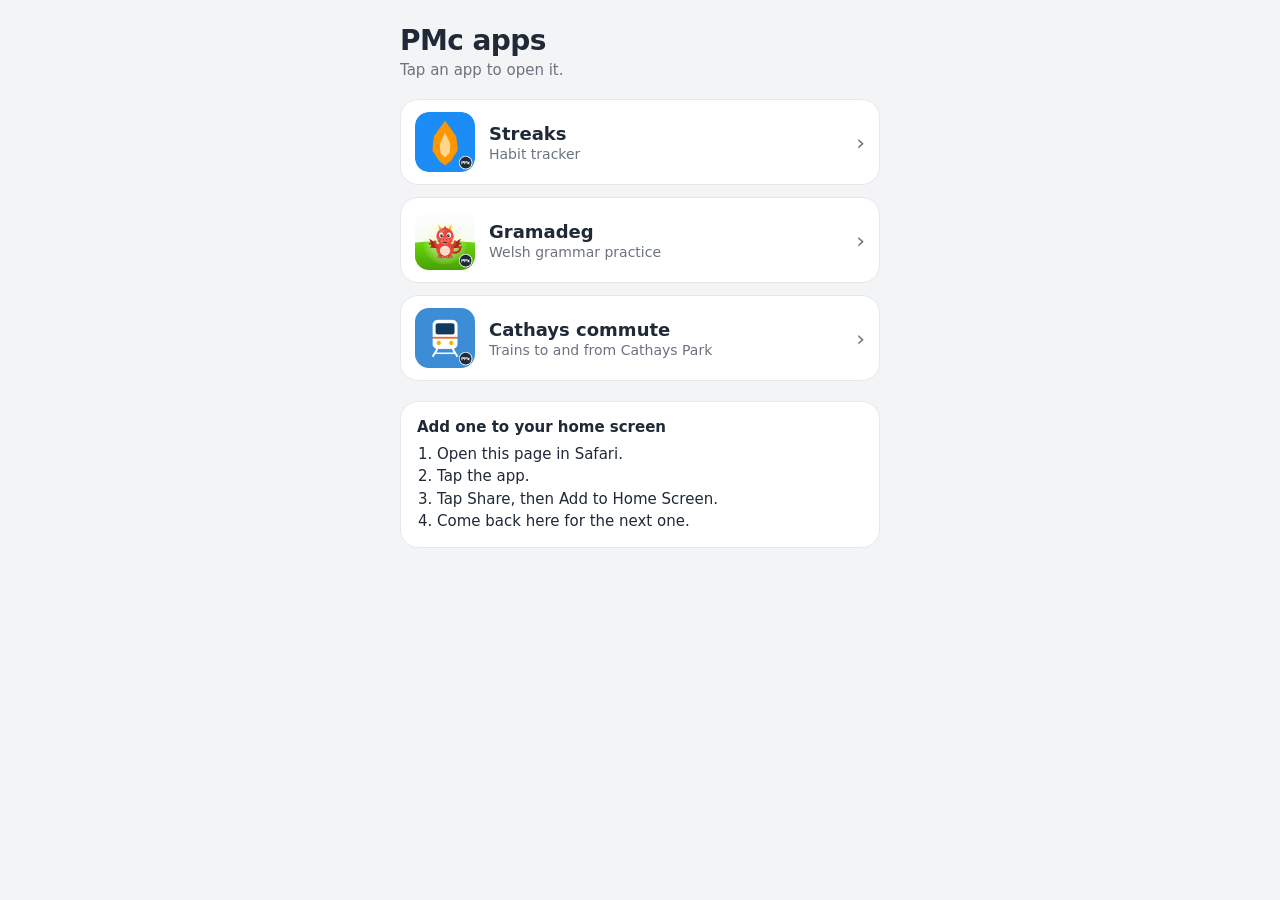
<file: index.html>
<!DOCTYPE html>
<html lang="en">
<head>
<meta charset="utf-8">
<meta name="viewport" content="width=device-width, initial-scale=1, viewport-fit=cover">
<meta name="robots" content="noindex, nofollow, noarchive">
<meta name="theme-color" content="#F3F4F6">
<title>PMc apps</title>
<link rel="icon" type="image/png" href="cathays-commute/icons/favicon.png">
<style>
  :root{--bg:#F3F4F6;--card:#FFFFFF;--ink:#1F2937;--muted:#6B7280;--line:#E5E7EB}
  @media (prefers-color-scheme: dark){:root{--bg:#111827;--card:#1F2937;--ink:#F9FAFB;--muted:#9CA3AF;--line:#374151}}
  *{box-sizing:border-box}
  body{margin:0;background:var(--bg);color:var(--ink);
    font-family:ui-rounded,"SF Pro Rounded",system-ui,-apple-system,"Segoe UI",sans-serif;
    padding:max(24px,env(safe-area-inset-top)) 16px calc(32px + env(safe-area-inset-bottom))}
  .wrap{max-width:480px;margin:0 auto}
  h1{font-size:28px;margin:0 0 4px;letter-spacing:-.02em}
  .sub{color:var(--muted);margin:0 0 20px;font-size:15px}
  a.app{display:flex;align-items:center;gap:14px;background:var(--card);border:1px solid var(--line);
    border-radius:18px;padding:12px 14px;margin-bottom:12px;text-decoration:none;color:inherit}
  a.app img{width:60px;height:60px;border-radius:14px;flex:none}
  .name{font-weight:700;font-size:18px}
  .desc{color:var(--muted);font-size:14px;margin-top:2px}
  .go{margin-left:auto;color:var(--muted);font-size:22px}
  .how{background:var(--card);border:1px solid var(--line);border-radius:18px;padding:14px 16px;font-size:15px;line-height:1.5;margin-top:20px}
  .how b{display:block;margin-bottom:4px}
  .how ol{margin:0;padding-left:20px}
</style>
</head>
<body>
<div class="wrap">
  <h1>PMc apps</h1>
  <p class="sub">Tap an app to open it.</p>

  <a class="app" href="streaks-app/">
    <img src="streaks-app/icons/icon-192.png" alt="">
    <div><div class="name">Streaks</div><div class="desc">Habit tracker</div></div>
    <span class="go">›</span>
  </a>
  <a class="app" href="gramadeg/">
    <img src="gramadeg/icons/icon-192.png" alt="">
    <div><div class="name">Gramadeg</div><div class="desc">Welsh grammar practice</div></div>
    <span class="go">›</span>
  </a>
  <a class="app" href="cathays-commute/">
    <img src="cathays-commute/icons/icon-192.png" alt="">
    <div><div class="name">Cathays commute</div><div class="desc">Trains to and from Cathays Park</div></div>
    <span class="go">›</span>
  </a>

  <div class="how">
    <b>Add one to your home screen</b>
    <ol>
      <li>Open this page in Safari.</li>
      <li>Tap the app.</li>
      <li>Tap Share, then Add to Home Screen.</li>
      <li>Come back here for the next one.</li>
    </ol>
  </div>
</div>
</body>
</html>
</file>
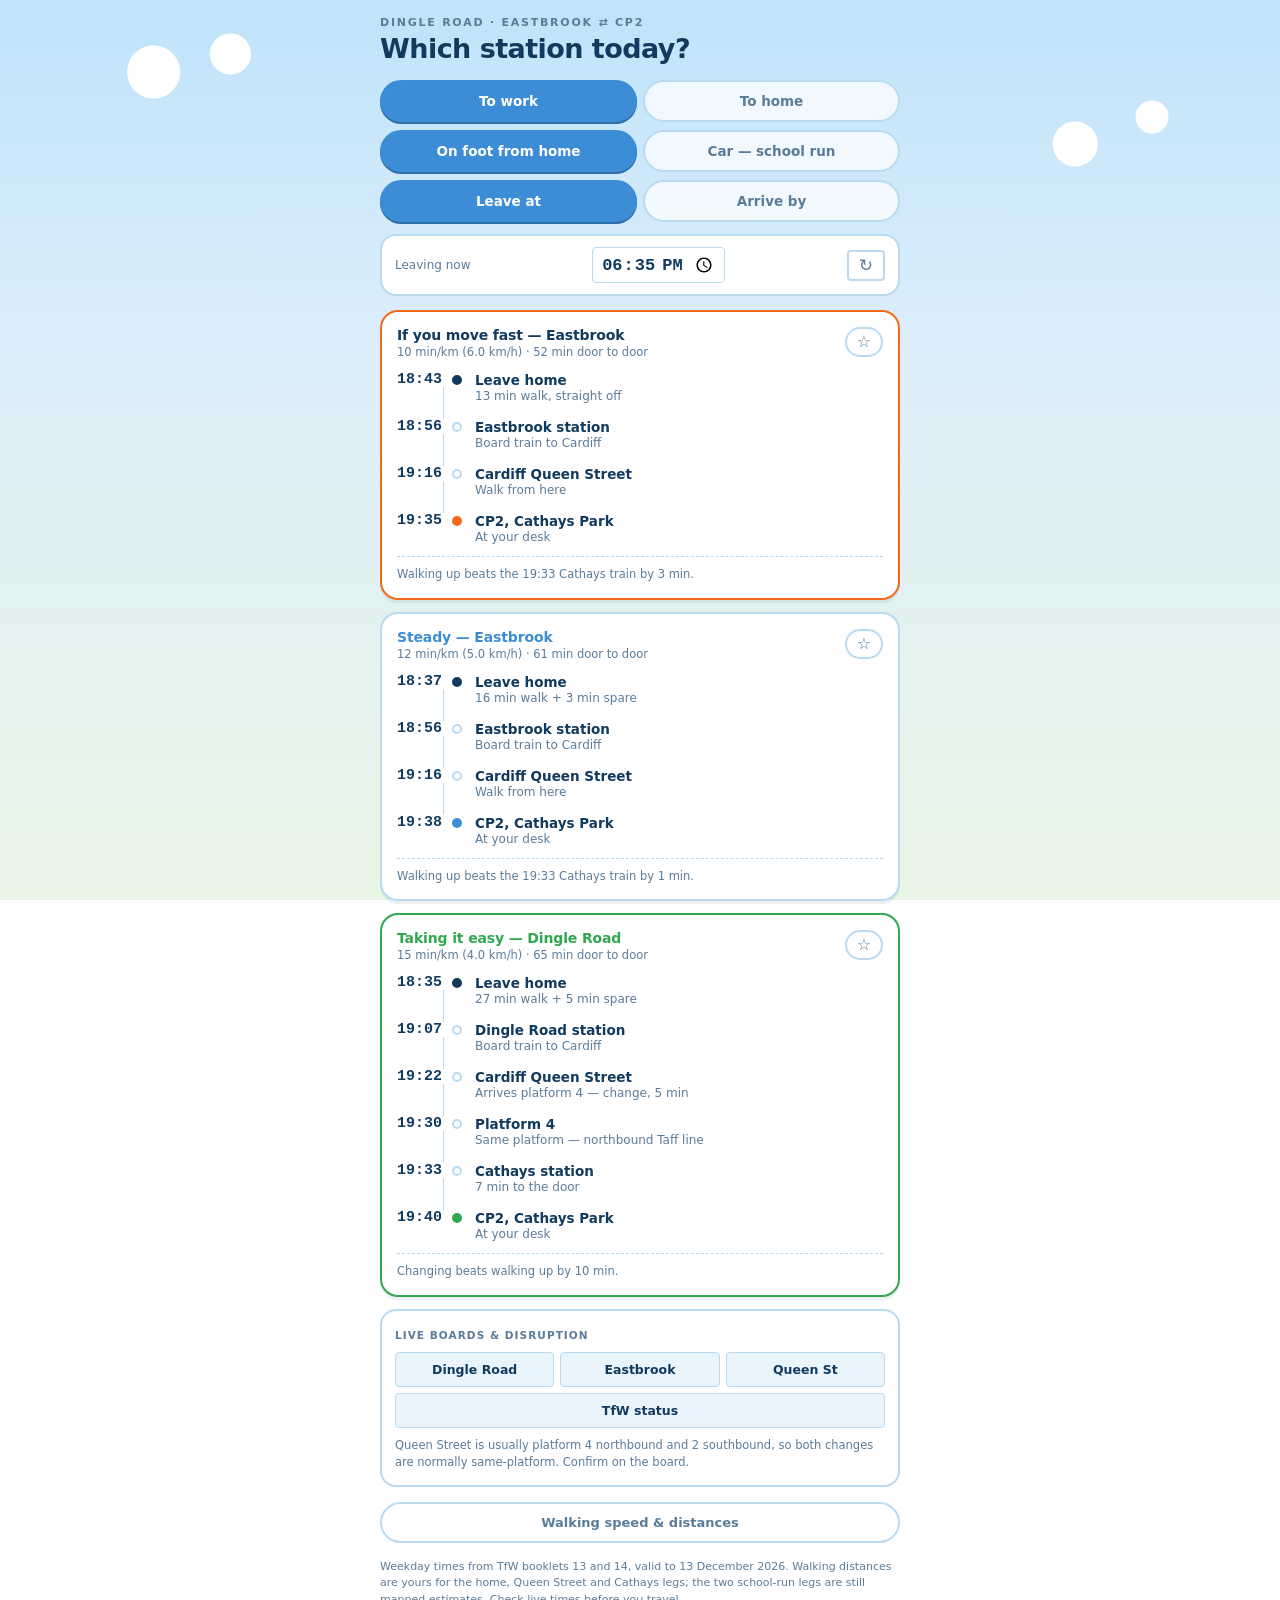
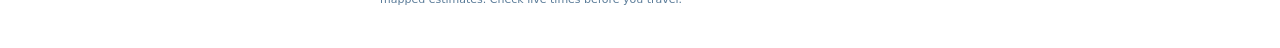
<file: cathays-commute/index.html>
<!DOCTYPE html>
<html lang="en">
<head>
<meta charset="utf-8">
<meta name="viewport" content="width=device-width, initial-scale=1, viewport-fit=cover">
<meta name="apple-mobile-web-app-capable" content="yes">
<meta name="apple-mobile-web-app-status-bar-style" content="default">
<meta name="apple-mobile-web-app-title" content="Cathays">
<meta name="theme-color" content="#BFE3FA">
<meta name="robots" content="noindex, nofollow, noarchive">
<title>Cathays Park commute</title>
<link rel="manifest" href="manifest.json">
<link rel="apple-touch-icon" href="icons/apple-touch-icon.png">
<link rel="icon" type="image/png" href="icons/favicon.png">
<style>
  :root{--stone:#DCEEFB;--ink:#123A5E;--slate:#5B7C99;--hair:#B9DAF0;--card:#FFFFFF;
        --signal:#F2691B;--pin:#F5B301;--go:#2FA84F;--calm:#3C8DD6}
  *{box-sizing:border-box}
  html,body{margin:0;padding:0}
  body{color:var(--ink);
    font-family:ui-rounded,"SF Pro Rounded",ui-sans-serif,system-ui,-apple-system,"Segoe UI",sans-serif;
    padding:max(16px,env(safe-area-inset-top)) 14px calc(40px + env(safe-area-inset-bottom));
    -webkit-text-size-adjust:100%;
    background:
      radial-gradient(circle at 12% 8%, #FFFFFF 0 26px, transparent 27px),
      radial-gradient(circle at 18% 6%, #FFFFFF 0 20px, transparent 21px),
      radial-gradient(circle at 84% 16%, #FFFFFF 0 22px, transparent 23px),
      radial-gradient(circle at 90% 13%, #FFFFFF 0 16px, transparent 17px),
      linear-gradient(#BFE3FA 0%, #DCEEFB 38%, #EAF6E6 100%);
    background-attachment:fixed;background-repeat:no-repeat}
  .wrap{max-width:520px;margin:0 auto}
  .eyebrow{font-size:11px;letter-spacing:.16em;text-transform:uppercase;color:var(--slate);font-weight:700}
  h1{margin:5px 0 16px;font-size:27px;line-height:1.12;font-weight:800;letter-spacing:-.02em}
  .row{display:flex;gap:6px;margin-bottom:8px}
  button{font:inherit}
  .tab{flex:1;padding:11px 4px;font-size:13.5px;font-weight:700;cursor:pointer;
    border:2px solid var(--hair);background:rgba(255,255,255,.75);color:var(--slate);border-radius:999px}
  .tab[aria-selected="true"]{background:var(--calm);color:#fff;border-color:var(--calm);
    box-shadow:0 2px 0 #2E6FA8}
  .panel{background:var(--card);border:2px solid var(--hair);border-radius:16px;padding:11px 13px;
    margin:12px 0 14px;display:flex;align-items:center;justify-content:space-between;gap:10px}
  .mono{font-family:ui-monospace,SFMono-Regular,Menlo,monospace;font-variant-numeric:tabular-nums}
  input[type=time],input[type=number]{font:inherit;border:1px solid var(--hair);border-radius:4px;
    background:var(--card);color:var(--ink);padding:5px 8px}
  input[type=time]{font-family:ui-monospace,Menlo,monospace;font-size:17px;font-weight:700}
  input[type=number]{width:64px;text-align:right;font-variant-numeric:tabular-nums}
  #refresh{border:2px solid var(--hair);border-radius:999px;background:transparent;color:var(--slate);
    border-radius:4px;padding:4px 10px;font-size:17px;line-height:1.1;cursor:pointer}
  #refresh:active{background:var(--ink);color:var(--card)}

  .card{background:var(--card);border:2px solid var(--hair);border-radius:18px;padding:15px;
    margin-bottom:12px;box-shadow:0 3px 0 rgba(18,58,94,.07)}
  .card.t0{border-color:var(--signal)}
  .card
  .card.t1{border-color:var(--calm)}
  .card.t1 h2{color:var(--calm)}
  .card.t2{border-color:var(--go)}
  .card.t2 h2{color:var(--go)}
  .card.t0 .dot.end{background:var(--signal);border-color:var(--signal)}
  .card.t1 .dot.end{background:var(--calm);border-color:var(--calm)}
  .card.t2 .dot.end{background:var(--go);border-color:var(--go)}
  .card.pinned{border:3px solid var(--pin);background:#FFFCF0}
  .head{display:flex;align-items:flex-start;justify-content:space-between;gap:10px}
  .card h2{margin:0;font-size:14px;font-weight:700;letter-spacing:-.01em}
  .paceline{font-size:11.5px;color:var(--slate);margin-top:2px}
  
  .pinned h2{color:var(--pin)}
  .star{flex:0 0 auto;border:2px solid var(--hair);background:#fff;color:var(--slate);
    border-radius:999px;padding:5px 10px;font-size:16px;line-height:1;cursor:pointer}
  .star.on{background:var(--pin);border-color:var(--pin);color:var(--card)}
  .meta{font-size:12px;color:var(--slate)}
  ol.spine{list-style:none;margin:13px 0 0;padding:0}
  ol.spine li{display:flex;gap:13px;position:relative;padding-bottom:16px}
  ol.spine li:last-child{padding-bottom:0}
  ol.spine li:not(:last-child)::before{content:"";position:absolute;left:46px;top:15px;bottom:0;width:1px;background:var(--hair)}
  .t{width:42px;text-align:right;font-size:15px;font-weight:600;line-height:15px}
  .dot{width:10px;height:10px;border-radius:99px;margin-top:3px;flex:0 0 auto;
    background:var(--card);border:2px solid var(--hair);z-index:1}
  .dot.start{background:var(--ink);border-color:var(--ink)}
  .dot.end{background:var(--signal);border-color:var(--signal)}
  .pinned .dot.end{background:var(--pin);border-color:var(--pin)}
  .place{font-size:13.5px;font-weight:600;line-height:16px;display:block}
  .note{font-size:12px;color:var(--slate);margin-top:1px;display:block}
  .verdict{margin-top:12px;padding-top:9px;border-top:1px dashed var(--hair);font-size:11.5px;color:var(--slate);line-height:1.45}
  .pinbar{background:#FFF6D6;border:2px solid var(--pin);border-radius:16px;padding:10px 13px;
    margin-bottom:11px;display:flex;align-items:center;justify-content:space-between;gap:10px}
  .pinbar span{font-size:12px;color:var(--pin);font-weight:600}
  .pinbar button{border:1px solid var(--pin);background:transparent;color:var(--pin);
    border-radius:4px;padding:5px 10px;font-size:12px;font-weight:600;cursor:pointer}

  .settings-btn{margin-top:4px;width:100%;padding:11px;font-size:13px;font-weight:700;color:var(--slate);
    background:rgba(255,255,255,.8);border:2px solid var(--hair);border-radius:999px;cursor:pointer}
  #settings{background:var(--card);border:2px solid var(--hair);
    border-radius:16px;padding:8px 13px 12px;margin-top:8px}
  #settings label{display:flex;align-items:center;justify-content:space-between;gap:10px;padding:6px 0;font-size:13px}
  #settings label span:first-child{flex:1}
  #settings input.isDefault{color:#5F6E6B}
  #settings input.changed{color:var(--ink);font-weight:700;border-color:var(--ink)}
  #settings input::placeholder{color:#5F6E6B}
  .sechead{font-size:10.5px;letter-spacing:.12em;text-transform:uppercase;font-weight:700;
    color:var(--slate);margin:12px 0 2px;padding-top:8px;border-top:1px dashed var(--hair)}
  .sechead:first-child{border-top:none;padding-top:0;margin-top:2px}
  .unit{width:46px;font-size:11.5px;color:var(--slate);text-align:right}
  .setfoot{display:flex;gap:6px;margin-top:12px}
  .setfoot button{flex:1;padding:7px 4px;font-size:12px;font-weight:600;cursor:pointer;
    border:1px solid var(--hair);background:transparent;color:var(--slate);border-radius:4px}
  #setstatus{margin-top:9px;font-size:11.5px;line-height:1.5;color:var(--slate)}
  #setstatus .warn{color:var(--signal);font-weight:600}

  .links{background:var(--card);border:2px solid var(--hair);border-radius:16px;padding:13px;margin-bottom:11px}
  .links .lbl{font-size:10.5px;letter-spacing:.1em;text-transform:uppercase;font-weight:700;color:var(--slate)}
  .links .grid{display:flex;flex-wrap:wrap;gap:6px;margin-top:9px}
  .links a{flex:1 1 30%;text-align:center;padding:9px 6px;font-size:12.5px;font-weight:600;
    text-decoration:none;color:var(--ink);border:1px solid var(--hair);border-radius:4px;background:#EAF4FC}
  .links p{margin:9px 0 0;font-size:11.5px;line-height:1.5;color:var(--slate)}
  footer{font-size:11px;line-height:1.5;color:var(--slate);margin-top:16px}
  .hidden{display:none}
</style>
</head>
<body>
<div class="wrap">
  <div class="eyebrow" id="eyebrow">Dingle Road · Eastbrook ⇄ CP2</div>
  <h1>Which station today?</h1>

  <div class="row" role="tablist">
    <button class="tab" id="dirIn" role="tab" aria-selected="true">To work</button>
    <button class="tab" id="dirOut" role="tab" aria-selected="false">To home</button>
  </div>
  <div class="row" role="tablist">
    <button class="tab" id="origHome" role="tab" aria-selected="true">On foot from home</button>
    <button class="tab" id="origCar" role="tab" aria-selected="false">Car — school run</button>
  </div>
  <div class="row" role="tablist">
    <button class="tab" id="modeNow" role="tab" aria-selected="true">Leave at</button>
    <button class="tab" id="modeArrive" role="tab" aria-selected="false">Arrive by</button>
  </div>

  <div class="panel">
    <span class="meta" id="panelLabel">Leaving now</span>
    <input type="time" id="departAt">
    <input type="time" id="arriveBy" value="09:00" class="hidden">
    <button id="refresh" title="Reset to now">&#8635;</button>
  </div>

  <div id="pinbar"></div>
  <div id="results"></div>

  <button class="settings-btn" id="toggleSettings">Walking speed &amp; distances</button>
  <div id="settings" class="hidden"></div>

  <footer id="foot"></footer>
</div>

<script>
/* ==================================================================
   TIMETABLE DATA — weekdays, Saturday-only columns removed.
   Penarth / Dingle Road / Eastbrook: TfW Booklet 14, valid 14 Sep – 13 Dec 2026.
   Cathays: TfW Booklet 13 (V2), valid 17 May – 13 Dec 2026.
   Times are anchored on Cardiff Central, as the booklets publish it.
   Queen Street is derived: +5 min after Central northbound,
   -6 min before Central southbound (conservative end of the 5–6 min
   spread, so a connection is never shown tighter than it is).
================================================================== */
const NB_PEN=[["0605","0617"],["0635","0647"],["0650","0703"],["0705","0717"],["0720","0733"],["0735","0747"],["0750","0803"],["0805","0817"],["0820","0833"],["0835","0847"],["0850","0903"],["0905","0917"],["0920","0933"],["0935","0948"],["0950","1003"],["1005","1017"],["1020","1033"],["1035","1047"],["1050","1103"],["1105","1117"],["1120","1133"],["1135","1147"],["1150","1203"],["1205","1217"],["1220","1233"],["1235","1247"],["1250","1303"],["1305","1317"],["1320","1333"],["1335","1347"],["1350","1403"],["1405","1417"],["1420","1433"],["1435","1447"],["1450","1503"],["1505","1517"],["1520","1533"],["1535","1547"],["1550","1603"],["1605","1617"],["1620","1633"],["1635","1647"],["1650","1703"],["1705","1717"],["1720","1733"],["1735","1747"],["1750","1803"],["1805","1817"],["1820","1833"],["1835","1847"],["1850","1904"],["1905","1917"],["1935","1947"],["2005","2018"],["2035","2047"],["2105","2117"],["2135","2147"],["2205","2218"],["2235","2249"],["2304","2317"],["2336","2349"]];
const NB_EBK=[["0543","0558"],["0607","0621"],["0626","0641"],["0637","0651"],["0707","0721"],["0726","0741"],["0737","0751"],["0756","0811"],["0807","0821"],["0826","0841"],["0837","0851"],["0856","0911"],["0907","0921"],["0926","0941"],["0937","0952"],["0956","1011"],["1007","1021"],["1026","1041"],["1037","1059"],["1056","1111"],["1107","1121"],["1126","1141"],["1137","1151"],["1156","1211"],["1207","1221"],["1226","1241"],["1237","1251"],["1256","1311"],["1307","1321"],["1326","1341"],["1337","1351"],["1356","1411"],["1407","1421"],["1426","1441"],["1437","1451"],["1456","1511"],["1507","1521"],["1526","1541"],["1537","1551"],["1556","1611"],["1607","1621"],["1626","1641"],["1637","1651"],["1656","1711"],["1707","1721"],["1726","1741"],["1737","1751"],["1756","1811"],["1807","1821"],["1826","1841"],["1837","1851"],["1856","1911"],["1907","1923"],["1937","1953"],["2007","2023"],["2026","2041"],["2056","2111"],["2126","2141"],["2156","2212"],["2224","2236"],["2307","2322"],["2326","2342"]];
const SB_PEN=[["0550","0558","0602"],["0620","0628","0632"],["0632","0643","0647"],["0650","0658","0702"],["0705","0713","0717"],["0720","0728","0732"],["0735","0743","0747"],["0750","0758","0802"],["0805","0813","0817"],["0820","0828","0832"],["0835","0843","0847"],["0850","0858","0902"],["0905","0913","0917"],["0920","0928","0932"],["0935","0943","0947"],["0950","0958","1002"],["1005","1013","1017"],["1020","1028","1032"],["1035","1043","1047"],["1050","1058","1103"],["1105","1113","1117"],["1120","1128","1133"],["1135","1143","1148"],["1150","1158","1203"],["1205","1213","1218"],["1220","1228","1233"],["1235","1243","1248"],["1250","1258","1303"],["1305","1313","1318"],["1320","1328","1333"],["1335","1343","1348"],["1350","1358","1403"],["1405","1413","1418"],["1420","1428","1433"],["1435","1443","1448"],["1450","1458","1503"],["1505","1513","1518"],["1520","1528","1533"],["1535","1543","1548"],["1550","1558","1603"],["1605","1613","1618"],["1620","1628","1633"],["1635","1643","1648"],["1650","1658","1703"],["1705","1713","1718"],["1720","1728","1733"],["1735","1743","1748"],["1750","1758","1803"],["1805","1813","1818"],["1820","1828","1833"],["1835","1843","1847"],["1850","1858","1902"],["1905","1913","1917"],["1935","1943","1948"],["2005","2013","2017"],["2035","2043","2047"],["2105","2113","2117"],["2135","2143","2147"],["2205","2213","2218"],["2248","2257","2301"],["2305","2313","2318"]];
const SB_EBK=[["0515","0526"],["0529","0540"],["0539","0549"],["0610","0621"],["0629","0640"],["0637","0648"],["0659","0710"],["0709","0720"],["0729","0740"],["0739","0749"],["0759","0810"],["0809","0820"],["0829","0840"],["0839","0849"],["0859","0910"],["0909","0920"],["0929","0940"],["0938","0949"],["0959","1010"],["1009","1020"],["1029","1040"],["1039","1049"],["1059","1110"],["1109","1120"],["1129","1140"],["1139","1149"],["1159","1210"],["1229","1240"],["1239","1249"],["1259","1310"],["1309","1320"],["1329","1340"],["1339","1349"],["1359","1410"],["1409","1420"],["1429","1440"],["1439","1449"],["1459","1510"],["1509","1520"],["1529","1540"],["1539","1549"],["1559","1610"],["1609","1620"],["1629","1640"],["1639","1649"],["1659","1710"],["1709","1720"],["1729","1740"],["1739","1749"],["1759","1810"],["1809","1820"],["1829","1840"],["1839","1849"],["1909","1920"],["1939","1949"],["1959","2010"],["2039","2049"],["2058","2109"],["2139","2149"],["2212","2223"],["2240","2250"],["2330","2341"]];
const CATH_NB=["0536","0603","0607","0615","0633","0637","0645","0703","0707","0715","0733","0737","0745","0803","0807","0815","0833","0837","0845","0903","0907","0915","0933","0937","0945","1003","1007","1015","1033","1037","1045","1103","1107","1115","1133","1137","1145","1203","1207","1215","1233","1237","1245","1303","1307","1315","1333","1337","1345","1403","1407","1415","1433","1437","1445","1503","1507","1515","1533","1537","1545","1603","1607","1615","1633","1637","1645","1703","1707","1715","1733","1737","1745","1803","1807","1815","1833","1837","1845","1903","1907","1915","1933","1937","1945","2003","2007","2015","2033","2039","2045","2106","2115","2137","2145","2206","2215","2232","2236","2245","2307","2315","2335","2349","2352"];
const CATH_SB=["0539","0608","0626","0645","0702","0708","0715","0732","0738","0745","0802","0808","0815","0832","0838","0845","0902","0908","0915","0932","0938","0945","1002","1008","1015","1032","1038","1045","1102","1108","1115","1132","1138","1145","1202","1208","1215","1232","1238","1245","1302","1308","1315","1332","1337","1345","1402","1408","1415","1432","1438","1445","1502","1508","1515","1532","1538","1545","1602","1608","1615","1632","1638","1645","1702","1708","1715","1732","1738","1745","1802","1808","1815","1832","1838","1845","1902","1908","1915","1932","1938","1945","2002","2008","2015","2032","2038","2045","2059","2108","2115","2132","2138","2145","2208","2215","2232","2245"];

const QS_AFTER_CDF=5, QS_BEFORE_CDF=6, CYS_NB_LEAD=3, CYS_SB_RUN=5;
const QS_PLAT_NB="4", QS_PLAT_SB="2";

/* ---- Walking legs, in km. Straight-line distance between mapped
   points × 1.25 for real street routing. Adjustable below. ---- */
const DIST={
  dHomeDingle:1.8, dHomeEastbrook:1.3,   // measured
  dCarDingle:0.45, dCarPenarth:0.62,     // still mapped estimates
  dQueenSt:1.7,    dCathays:0.3          // measured
};
/* Three walking paces in min/km, set directly rather than derived. */
const DEFAULTS={paceFast:10, paceSteady:12, paceEasy:15,
                doorTime:2, buffer:3, change:4, ...DIST};

const TIERS=[
  {id:"fast",  name:"If you move fast", pk:"paceFast",   buffer:0, chgK:0.5,
   blurb:"no hanging about"},
  {id:"steady",name:"Steady",           pk:"paceSteady", buffer:1, chgK:1,
   blurb:"normal pace"},
  {id:"easy",  name:"Taking it easy",   pk:"paceEasy",   buffer:1.6, chgK:1.25,
   blurb:"unhurried, with slack"}
];
const paceOf=T=>cfg[T.pk];

const toMin=t=>+t.slice(0,2)*60 + +t.slice(2);
const fmt=m=>{const x=((m%1440)+1440)%1440;
  return String(Math.floor(x/60)).padStart(2,"0")+":"+String(x%60).padStart(2,"0")};
const CNB=CATH_NB.map(toMin), CSB=CATH_SB.map(toMin);

/* ---------- settings ---------- */
const KEY="cathaysCfg10", PINKEY="cathaysPin1";
let storageOK=true, cfg={...DEFAULTS};
const FIELDS=[
  ["§Walking pace"],
  ["paceFast","Moving fast","min/km"],
  ["paceSteady","Steady","min/km"],
  ["paceEasy","Taking it easy","min/km"],
  ["§Distances"],
  ["dHomeEastbrook","Home to Eastbrook","km"],
  ["dHomeDingle","Home to Dingle Road","km"],
  ["dCarDingle","Car (school) to Dingle Road","km"],
  ["dCarPenarth","Car (school) to Penarth","km"],
  ["dQueenSt","Queen Street to CP2","km"],
  ["dCathays","Cathays station to CP2","km"],
  ["§Fixed times"],
  ["doorTime","Getting into CP2","min"],
  ["buffer","Spare time at the station","min"],
  ["change","Change at Queen Street","min"]
];
const KEYS=FIELDS.filter(f=>f.length>1).map(f=>f[0]);
const isDist=k=>k.startsWith("d")&&k!=="doorTime";

(function load(){
  try{
    const q=new URLSearchParams(location.hash.replace(/^#/,""));
    const w=q.get("w");
    if(w){ const v=w.split("."); let ok=false;
      KEYS.forEach((k,i)=>{ const n=parseFloat(v[i]);
        if(!isNaN(n)&&n>=0&&n<=200){cfg[k]=n;ok=true;} });
      if(ok) return; }
  }catch(e){}
  try{ const s=localStorage.getItem(KEY); if(s) cfg={...cfg,...JSON.parse(s)}; }
  catch(e){ storageOK=false; }
})();
function save(){ try{ localStorage.setItem(KEY,JSON.stringify(cfg)); storageOK=true; }
                 catch(e){ storageOK=false; } }
const encode=()=>"w="+KEYS.map(k=>cfg[k]).join(".");

/* ---------- pin ---------- */
const PIN_MINS=30;
let pin=null;
try{ const s=localStorage.getItem(PINKEY); if(s) pin=JSON.parse(s); }catch(e){}
function pinAlive(){
  if(!pin) return false;
  const age=(Date.now()-pin.at)/60000;
  if(age>PIN_MINS){ pin=null; try{localStorage.removeItem(PINKEY)}catch(e){} return false; }
  return true;
}
function setPin(p){ pin=p; try{ p?localStorage.setItem(PINKEY,JSON.stringify(p))
                                 :localStorage.removeItem(PINKEY); }catch(e){} }

/* ---------- state ---------- */
let mode="now", direction="in", origin="home", departTouched=false;
const nowMin=()=>{const d=new Date();return d.getHours()*60+d.getMinutes()};
const departField=()=>document.getElementById("departAt");
const departValue=()=>{const v=departField().value; return v?toMin(v.replace(":","")):nowMin()};

const stations=()=> origin==="car" ? ["Dingle Road","Penarth"] : ["Dingle Road","Eastbrook"];
function distFor(st){
  if(origin==="car") return st==="Penarth"?cfg.dCarPenarth:cfg.dCarDingle;
  return st==="Eastbrook"?cfg.dHomeEastbrook:cfg.dHomeDingle;
}
/* minutes to walk a distance at a tier's pace */
const wk=(km,T)=>Math.max(1,Math.round(km*paceOf(T)));
const buf=T=>Math.round(cfg.buffer*T.buffer);
const chg=T=>Math.max(1,Math.round(cfg.change*T.chgK));

/* ---------- outbound ---------- */
function buildOut(st,T){
  const walk=wk(distFor(st),T), src=st==="Eastbrook"?NB_EBK:NB_PEN;
  const qsWalk=wk(cfg.dQueenSt,T)+cfg.doorTime, cyWalk=wk(cfg.dCathays,T)+cfg.doorTime;
  return src.map(rec=>{
    const cdf=toMin(rec[1]);
    const dep=st==="Dingle Road"?toMin(rec[0])+2:toMin(rec[0]);
    const qs=cdf+QS_AFTER_CDF;
    const leave=dep-walk-buf(T);
    const walkArr=qs+qsWalk;
    const c=CNB.find(x=>x-CYS_NB_LEAD>=qs+chg(T));
    const trainArr=c!=null?c+cyWalk:null;
    const useTrain=trainArr!=null&&trainArr<walkArr;
    const arrive=useTrain?trainArr:walkArr;
    return {leave,dep,qs,walkArr,trainArr,cathays:c??null,
            qsDep:c!=null?c-CYS_NB_LEAD:null,arrive,
            route:useTrain?"change":"walk",door:arrive-leave,walk,qsWalk,cyWalk};
  });
}
/* ---------- return ---------- */
function buildBack(st,T){
  const walk=wk(distFor(st),T), src=st==="Eastbrook"?SB_EBK:SB_PEN;
  const qsWalk=wk(cfg.dQueenSt,T), cyWalk=wk(cfg.dCathays,T);
  return src.map(rec=>{
    const qsDep=toMin(rec[0])-QS_BEFORE_CDF;
    const arrSt=st==="Eastbrook"?toMin(rec[1]):st==="Dingle Road"?toMin(rec[1]):toMin(rec[2]);
    const byWalk=qsDep-qsWalk-buf(T);
    const hop=CSB.filter(c=>c+CYS_SB_RUN+chg(T)<=qsDep).pop();
    const byHop=hop!=null?hop-cyWalk-buf(T):-Infinity;
    const useHop=byHop>byWalk;
    const leave=useHop?byHop:byWalk;
    const arrive=arrSt+walk;
    return {leave,dep:qsDep,arrSt,arrive,door:arrive-leave,walk,qsWalk,cyWalk,
            useHop,hop,gain:byHop-byWalk};
  });
}
function pick(list){
  if(mode==="now"){ const from=departValue();
    return list.filter(o=>o.leave>=from).sort((a,b)=>a.arrive-b.arrive)[0]||null; }
  const tgt=toMin(document.getElementById("arriveBy").value.replace(":",""));
  return list.filter(o=>o.arrive<=tgt).sort((a,b)=>b.leave-a.leave)[0]||null;
}

/* ---------- rendering ---------- */
const START=()=>origin==="car"?"Leave the car":"Leave home";
const END=()=>origin==="car"?"Back at the car":"Home";
const ENDN=()=>origin==="car"?"Where you parked":"Front door";
const spine=rows=>"<ol class=spine>"+rows.map(r=>
  `<li><span class="t mono">${fmt(r[0])}</span><span class="dot ${r[3]||""}"></span>
   <span style="flex:1;min-width:0"><span class=place>${r[1]}</span><span class=note>${r[2]}</span></span></li>`
).join("")+"</ol>";

function rowsOut(st,o,T){
  const r=[[o.leave,START(),o.walk+" min walk"+(buf(T)?" + "+buf(T)+" min spare":", straight off"),"start"],
           [o.dep,st+" station","Board train to Cardiff",""],
           [o.qs,"Cardiff Queen Street",o.route==="change"
             ?"Arrives platform "+QS_PLAT_NB+" — change, "+chg(T)+" min":"Walk from here",""]];
  if(o.route==="change"){
    r.push([o.qsDep,"Platform "+QS_PLAT_NB,"Same platform — northbound Taff line",""]);
    r.push([o.cathays,"Cathays station",o.cyWalk+" min to the door",""]);
  }
  r.push([o.arrive,"CP2, Cathays Park","At your desk","end"]);
  return r;
}
function rowsBack(st,o,T){
  return o.useHop?[
    [o.leave,"Leave CP2",o.cyWalk+" min walk"+(buf(T)?" + "+buf(T)+" min spare":", straight off"),"start"],
    [o.hop,"Cathays station","One stop down",""],
    [o.hop+CYS_SB_RUN,"Cardiff Queen Street","Platform "+QS_PLAT_SB+" — change, "+(o.dep-o.hop-CYS_SB_RUN)+" min",""],
    [o.dep,"Platform "+QS_PLAT_SB,"Same platform — southbound",""],
    [o.arrSt,st+" station",o.walk+" min walk",""],
    [o.arrive,END(),ENDN(),"end"]
  ]:[
    [o.leave,"Leave CP2",o.qsWalk+" min walk"+(buf(T)?" + "+buf(T)+" min spare":", straight off"),"start"],
    [o.dep,"Cardiff Queen Street","Platform "+QS_PLAT_SB,""],
    [o.arrSt,st+" station",o.walk+" min walk",""],
    [o.arrive,END(),ENDN(),"end"]
  ];
}

function card(T,idx,st,o,pinned){
  const pace=paceOf(T), kmh=(60/pace).toFixed(1);
  if(!o) return `<div class="card"><div class=head><div>
    <h2>${T.name}</h2><div class=paceline>${pace} min/km · ${T.blurb}</div></div></div>
    <div class=meta style="margin-top:9px">Nothing catchable at this pace.</div></div>`;
  const rows=direction==="in"?rowsOut(st,o,T):rowsBack(st,o,T);
  const id=[direction,origin,T.id,st,o.dep].join("|");
  return `<div class="card ${pinned?"pinned":"t"+idx}">
    <div class=head>
      <div><h2>${T.name} — ${direction==="in"?st:"home via "+st}</h2>
      <div class=paceline>${pace} min/km (${kmh} km/h) · ${o.door} min door to door</div></div>
      <button class="star ${pinned?"on":""}" data-pin="${id}"
        title="${pinned?"Unpin":"Pin this for 30 min"}">${pinned?"★":"☆"}</button>
    </div>
    ${spine(rows)}
    <div class=verdict>${verdict(o,T)}</div></div>`;
}
function verdict(o,T){
  if(direction==="in")
    return o.route==="change"?`Changing beats walking up by ${o.walkArr-o.trainArr} min.`
      :o.trainArr==null?"No onward Cathays train — walking up from Queen Street."
      :`Walking up beats the ${fmt(o.cathays)} Cathays train by ${o.trainArr-o.walkArr} min.`;
  return o.useHop?`Riding down from Cathays buys ${o.gain} min at your desk.`
    :"Walking to Queen Street beats the Cathays hop.";
}

const CRS={"Dingle Road":"DGL","Penarth":"PEN","Eastbrook":"EBK"};
const rtt=c=>"https://www.realtimetrains.co.uk/search/simple/gb-nr:"+c;
function liveLinks(sts){
  const b=direction==="in"?sts.map(s=>[s,CRS[s]]).concat([["Queen St","CDQ"]])
                          :[["Queen St","CDQ"],["Cathays","CYS"]].concat(sts.map(s=>[s,CRS[s]]));
  return `<div class=links><span class=lbl>Live boards &amp; disruption</span>
   <div class=grid>${b.map(([n,c])=>`<a href="${rtt(c)}" target="_blank" rel="noopener">${n}</a>`).join("")}
   <a href="https://tfw.wales/service-status" target="_blank" rel="noopener">TfW status</a></div>
   <p>Queen Street is usually platform ${QS_PLAT_NB} northbound and ${QS_PLAT_SB} southbound,
   so both changes are normally same-platform. Confirm on the board.</p></div>`;
}

function render(){
  if(mode==="now"&&!departTouched&&!pinAlive()) departField().value=fmt(nowMin());
  document.getElementById("panelLabel").textContent =
      mode==="now"?(departTouched?"Leaving after":"Leaving now")
    : direction==="in"?"At my desk by":origin==="car"?"At the car by":"Home by";
  document.getElementById("eyebrow").textContent =
    (origin==="car"?"Dingle Road · Penarth":"Dingle Road · Eastbrook")+" ⇄ CP2";

  const sts=stations(), build=direction==="in"?buildOut:buildBack;
  let html="", bar="";

  if(pinAlive()){
    const [pd,po,pt,pst,pdep]=pin.id.split("|");
    const left=Math.max(0,PIN_MINS-Math.round((Date.now()-pin.at)/60000));
    bar=`<div class=pinbar><span>Locked on your ${fmt(+pdep)} — ${left} min left</span>
         <button id=unpin>Unpin</button></div>`;
    const T=TIERS.find(t=>t.id===pt)||TIERS[1];
    const o=build(pst,T).find(x=>x.dep===+pdep);
    if(o) html+=card(T,0,pst,o,true);
  }

  TIERS.forEach((T,i)=>{
    const opts=sts.map(s=>{const o=pick(build(s,T));return o?{s,o}:null}).filter(Boolean);
    opts.sort((a,b)=>(a.o.arrive-b.o.arrive)||(a.o.door-b.o.door));
    const best=opts[0];
    html+=card(T,i,best?best.s:sts[0],best?best.o:null,false);
  });

  document.getElementById("pinbar").innerHTML=bar;
  document.getElementById("results").innerHTML=html+liveLinks(sts);
  document.querySelectorAll("[data-pin]").forEach(b=>b.onclick=()=>{
    const id=b.getAttribute("data-pin");
    if(pinAlive()&&pin.id===id) setPin(null); else setPin({id,at:Date.now()});
    render();
  });
  const up=document.getElementById("unpin");
  if(up) up.onclick=()=>{setPin(null);render()};

  document.getElementById("foot").innerHTML=
   "Weekday times from TfW booklets 13 and 14, valid to 13 December 2026. "+
   "Walking distances are yours for the home, Queen Street and Cathays legs; the two "+
   "school-run legs are still mapped estimates. Check live times before you travel.";
  paint();
}

/* ---------- settings UI ---------- */
document.getElementById("settings").innerHTML = FIELDS.map(f=>{
  if(f.length===1) return `<div class=sechead>${f[0].slice(1)}</div>`;
  const [k,l,u]=f;
  return `<label><span>${l}</span>
    <input type=number inputmode=decimal step="${isDist(k)?"0.1":"1"}"
      min=0 id="f_${k}" value="${cfg[k]}"><span class=unit>${u}</span></label>`;
}).join("")
 + `<div class=setfoot><button id=copyLink>Copy link with my settings</button>
      <button id=resetAll>Reset all</button></div><div id=setstatus></div>`;

function paint(){
  const changed=KEYS.filter(k=>cfg[k]!==DEFAULTS[k]).length;
  const el=document.getElementById("setstatus");
  if(el) el.innerHTML = !storageOK
    ? `<span class=warn>This device is blocking storage.</span> Changes work now but won't survive a restart — use "Copy link with my settings".`
    : changed===0
      ? `Grey figures are the defaults. ${cfg.paceFast}/${cfg.paceSteady}/${cfg.paceEasy} min/km is `+
        `${(60/cfg.paceFast).toFixed(1)}/${(60/cfg.paceSteady).toFixed(1)}/${(60/cfg.paceEasy).toFixed(1)} km/h.`
      : `${changed} adjusted, held on this device. Safari can clear that after weeks unused — the link button makes it permanent.`;
  KEYS.forEach(k=>{const i=document.getElementById("f_"+k); if(!i) return;
    const def=cfg[k]===DEFAULTS[k];
    i.classList.toggle("isDefault",def); i.classList.toggle("changed",!def);});
}
KEYS.forEach(k=>document.getElementById("f_"+k).addEventListener("input",ev=>{
  const n=parseFloat(ev.target.value);
  cfg[k]=isNaN(n)?DEFAULTS[k]:Math.max(0,n); save(); render();
}));
document.getElementById("resetAll").onclick=()=>{
  cfg={...DEFAULTS}; KEYS.forEach(k=>document.getElementById("f_"+k).value=cfg[k]);
  try{localStorage.removeItem(KEY)}catch(e){}
  history.replaceState(null,"",location.pathname+location.search); save(); render();
};
document.getElementById("copyLink").onclick=e=>{
  history.replaceState(null,"",location.pathname+location.search+"#"+encode());
  const b=e.target,was=b.textContent;
  b.textContent="In the address bar — re-add to Home Screen";
  setTimeout(()=>b.textContent=was,2600);
};

/* ---------- wiring ---------- */
const sel=(id,on)=>document.getElementById(id).setAttribute("aria-selected",on?"true":"false");
document.getElementById("modeNow").onclick=()=>{mode="now";sel("modeNow",1);sel("modeArrive",0);
  departField().classList.remove("hidden");
  document.getElementById("arriveBy").classList.add("hidden");render()};
document.getElementById("modeArrive").onclick=()=>{mode="arrive";sel("modeNow",0);sel("modeArrive",1);
  departField().classList.add("hidden");
  document.getElementById("arriveBy").classList.remove("hidden");render()};
document.getElementById("arriveBy").addEventListener("input",render);
departField().addEventListener("input",()=>{departTouched=true;render()});
document.getElementById("dirIn").onclick=()=>{direction="in";sel("dirIn",1);sel("dirOut",0);render()};
document.getElementById("dirOut").onclick=()=>{direction="out";sel("dirIn",0);sel("dirOut",1);render()};
document.getElementById("origHome").onclick=()=>{origin="home";sel("origHome",1);sel("origCar",0);render()};
document.getElementById("origCar").onclick=()=>{origin="car";sel("origHome",0);sel("origCar",1);render()};
document.getElementById("toggleSettings").onclick=e=>{
  const h=document.getElementById("settings").classList.toggle("hidden");
  e.target.textContent=h?"Walking speed & distances":"Hide settings"};
document.getElementById("refresh").onclick=()=>{
  const b=document.getElementById("refresh");
  b.style.transition="transform .4s";b.style.transform="rotate(360deg)";
  setTimeout(()=>{b.style.transition="";b.style.transform=""},420);
  departTouched=false; setPin(null); departField().value=fmt(nowMin()); render();};

render();
setInterval(()=>{ if(pinAlive()){render();return;}
                  if(!departTouched||mode!=="now") render(); },20000);
document.addEventListener("visibilitychange",()=>{if(!document.hidden)render()});
if('serviceWorker' in navigator){navigator.serviceWorker.register('sw.js',{updateViaCache:'none'}).catch(()=>{});}
</script>
</body>
</html>
</file>
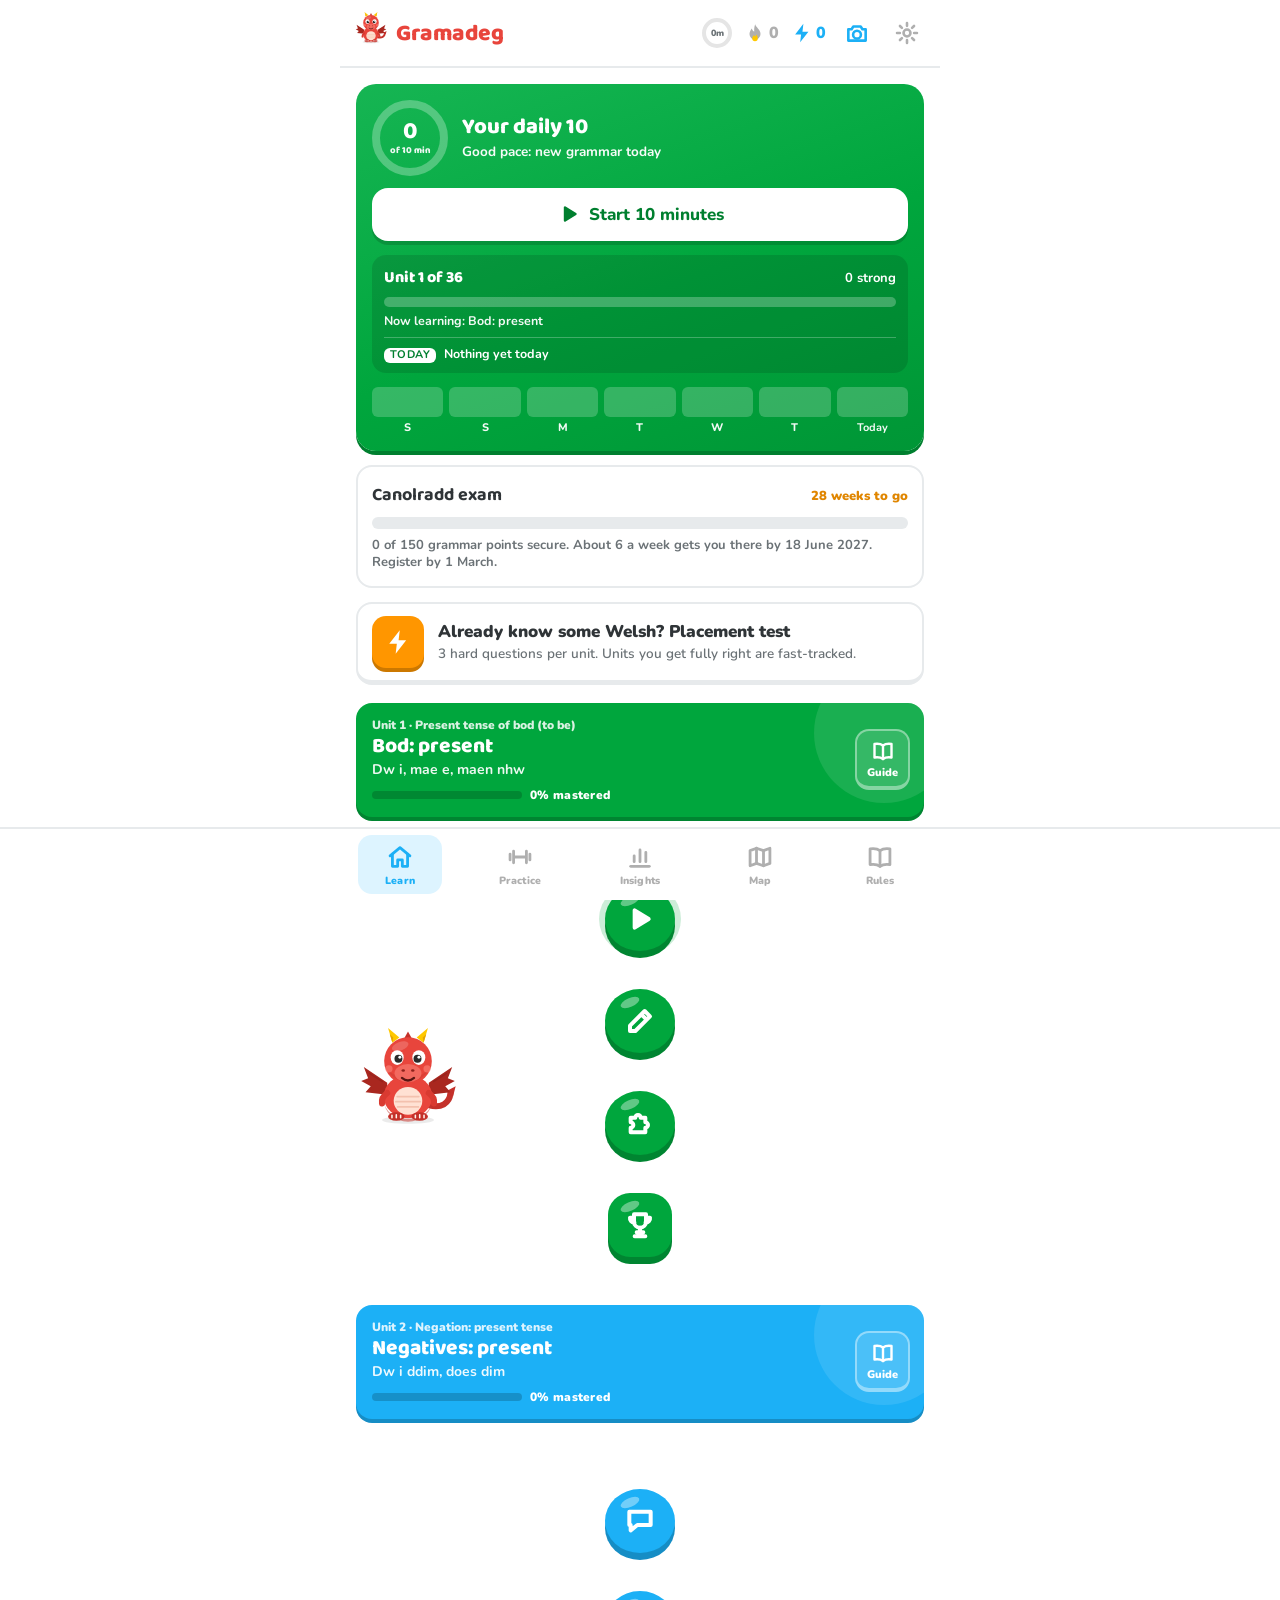
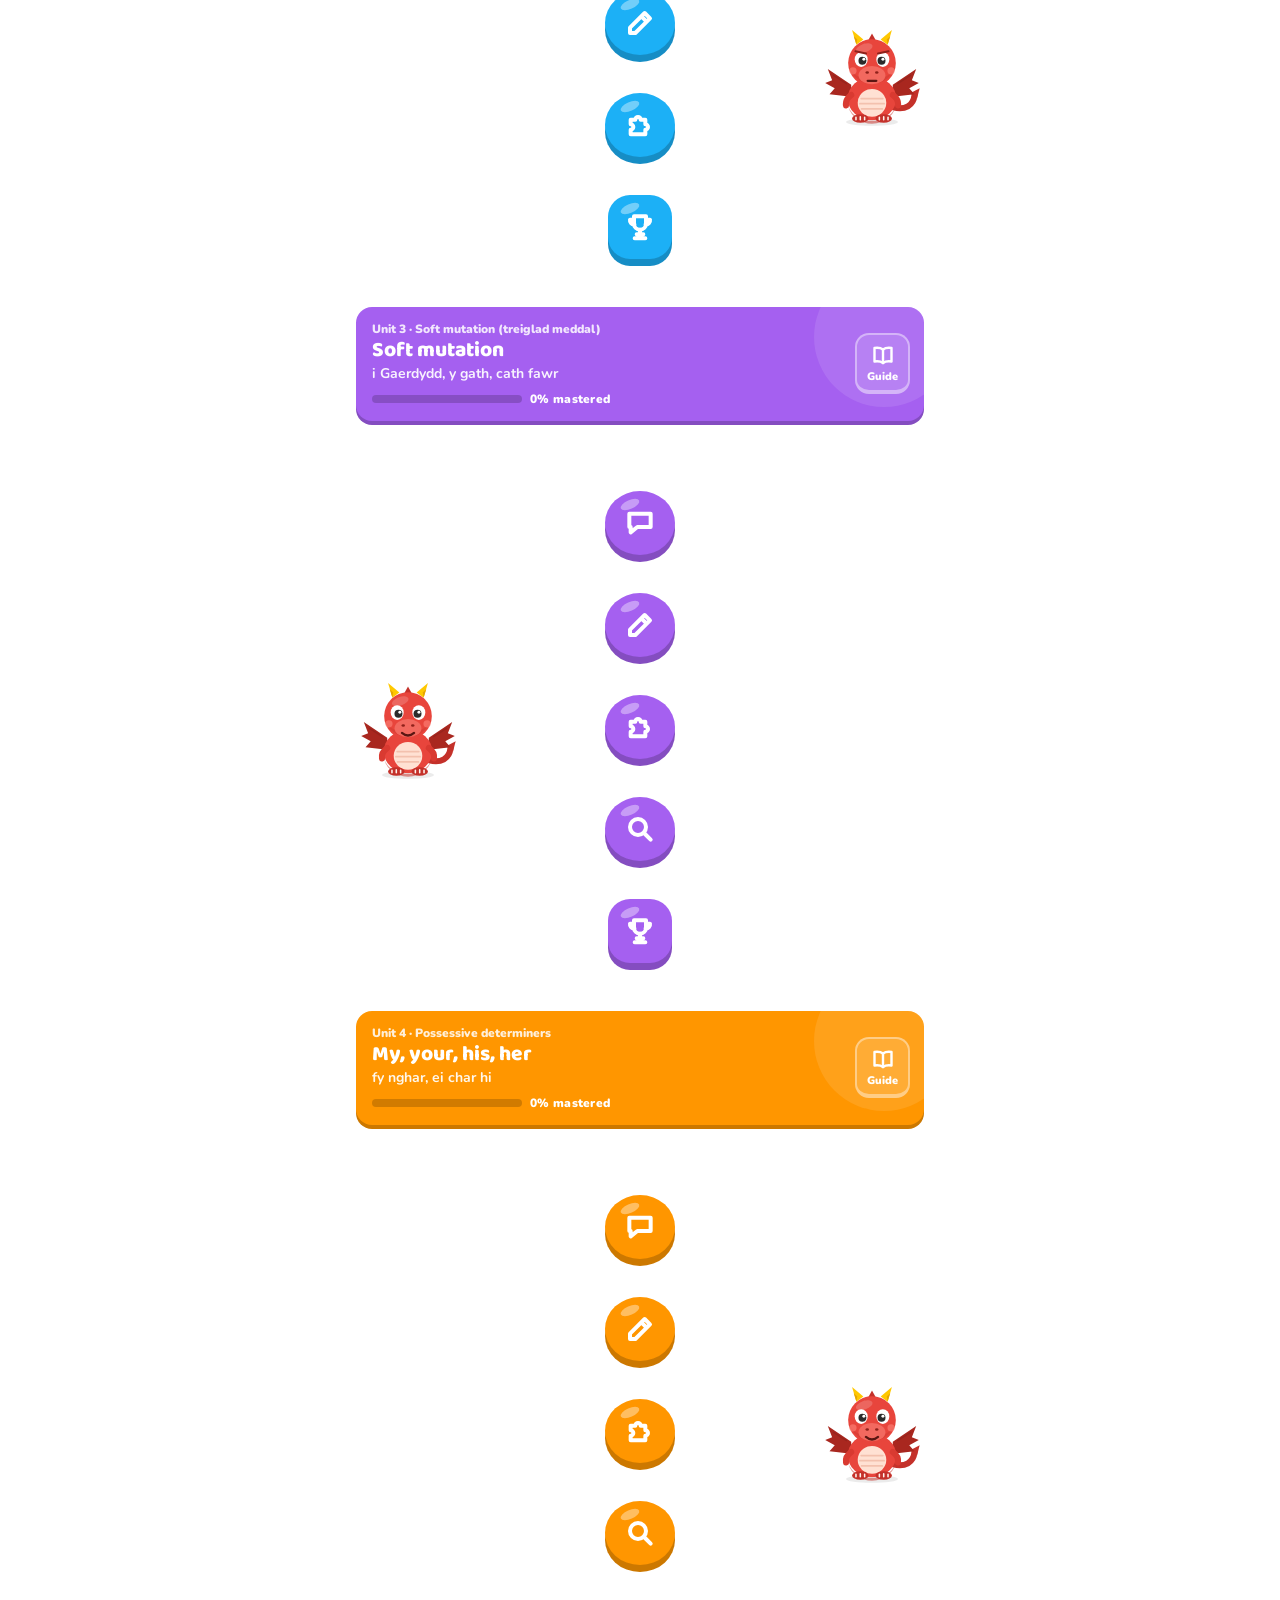
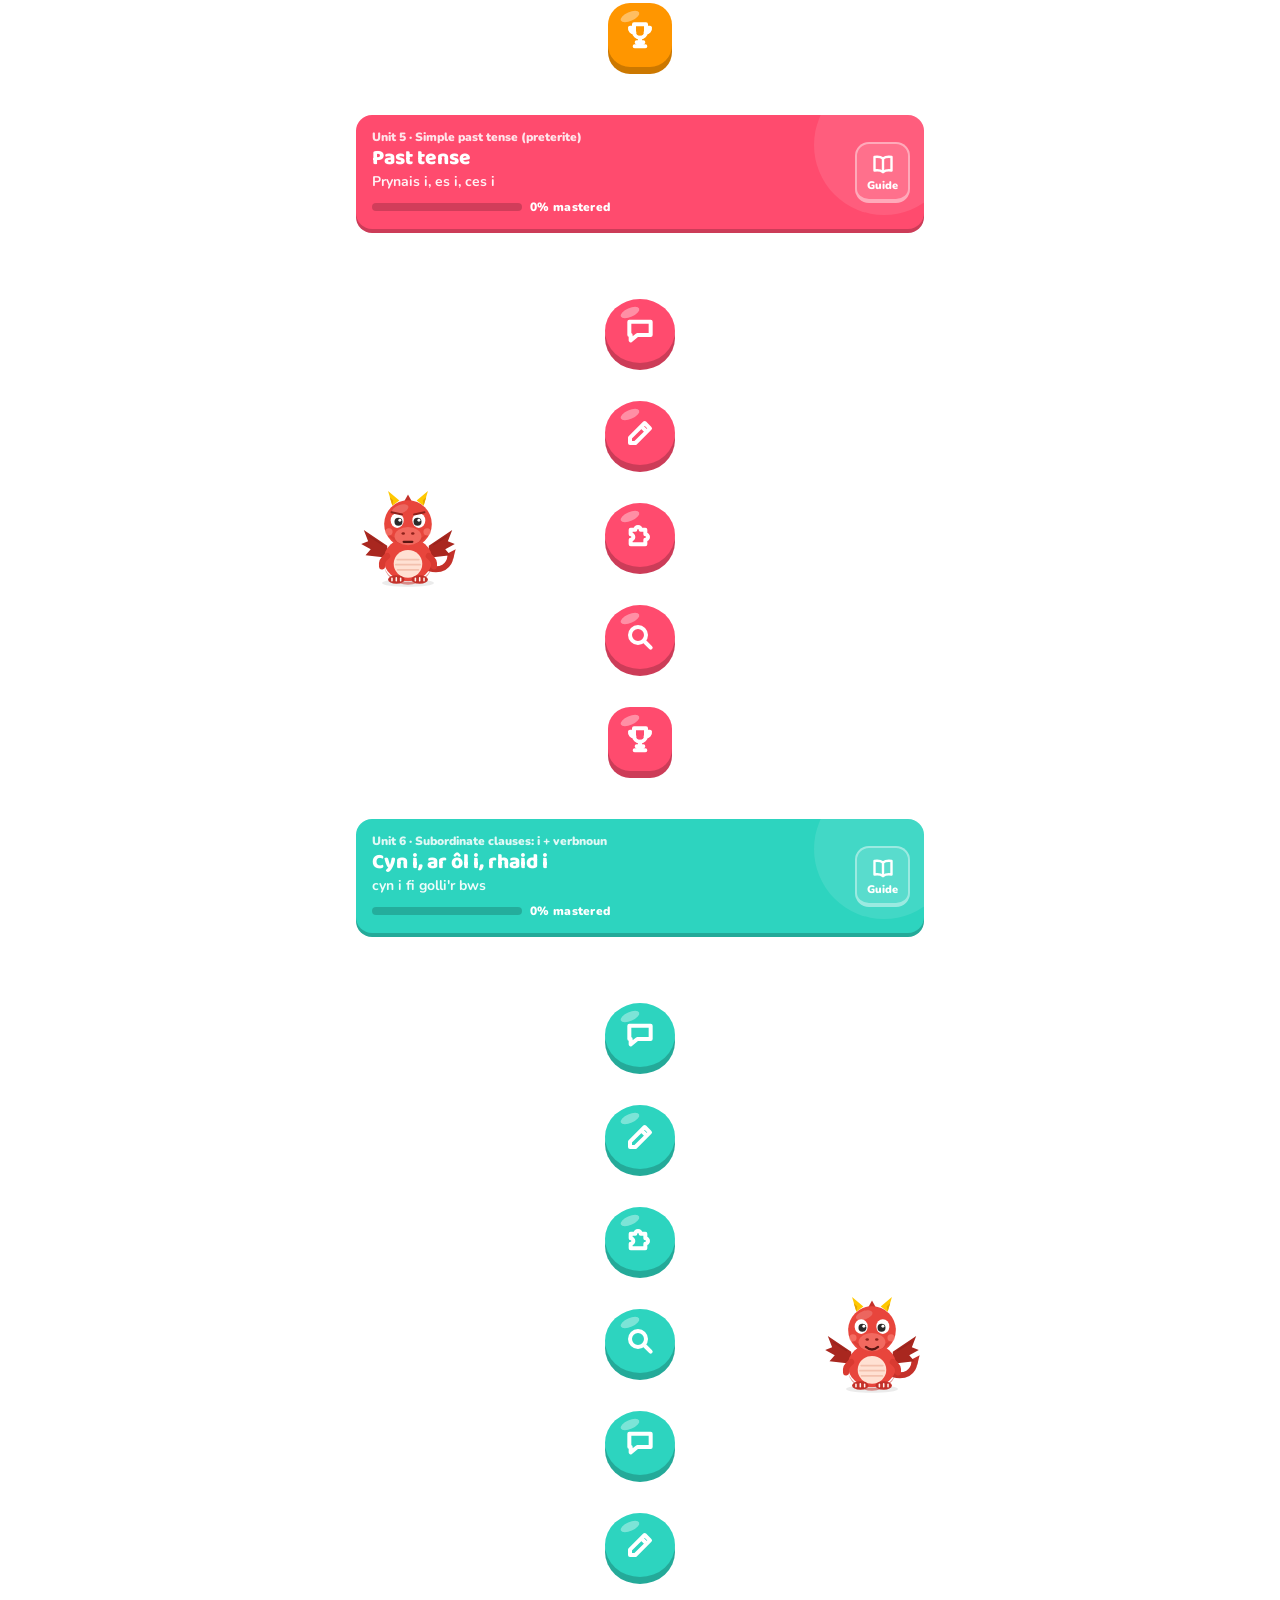
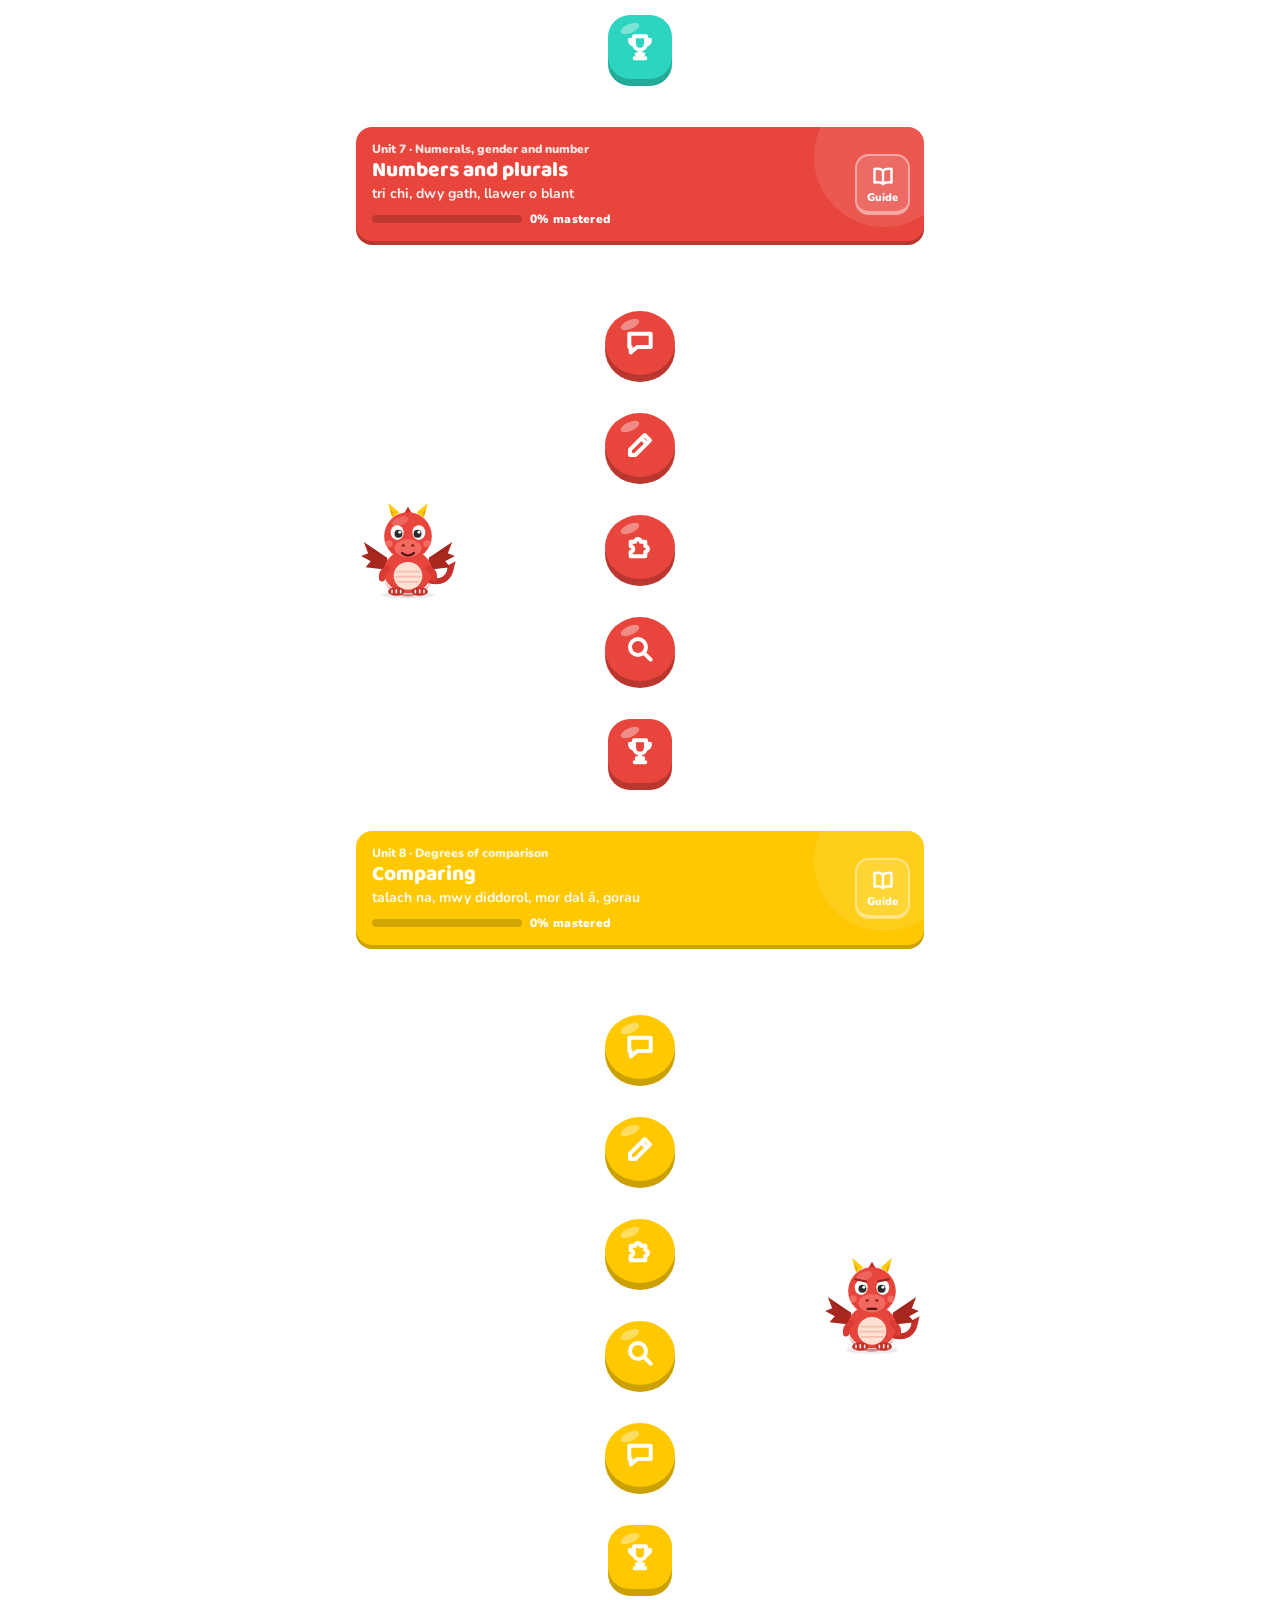
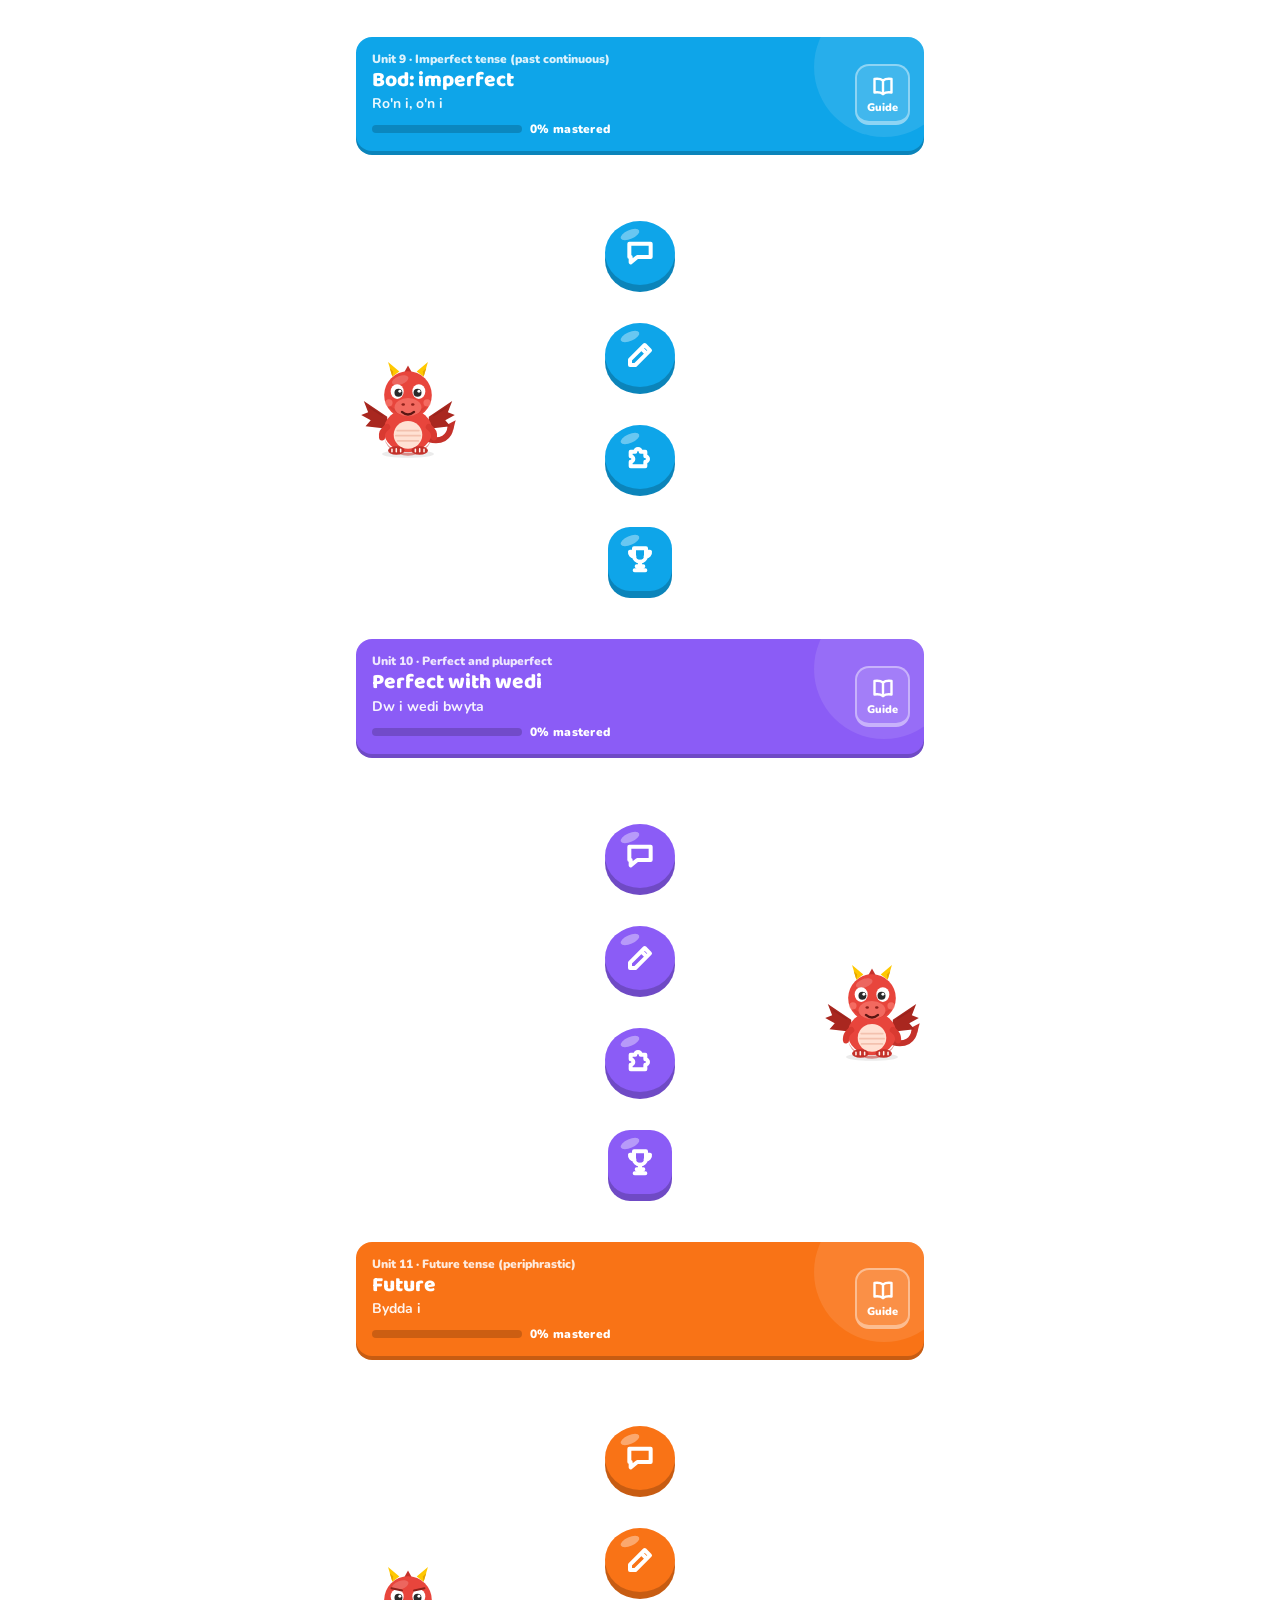
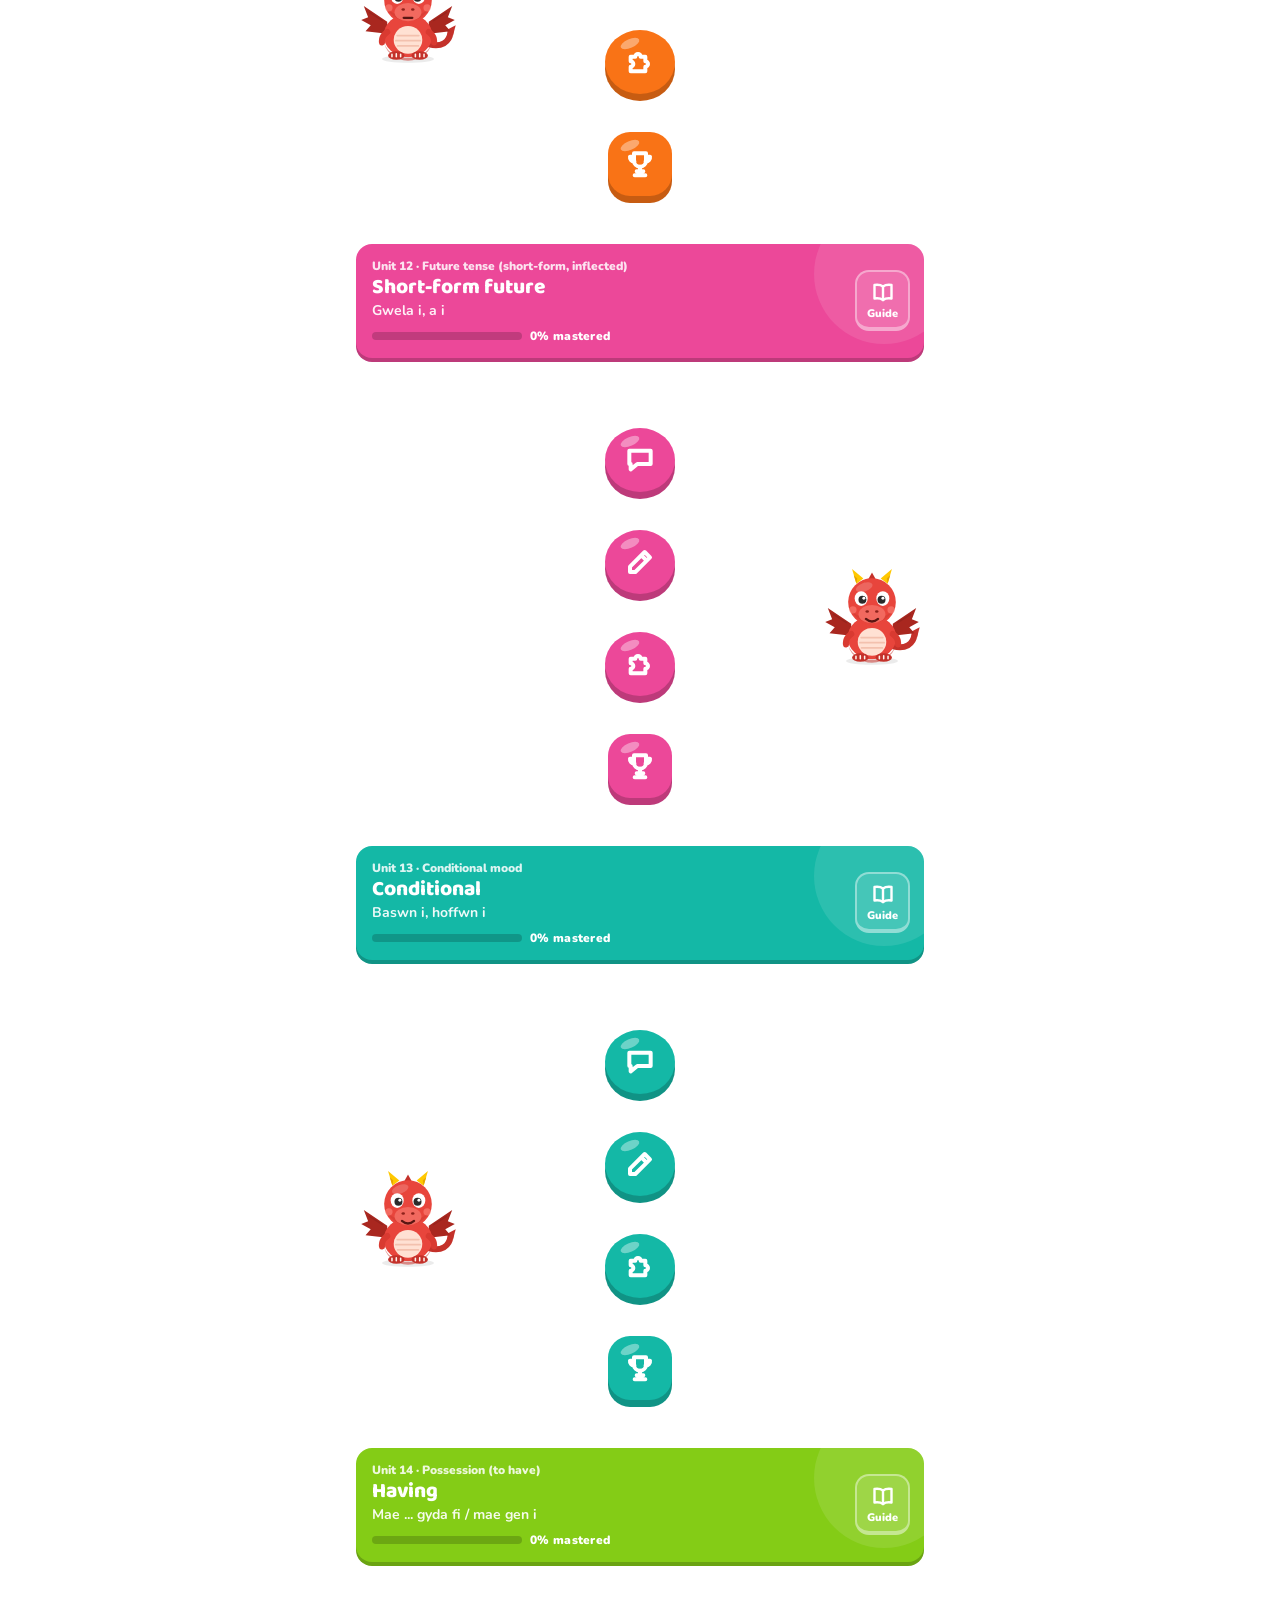
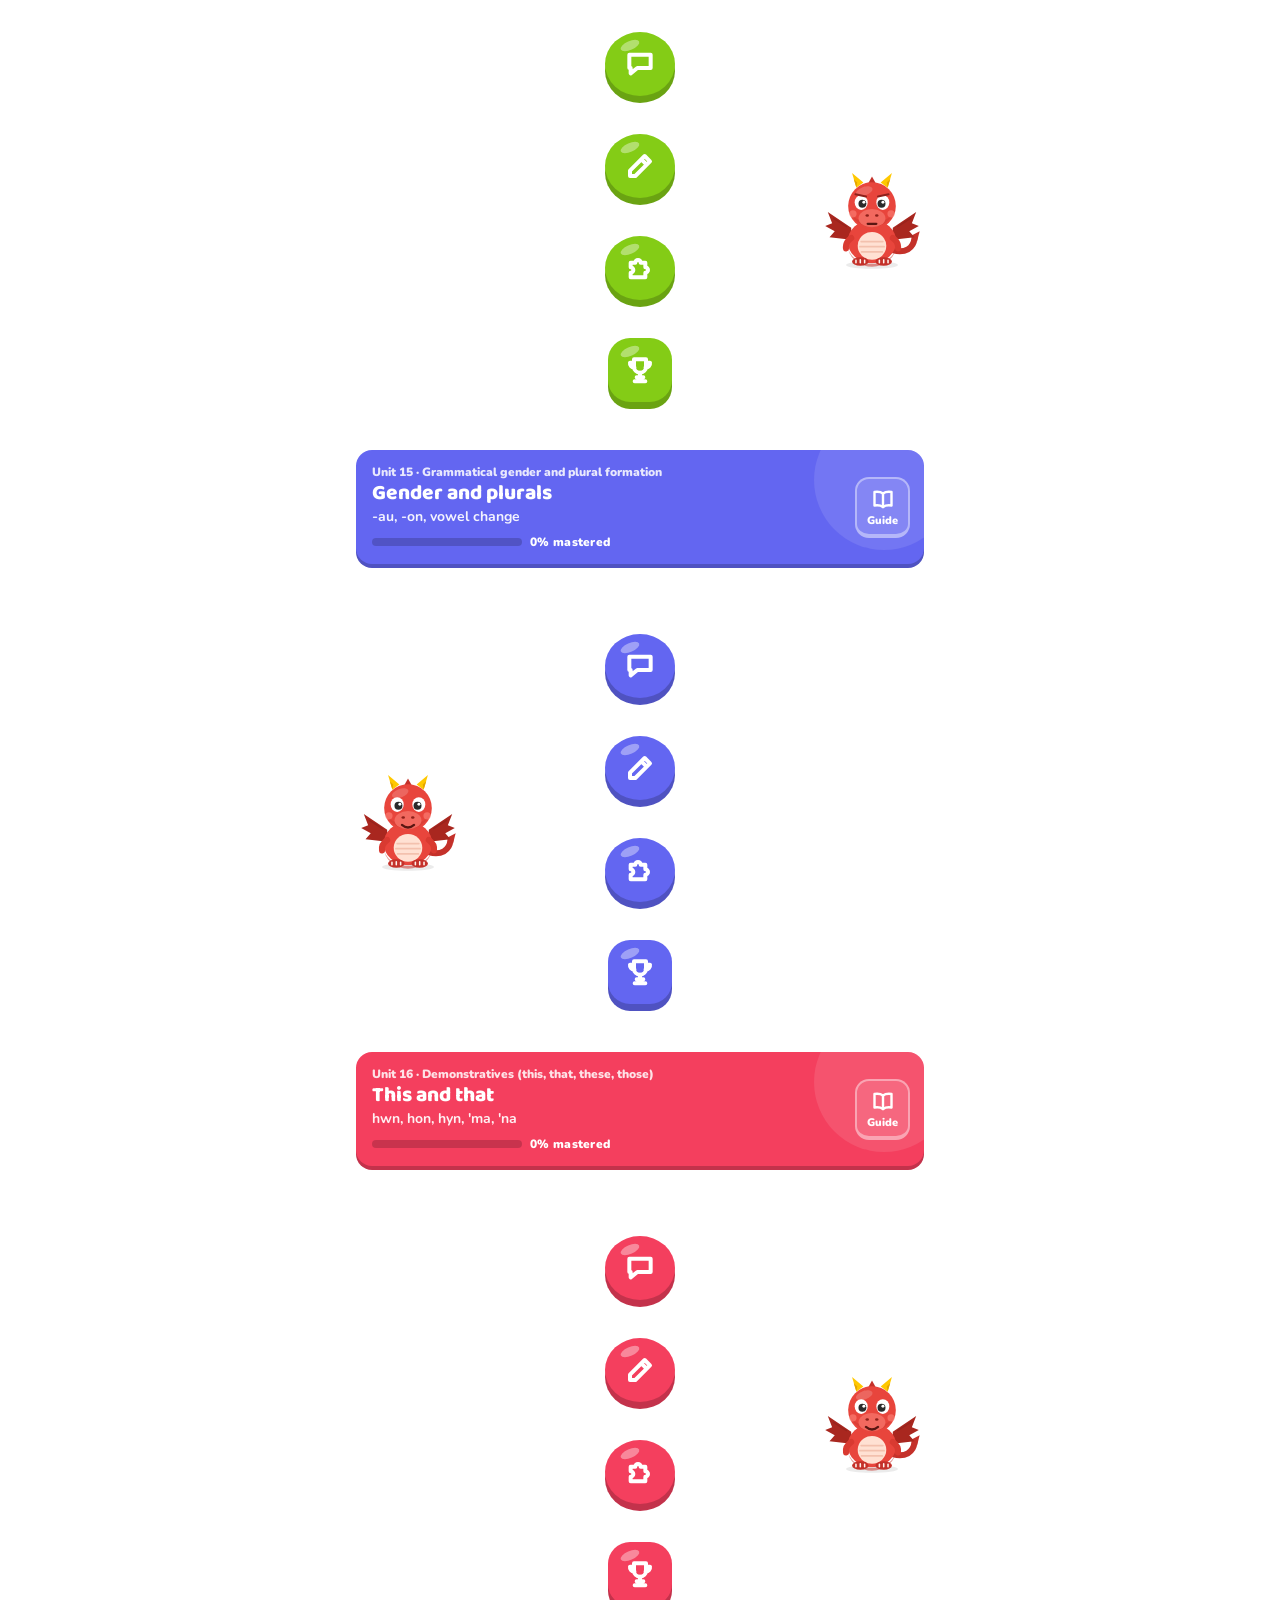
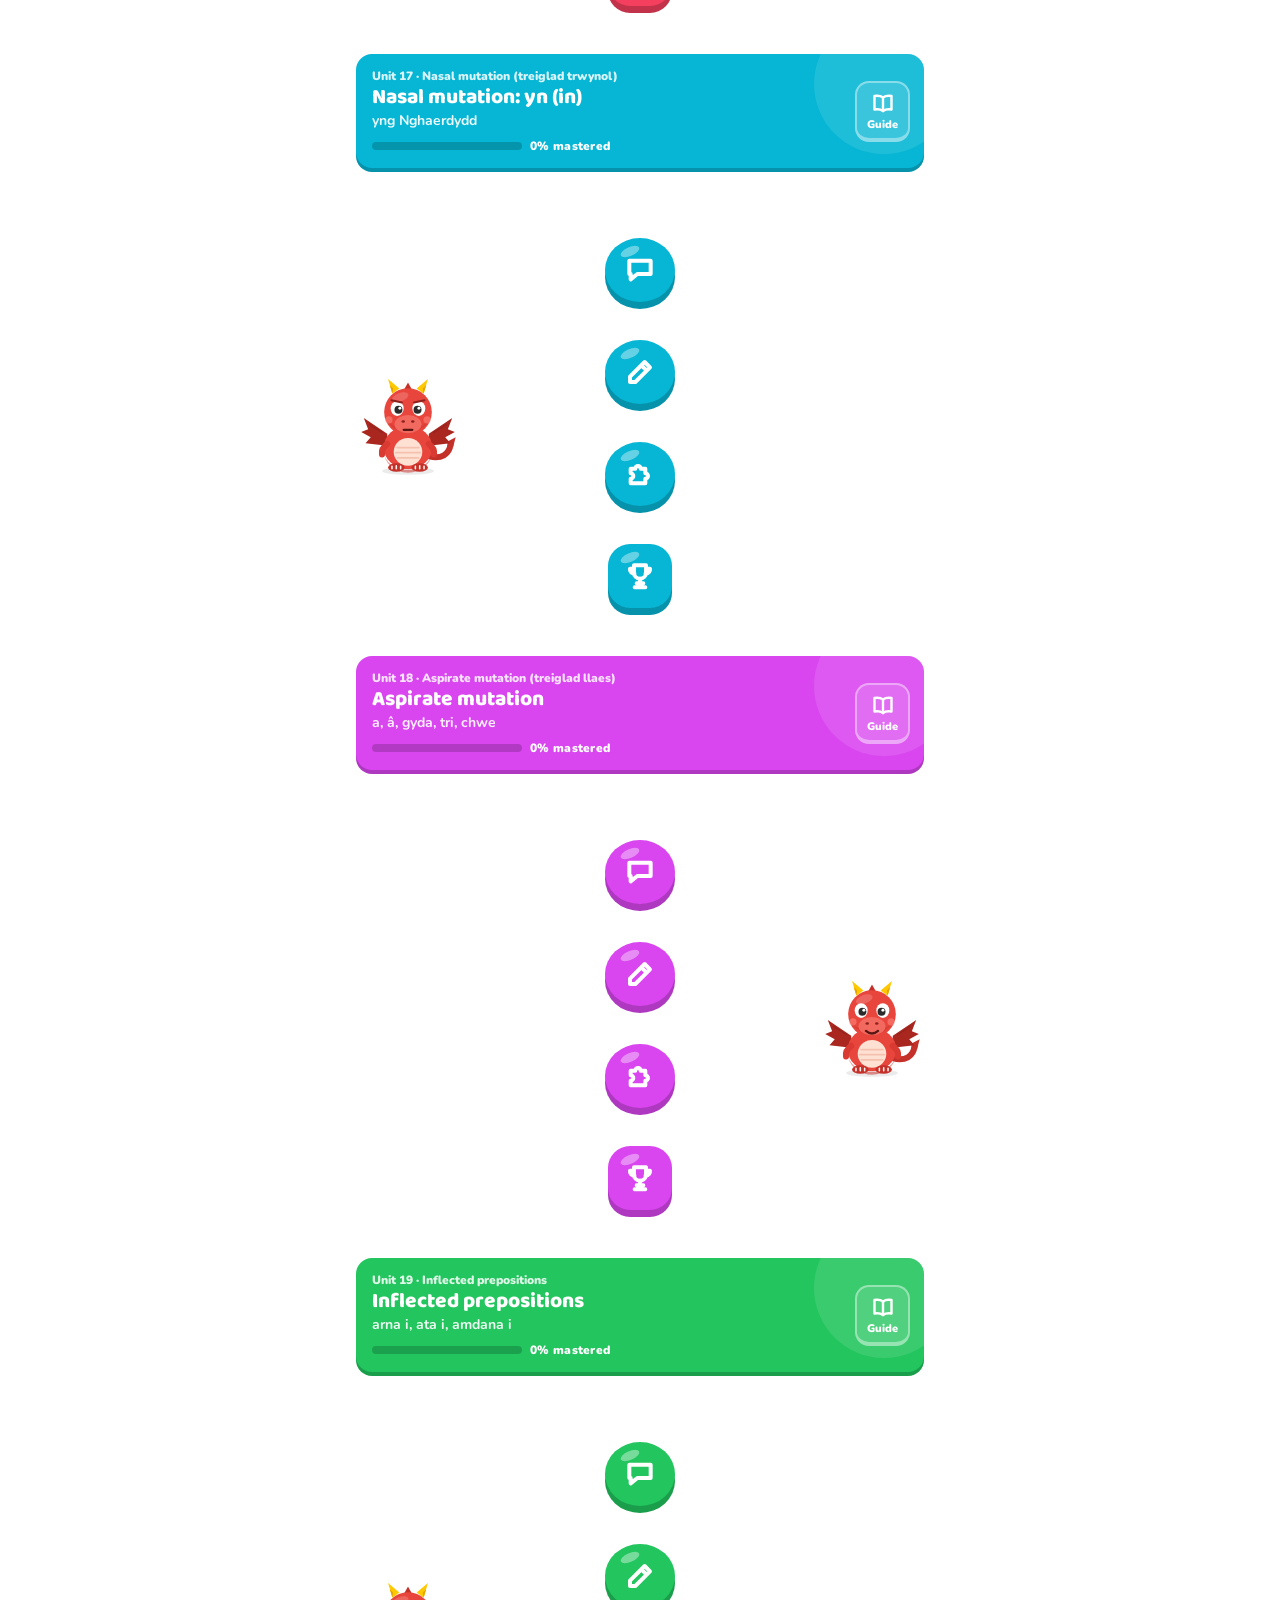
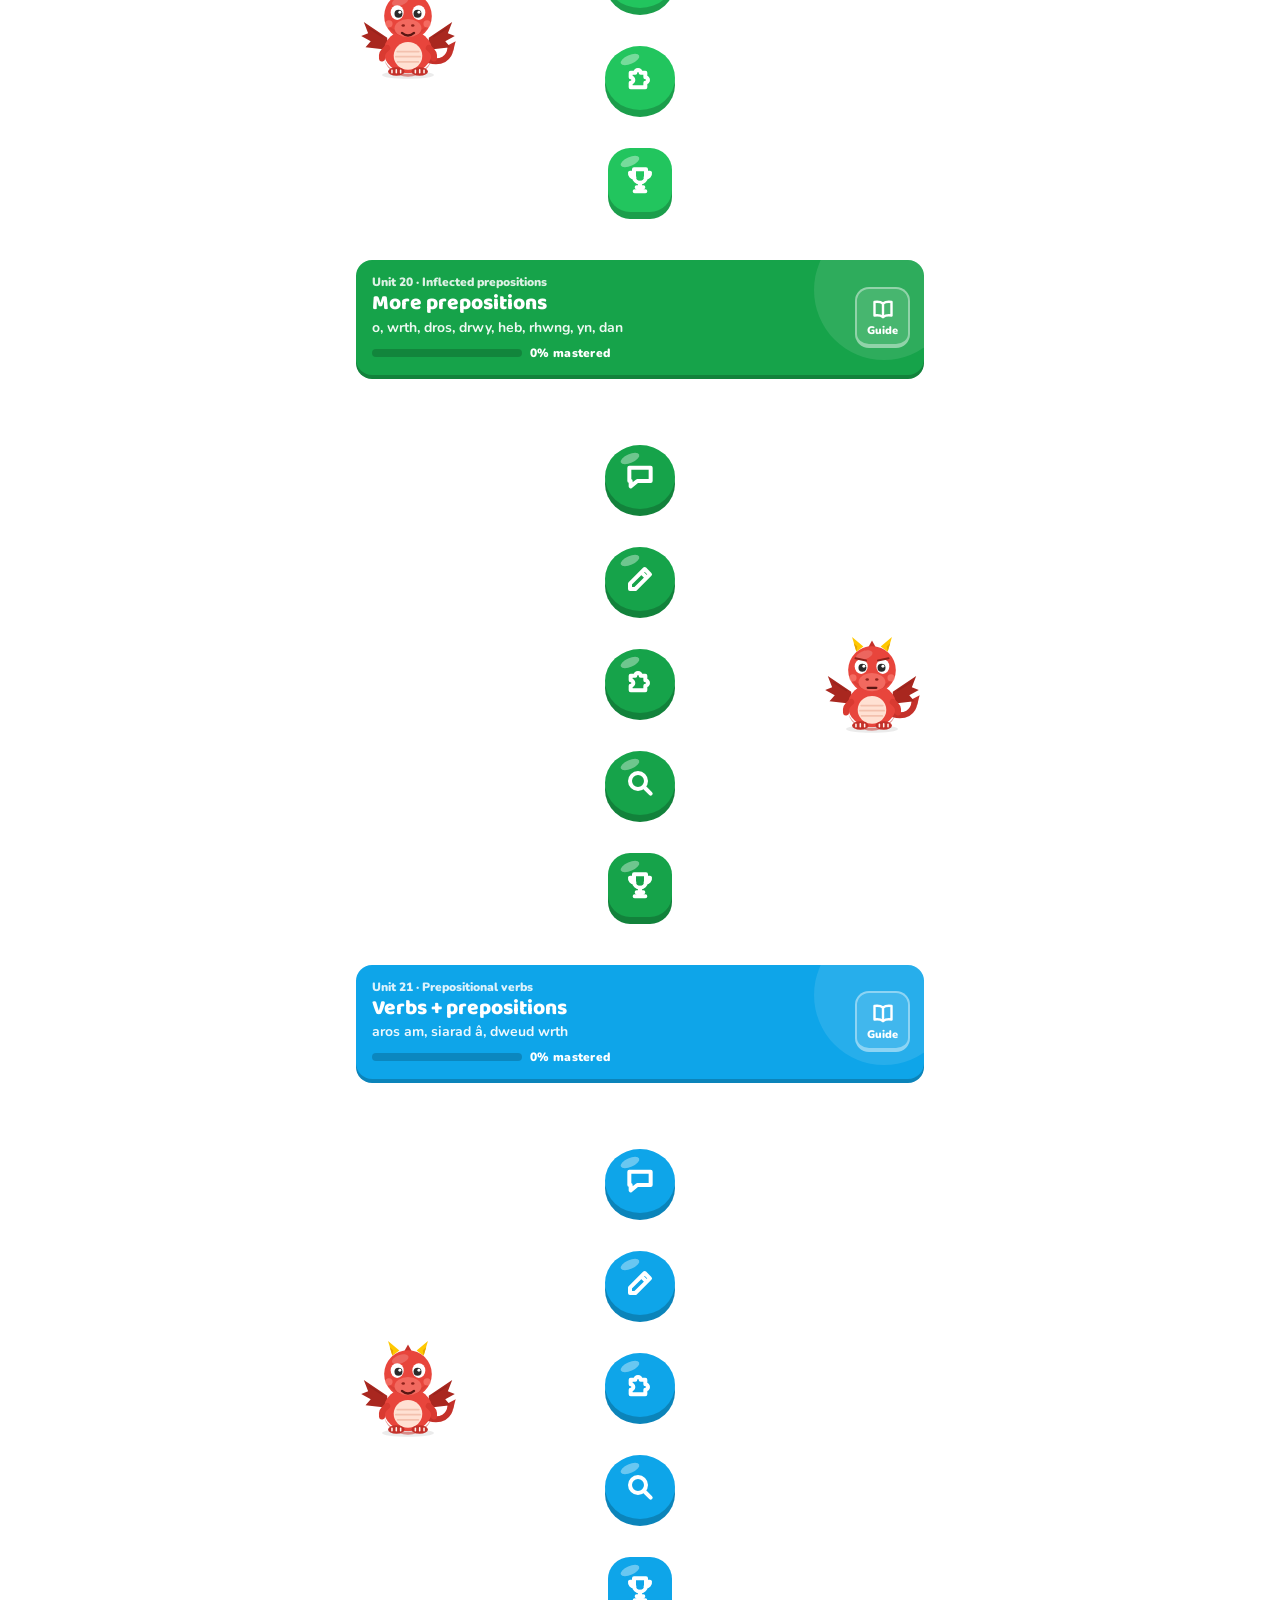
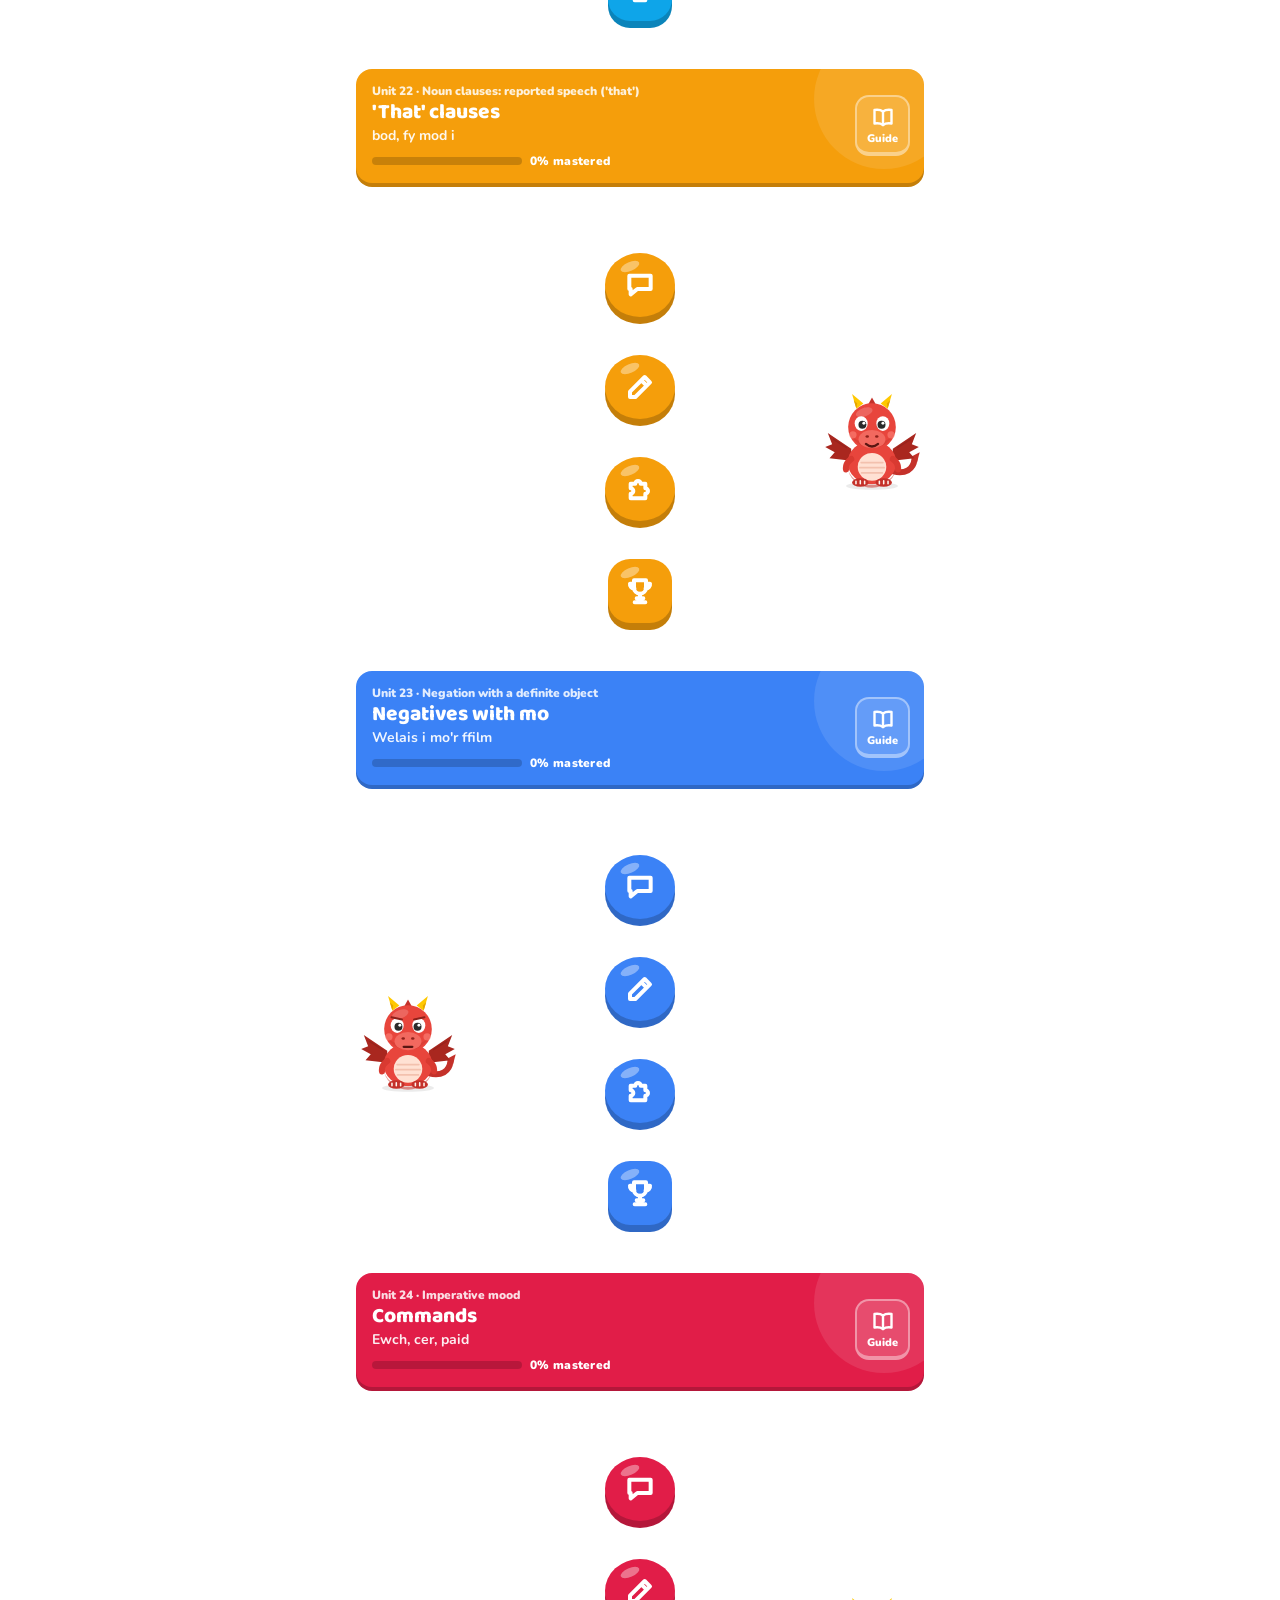
<file: gramadeg/index.html>
<!DOCTYPE html>
<html lang="en">
<head>
<meta charset="UTF-8">
<meta name="viewport" content="width=device-width, initial-scale=1.0, maximum-scale=1, user-scalable=no, viewport-fit=cover">
<meta name="apple-mobile-web-app-capable" content="yes">
<meta name="apple-mobile-web-app-status-bar-style" content="default">
<meta name="apple-mobile-web-app-title" content="Gramadeg">
<meta name="mobile-web-app-capable" content="yes">
<meta name="theme-color" content="#FFFFFF">
<title>Gramadeg</title>
<link rel="manifest" href="manifest.json">
<link rel="apple-touch-icon" href="icons/apple-touch-icon.png">
<link rel="icon" href="icons/favicon.png">
<link rel="stylesheet" href="fonts/fonts.css">
<style>
:root{
  --bg:#FFFFFF; --ink:#3C3C3C; --ink2:#4B4B4B; --dim:#777777; --dimmer:#AFAFAF; --line:#E5E5E5; --soft:#F7F7F7;
  --green:#00A63D; --green-d:#007F2F; --green-bg:#DDF6E4;
  --red:#E5484D; --red-d:#C4323A; --red-bg:#FDE8E8;
  --blue:#1CB0F6; --blue-d:#1899D6; --blue-bg:#DDF4FF; --blue-line:#84D8FF;
  --orange:#FF9600; --orange-d:#E08600; --gold:#FFC800; --gold-d:#E5A500; --purple:#CE82FF;
  --dragon:#E8453C;
  --fd:'Baloo 2',ui-rounded,'SF Pro Rounded','Arial Rounded MT Bold',system-ui,sans-serif;
  --fb:'Nunito',ui-rounded,'SF Pro Rounded',system-ui,-apple-system,sans-serif;
  --r:16px; --nav:72px;
  --safe-b: env(safe-area-inset-bottom);
}
*{box-sizing:border-box;-webkit-tap-highlight-color:transparent}
html,body{margin:0;background:var(--bg);color:var(--ink);font-family:var(--fb);font-weight:700;overflow-x:hidden;-webkit-font-smoothing:antialiased}
body{padding-top:env(safe-area-inset-top)}
button{font-family:inherit;cursor:pointer;-webkit-user-select:none;user-select:none}
svg.i{width:24px;height:24px;stroke:currentColor;fill:none;stroke-width:2.4;stroke-linecap:round;stroke-linejoin:round;flex:none}
.screen{display:none;max-width:600px;margin:0 auto;min-height:100vh;min-height:100dvh}
.screen.on{display:flex;flex-direction:column}
.h-title{font-family:var(--fd);font-weight:800;letter-spacing:-.2px}

/* buttons */
.btn{display:flex;align-items:center;justify-content:center;gap:8px;width:100%;border:0;border-radius:var(--r);padding:14px 16px 15px;font-weight:900;font-size:16px;color:#fff;background:var(--green);box-shadow:0 4px 0 var(--green-d);transition:transform .06s,box-shadow .06s,filter .15s}
.btn:active{transform:translateY(4px);box-shadow:0 0 0 var(--green-d)}
.btn:disabled{background:var(--line);color:var(--dimmer);box-shadow:0 4px 0 #D4D4D4}
.btn.red{background:var(--red);box-shadow:0 4px 0 var(--red-d)}
.btn.red:active{box-shadow:0 0 0 var(--red-d)}
.btn.blue{background:var(--blue);box-shadow:0 4px 0 var(--blue-d)}
.btn.blue:active{box-shadow:0 0 0 var(--blue-d)}
.btn.ghost{background:#fff;color:var(--blue);border:2px solid var(--line);box-shadow:0 4px 0 var(--line)}
.btn.ghost:active{box-shadow:0 0 0 var(--line)}
.btn.sm{width:auto;padding:9px 14px 10px;font-size:13px;border-radius:12px}
.iconbtn{background:none;border:0;padding:6px;color:var(--dimmer);display:grid;place-items:center}
.iconbtn svg.i{width:26px;height:26px}

/* top bar */
.top{position:sticky;top:0;background:rgba(255,255,255,.97);backdrop-filter:blur(8px);-webkit-backdrop-filter:blur(8px);z-index:10;display:flex;align-items:center;justify-content:space-between;padding:10px 14px;border-bottom:2px solid var(--line)}
.brand{display:flex;align-items:center;gap:8px;font-family:var(--fd);font-weight:800;font-size:23px;color:var(--dragon)}
.brand .mini{width:34px;height:34px}
.stats-row{display:flex;gap:12px;align-items:center}
.stat-pill{font-weight:900;font-size:16px;display:flex;align-items:center;gap:3px}
.stat-pill svg{width:22px;height:22px}
.stat-pill.flame{color:var(--orange)} .stat-pill.flame.off{color:var(--dimmer)}
.stat-pill.xp{color:var(--blue)}
.goal{position:relative;width:30px;height:30px}
.goal svg{width:30px;height:30px}
.goal b{position:absolute;inset:0;display:grid;place-items:center;font-size:9px;font-weight:900;color:var(--dim)}

/* tabs */
.tab{display:none;padding:16px 16px calc(var(--nav) + 30px + var(--safe-b))}
.tab.on{display:block}
.nav{position:fixed;bottom:0;left:0;right:0;z-index:15;background:#fff;border-top:2px solid var(--line);padding:6px 8px calc(6px + var(--safe-b));display:flex;justify-content:center}
.nav-in{display:flex;width:100%;max-width:600px;justify-content:space-around}
.nav button{flex:1;background:none;border:2px solid transparent;border-radius:14px;padding:6px 2px 4px;display:flex;flex-direction:column;align-items:center;gap:2px;color:var(--dimmer);font-size:11px;font-weight:900;max-width:96px}
.nav button svg.i{width:28px;height:28px}
.nav button.on{color:var(--blue);background:var(--blue-bg);border-color:var(--blue-line)}

/* learn path */
.unit-banner{position:relative;border-radius:var(--r);color:#fff;padding:14px 14px 14px 16px;margin:4px 0 22px;display:flex;align-items:center;gap:12px;overflow:hidden}
.unit-banner::after{content:'';position:absolute;right:-30px;top:-40px;width:140px;height:140px;border-radius:50%;background:rgba(255,255,255,.1)}
.unit-banner .meta{flex:1;position:relative;z-index:1}
.unit-banner .kicker{font-size:12px;font-weight:900;opacity:.85}
.unit-banner .t{font-family:var(--fd);font-weight:800;font-size:21px;line-height:1.1;margin:2px 0}
.unit-banner .s{font-size:14px;opacity:.92}
.unit-banner .guide{position:relative;z-index:1;display:flex;flex-direction:column;align-items:center;gap:2px;border:2px solid rgba(255,255,255,.4);border-bottom-width:4px;background:rgba(255,255,255,.12);color:#fff;border-radius:14px;padding:8px 10px 6px;font-weight:900;font-size:11px;}
.path{position:relative;display:flex;flex-direction:column;align-items:center;gap:22px;margin:0 0 40px;padding-top:40px;min-height:100px}
.node{position:relative;width:80px;height:80px;display:grid;place-items:center}
.node .ring{position:absolute;inset:-9px;width:98px;height:98px}
.node button{position:relative;z-index:1;width:70px;height:64px;border-radius:50%;border:0;display:grid;place-items:center;color:#fff;transition:transform .06s}
.node button svg.i{width:32px;height:32px;stroke-width:3}
.node button:active{transform:translateY(6px)}
.node.trophy button{border-radius:22px;width:64px}
.node .startbubble{position:absolute;top:-46px;left:50%;transform:translateX(-50%);background:#fff;border:2px solid var(--line);border-radius:12px;padding:6px 12px;font-weight:900;font-size:14px;letter-spacing:.6px;white-space:nowrap;animation:bob 1.4s ease-in-out infinite;z-index:2}
.node .startbubble::after{content:'';position:absolute;bottom:-8px;left:50%;margin-left:-7px;width:12px;height:12px;background:#fff;border-right:2px solid var(--line);border-bottom:2px solid var(--line);transform:rotate(45deg)}
@keyframes bob{0%,100%{transform:translate(-50%,0)}50%{transform:translate(-50%,-5px)}}
.path .deco{position:absolute;top:50%;margin-top:-30px;width:104px;height:104px;pointer-events:none}
.path .deco.l{left:0} .path .deco.r{right:0}
.coming{margin-top:10px;border-top:2px solid var(--line);padding-top:18px}
.coming h3{font-size:13px;color:var(--dim);margin:0 0 8px}
.soon-row{display:flex;align-items:center;gap:12px;padding:10px 2px}
.soon-row .lk{width:46px;height:42px;border-radius:50%;background:var(--line);box-shadow:0 5px 0 #D0D0D0;display:grid;place-items:center;color:var(--dimmer)}
.soon-row b{display:block;color:#9A9A9A;font-size:15px}
.soon-row span{font-size:13px;color:var(--dimmer)}

/* cards */
.card{border:2px solid var(--line);border-radius:var(--r);padding:14px;margin-bottom:14px;background:#fff}
.hero{display:flex;align-items:center;gap:12px;margin-bottom:16px}
.hero svg.m{width:86px;height:86px;flex:none}
.hero .say{position:relative;border:2px solid var(--line);border-radius:16px;padding:12px 14px;font-size:15px;line-height:1.35;color:var(--ink2)}
.hero .say::before{content:'';position:absolute;left:-8px;top:24px;width:12px;height:12px;background:#fff;border-left:2px solid var(--line);border-bottom:2px solid var(--line);transform:rotate(45deg)}
.mode{display:flex;align-items:center;gap:14px;width:100%;text-align:left;border:2px solid var(--line);border-bottom-width:5px;border-radius:var(--r);padding:12px 14px;margin-bottom:12px;background:#fff;color:var(--ink)}
.mode:active{transform:translateY(3px);border-bottom-width:2px;margin-bottom:15px}
.mode .ic{width:52px;height:52px;border-radius:14px;display:grid;place-items:center;color:#fff;flex:none}
.mode .ic svg.i{width:28px;height:28px;stroke-width:2.6}
.mode .tx{flex:1}
.mode b{display:block;font-size:17px;font-weight:900}
.mode span{display:block;font-size:13.5px;color:var(--dim);line-height:1.3;margin-top:2px}
.mode .count{font-family:var(--fd);font-size:22px;font-weight:800;min-width:30px;text-align:right}
.mode.disabled{opacity:.5}
.sec-h{font-size:13px;font-weight:900;color:var(--dim);margin:24px 0 10px}
.weak{display:flex;align-items:center;gap:12px;padding:10px 0;border-bottom:2px solid var(--line)}
.weak:last-child{border-bottom:0}
.weak .dot{width:38px;height:38px;border-radius:50%;display:grid;place-items:center;color:#fff;flex:none}
.weak .dot svg.i{width:20px;height:20px}
.weak .mid{flex:1;min-width:0}
.weak .mid b{display:block;font-size:15px;white-space:nowrap;overflow:hidden;text-overflow:ellipsis}
.bar{height:10px;background:var(--line);border-radius:99px;overflow:hidden;margin-top:5px}
.bar i{display:block;height:100%;border-radius:99px}
.weak .num{font-size:12px;color:var(--dim);margin-top:3px}
.missed{padding:10px 0;border-bottom:2px solid var(--line);font-size:14.5px}
.missed:last-child{border-bottom:0}
.missed .q{color:var(--ink2)}
.missed .a{color:var(--green-d);font-weight:900}
.missed .n{float:right;color:var(--red-d);font-weight:900;font-size:13px}

.nav button{max-width:84px;letter-spacing:.2px;font-size:10.5px}
/* insights */
.vchip{font-size:11px;font-weight:900;padding:4px 8px;border-radius:8px;white-space:nowrap}
.vchip.weak{background:var(--red-bg);color:var(--red-d)} .vchip.shaky{background:#FFF0D5;color:var(--orange-d)}
.vchip.solid{background:var(--green-bg);color:var(--green-d)} .vchip.nodata{background:var(--soft);color:var(--dimmer)}
.sk{display:flex;align-items:center;gap:10px;padding:10px 0;border-bottom:2px solid var(--line)}
.sk:last-child{border-bottom:0}
.sk .mid{flex:1;min-width:0}
.sk .mid b{display:block;font-size:15px;line-height:1.2}
.sk .mid small{display:block;font-size:12.5px;color:var(--dim);margin-top:3px;line-height:1.3}
.sk .right{display:flex;flex-direction:column;align-items:flex-end;gap:6px}
.sumgrid{display:grid;grid-template-columns:1fr 1fr;gap:8px}
.sumgrid div{background:var(--soft);border-radius:12px;padding:10px}
.sumgrid b{display:block;font-family:var(--fd);font-size:22px;line-height:1}
.sumgrid span{font-size:11.5px;color:var(--dim);}
.solidwrap{display:flex;flex-wrap:wrap;gap:6px}
.conf{padding:9px 0;border-bottom:2px solid var(--line);font-size:14px}
.conf:last-child{border-bottom:0}
.conf .x{color:var(--red-d);font-weight:900} .conf .y{color:var(--green-d);font-weight:900}
.conf .n{float:right;color:var(--red-d);font-weight:900;font-size:13px}
.trow{display:flex;justify-content:space-between;padding:7px 0;border-bottom:1px solid var(--line);font-size:14px}
.trow:last-child{border-bottom:0}
.note{font-size:13px;color:var(--dim);line-height:1.4;margin:6px 2px 0}
/* map */
.overall{display:flex;align-items:center;gap:16px}
.overall .big{position:relative;width:96px;height:96px;flex:none}
.overall .big svg{width:96px;height:96px}
.overall .big b{position:absolute;inset:0;display:grid;place-items:center;font-family:var(--fd);font-size:24px;font-weight:800;color:var(--green-d)}
.kv{display:grid;grid-template-columns:1fr 1fr;gap:8px;flex:1}
.kv div{background:var(--soft);border-radius:12px;padding:8px 10px}
.kv b{display:block;font-family:var(--fd);font-size:20px;line-height:1}
.kv span{font-size:11.5px;color:var(--dim);}
.legend{display:flex;flex-wrap:wrap;gap:12px;font-size:12px;color:var(--dim);margin:6px 0 4px}
.legend i{display:inline-block;width:10px;height:10px;border-radius:50%;margin-right:5px;vertical-align:-1px}
.tree{position:relative;margin-top:8px}
.tsec{position:relative;margin-bottom:6px}
.tsec .root{display:flex;align-items:center;gap:10px;padding:8px 0}
.tsec .root .badge{width:40px;height:40px;border-radius:12px;background:var(--ink2);color:#fff;display:grid;place-items:center;font-family:var(--fd);font-weight:800;font-size:18px}
.tsec .root b{display:block;font-size:17px}
.tsec .root span{font-size:13px;color:var(--dim)}
.tsec .kids{position:relative;margin-left:19px;padding-left:22px;border-left:3px solid var(--line)}
.leaf{position:relative;display:flex;align-items:center;gap:10px;padding:7px 0;width:100%;background:none;border:0;text-align:left;color:var(--ink)}
.leaf::before{content:'';position:absolute;left:-22px;top:50%;width:18px;border-top:3px solid var(--line)}
.leaf .lc{position:relative;width:44px;height:44px;flex:none}
.leaf .lc svg.ring{position:absolute;inset:0;width:44px;height:44px}
.leaf .lc .core{position:absolute;inset:6px;border-radius:50%;display:grid;place-items:center;color:#fff}
.leaf .lc .core svg.i{width:18px;height:18px;stroke-width:2.8}
.leaf .lt{flex:1;min-width:0}
.leaf .lt b{display:block;font-size:15px}
.leaf .lt span{font-size:12.5px;color:var(--dim)}
.chip-s{font-size:11px;font-weight:900;padding:4px 8px;border-radius:8px;white-space:nowrap}
.chip-s.new{background:var(--blue-bg);color:var(--blue-d)}
.chip-s.learn{background:#FFF0D5;color:var(--orange-d)}
.chip-s.strong{background:var(--green-bg);color:var(--green-d)}
.chip-s.plan{background:var(--soft);color:var(--dimmer)}
.leaf.planned .lc .core{background:#fff;border:2px dashed #D0D0D0;color:#C8C8C8}
.leaf.planned b{color:#A0A0A0}

/* rules */
.ref{font-size:15px}
.rule, .ref{line-height:1.45}
.rule table,.ref table{border-collapse:separate;border-spacing:0;width:100%;margin:10px 0;font-size:14.5px;border:2px solid var(--line);border-radius:12px;overflow:hidden}
.rule td,.rule th,.ref td,.ref th{padding:7px 9px;text-align:left;vertical-align:top;border-bottom:1px solid var(--line)}
.rule tr:last-child td,.ref tr:last-child td,.ref tr:last-child th{border-bottom:0}
.rule th,.ref th{background:var(--soft);font-weight:900}
.rule ul{padding-left:20px} .rule li{margin-bottom:6px}
.rule i,.ref i{color:var(--blue-d);font-style:normal;font-weight:800}
.ref h3{font-size:16px;margin:14px 0 4px}
.acc{border:2px solid var(--line);border-radius:var(--r);margin-bottom:10px;overflow:hidden}
.acc summary{list-style:none;display:flex;align-items:center;gap:12px;padding:12px 14px;cursor:pointer}
.acc summary::-webkit-details-marker{display:none}
.acc summary .dot{width:36px;height:36px;border-radius:10px;display:grid;place-items:center;color:#fff;flex:none}
.acc summary .dot svg.i{width:20px;height:20px}
.acc summary b{flex:1;font-size:16px}
.acc summary .chev{color:var(--dimmer);transition:transform .2s}
.acc[open] summary .chev{transform:rotate(90deg)}
.acc .body{padding:0 14px 12px}
.toolbar{display:flex;gap:8px;margin-bottom:14px}

/* lesson */
.lbar{display:flex;align-items:center;gap:12px;padding:14px 16px 8px}
.prog{flex:1;height:16px;background:var(--line);border-radius:99px;overflow:hidden;position:relative}
.prog i{display:block;height:100%;width:0;background:var(--green);border-radius:99px;transition:width .4s cubic-bezier(.3,1.4,.6,1);position:relative}
.prog i::after{content:'';position:absolute;left:8px;right:8px;top:4px;height:4px;border-radius:99px;background:rgba(255,255,255,.35)}
@media (max-width:430px){.brand{font-size:19px;gap:5px}.brand .mini{width:28px;height:28px}.stats-row{gap:6px}.stat-pill{font-size:15px}.top{padding-left:10px;padding-right:8px}}
.timer{font-family:var(--fd);font-weight:800;font-size:16px;color:var(--ink2);font-variant-numeric:tabular-nums;white-space:nowrap}
.timer:empty{display:none} .timer.end{color:var(--orange)} .timer.paused{color:var(--red-d);font-size:13px}
.daily{border-radius:20px;background:linear-gradient(160deg,#16B553,#00A63D 55%,#009636);box-shadow:0 4px 0 #007F2F;color:#fff;padding:16px;margin-bottom:14px}
.daily .dtop{display:flex;gap:14px;align-items:center}
.daily .dring{position:relative;width:76px;height:76px;flex:none}
.daily .dring svg.ring{width:76px;height:76px;display:block}
.daily .dring b{position:absolute;inset:0;display:grid;place-items:center;text-align:center;font-family:var(--fd);font-weight:800;font-size:24px;line-height:.95}
.daily .dring b small{display:block;font-size:9.5px;font-weight:800;opacity:.92;margin-top:2px}
.daily .dring b svg.i{width:34px;height:34px;stroke-width:3.2}
.daily h3{margin:0;font-family:var(--fd);font-weight:800;font-size:22px;line-height:1.1}
.daily p{margin:4px 0 0;font-size:13.5px;line-height:1.3;opacity:.96}
.daily .btn{margin-top:12px;background:#fff;color:var(--green-d);box-shadow:0 4px 0 rgba(0,0,0,.15)}
.daily .week{display:flex;gap:6px;margin-top:14px}
.daily .course{margin-top:14px;background:rgba(0,0,0,.12);border-radius:14px;padding:10px 12px}
.daily .course .ch{display:flex;justify-content:space-between;align-items:baseline;font-size:13px}
.daily .course .ch b{font-family:var(--fd);font-weight:800;font-size:16px}
.daily .course .cbar{position:relative;height:10px;border-radius:99px;background:rgba(255,255,255,.25);margin:7px 0 6px;overflow:hidden}
.daily .course .cbar i{position:absolute;left:0;top:0;bottom:0;background:rgba(255,255,255,.6);border-radius:99px}
.daily .course .cbar s{position:absolute;left:0;top:0;bottom:0;background:#FFC800;border-radius:99px}
.daily .course small{display:block;font-size:12.5px;opacity:.95;line-height:1.3}
.daily .week div{flex:1;text-align:center;font-size:11px;font-weight:800;opacity:.95}
.daily .week i{display:block;height:30px;border-radius:6px;background:rgba(255,255,255,.22);position:relative;overflow:hidden;margin-bottom:3px}
.daily .week u{position:absolute;left:0;right:0;bottom:0;background:#fff}
.daily .week .hit u{background:#FFC800}
.goalcard .gh{display:flex;justify-content:space-between;align-items:baseline;gap:10px;margin-bottom:8px}
.goalcard .gh b{font-family:var(--fd);font-size:18px} .goalcard .gh span{font-size:13px;font-weight:900;color:var(--orange-d)}
.goalcard .bar{height:12px;border-radius:99px;background:var(--line);overflow:hidden;margin-bottom:8px}
.goalcard .bar i{display:block;height:100%;background:var(--green);border-radius:99px}
.goalcard small{font-size:13px;color:var(--dim);line-height:1.35;display:block}
.combo{font-weight:900;color:var(--orange);display:flex;align-items:center;gap:2px;font-size:15px;min-width:38px}
.combo svg{width:20px;height:20px}
.qwrap{flex:1;padding:6px 16px 20px;overflow-y:auto}
.qkicker{display:flex;align-items:center;gap:6px;font-size:13px;font-weight:900;margin-bottom:4px}
.qkicker.again{color:var(--orange)}
.qtitle{font-family:var(--fd);font-weight:800;font-size:25px;line-height:1.15;margin:0 0 14px;color:var(--ink2)}
.speaker{display:flex;align-items:flex-end;gap:8px;margin-bottom:20px}
.speaker svg.m{width:96px;height:96px;flex:none;margin-bottom:-4px}
.sb{position:relative;flex:1;border:2px solid var(--line);border-radius:16px;padding:12px 14px;font-size:19px;font-weight:800;line-height:1.35;color:var(--ink2)}
.sb::before{content:'';position:absolute;left:-8px;bottom:22px;width:12px;height:12px;background:#fff;border-left:2px solid var(--line);border-bottom:2px solid var(--line);transform:rotate(45deg)}
.sb small{display:block;color:var(--dim);font-size:14.5px;font-weight:700;margin-top:6px}
.blank{display:inline-block;min-width:56px;border-bottom:3px solid var(--dimmer);margin:0 2px}
.rlink{background:none;border:0;color:var(--blue);font-weight:900;font-size:12.5px;display:inline-flex;align-items:center;gap:4px;padding:0}
.rlink svg.i{width:16px;height:16px}
.opts{display:flex;flex-direction:column;gap:10px}
.opts{gap:8px!important}
.opt{display:flex;align-items:center;gap:12px;text-align:left;border:2px solid var(--line);border-bottom-width:4px;border-radius:var(--r);background:#fff;padding:9px 14px;font-size:16.5px;font-weight:800;color:var(--ink2);width:100%}
.opt .k{width:28px;height:28px;border:2px solid var(--line);border-radius:8px;display:grid;place-items:center;font-size:13px;color:var(--dimmer);flex:none}
.opt.sel{border-color:var(--blue-line);background:var(--blue-bg);color:var(--blue-d)}
.opt.sel .k{border-color:var(--blue-line);color:var(--blue-d)}
.opt.right{border-color:var(--green);background:var(--green-bg);color:var(--green-d)}
.opt.right .k{border-color:var(--green);color:var(--green-d)}
.opt.wrongsel{border-color:var(--red);background:var(--red-bg);color:var(--red-d)}
.opt.wrongsel .k{border-color:var(--red);color:var(--red-d)}
.answer-line{min-height:122px;background:repeating-linear-gradient(to bottom,transparent 0 58px,var(--line) 58px 60px);border-top:2px solid var(--line);display:flex;flex-wrap:wrap;gap:8px 6px;align-content:flex-start;padding:9px 0;margin-bottom:24px}
.bank{display:flex;flex-wrap:wrap;gap:8px;justify-content:center}
.tile{border:2px solid var(--line);border-bottom-width:4px;border-radius:12px;background:#fff;padding:8px 13px 9px;font-size:17.5px;font-weight:800;color:var(--ink2);animation:pop .16s}
.tile.used{background:var(--line);color:transparent;border-color:var(--line);animation:none}
.chips{display:flex;flex-wrap:wrap;gap:8px;margin-top:6px}
.chip{border:2px solid var(--line);border-bottom-width:4px;border-radius:12px;background:#fff;padding:9px 12px;font-size:18px;font-weight:800;color:var(--ink2)}
.chip.sel{border-color:var(--blue-line);background:var(--blue-bg);color:var(--blue-d)}
.chip.right{border-color:var(--green);background:var(--green-bg);color:var(--green-d)}
.chip.wrongsel{border-color:var(--red);background:var(--red-bg);color:var(--red-d)}
.typein{width:100%;border:2px solid var(--line);border-radius:var(--r);background:var(--soft);padding:14px 16px;font-size:20px;font-family:inherit;font-weight:800;color:var(--ink2);outline:none}
.typein:focus{border-color:var(--blue-line);background:#fff}
.typein.right{border-color:var(--green);background:var(--green-bg);color:var(--green-d)}
.typein.wrong{border-color:var(--red);background:var(--red-bg);color:var(--red-d)}
.hint{display:inline-flex;align-items:center;gap:6px;background:var(--soft);border-radius:10px;padding:5px 10px;font-size:14px;color:var(--dim);margin-bottom:12px}
.hint b{color:var(--ink2)}
.lfoot{padding:16px 16px calc(16px + var(--safe-b));border-top:2px solid var(--line);background:#fff;position:sticky;bottom:0;z-index:3}
.lfoot.right{background:var(--green-bg);border-color:transparent}
.lfoot.wrong{background:var(--red-bg);border-color:transparent}
.fb{display:none;margin-bottom:14px}
.lfoot.right .fb,.lfoot.wrong .fb{display:flex;gap:12px;animation:slideup .22s ease-out}
@keyframes slideup{from{transform:translateY(16px);opacity:0}to{transform:none;opacity:1}}
.fb .badge{width:44px;height:44px;border-radius:50%;background:#fff;display:grid;place-items:center;flex:none}
.fb .badge svg.i{width:26px;height:26px;stroke-width:3.4}
.lfoot.right .badge{color:var(--green)} .lfoot.wrong .badge{color:var(--red)}
.fb .tx{flex:1;min-width:0}
.fb-title{font-family:var(--fd);font-weight:800;font-size:22px;line-height:1.1}
.lfoot.right .fb-title,.lfoot.right .fb-ans{color:var(--green-d)}
.lfoot.wrong .fb-title,.lfoot.wrong .fb-ans{color:var(--red-d)}
.fb-ans{font-weight:900;font-size:16.5px;margin-top:3px}
.fb-exp{font-size:14.5px;margin-top:5px;color:var(--ink2);font-weight:700;line-height:1.35}
.fb-gender{display:flex;flex-wrap:wrap;gap:6px;margin-top:7px}.fb-gender:empty{display:none}
.fb-gender span{background:#fff;border-radius:9px;padding:3px 9px;font-size:13.5px;font-weight:700;color:var(--ink2)}.fb-gender b{font-weight:900}
.fb-tools{display:flex;gap:14px;margin-top:8px}
.fb-tools button{background:none;border:0;padding:0;font-size:12px;font-weight:900;display:flex;gap:4px;align-items:center}
.fb-tools svg.i{width:15px;height:15px}
.lfoot.right .fb-tools button{color:var(--green-d)} .lfoot.wrong .fb-tools button{color:var(--red-d)}

/* done */
.done{flex:1;display:flex;flex-direction:column;align-items:center;justify-content:center;padding:30px 20px;text-align:center}
.done svg.m{width:150px;height:150px;animation:jump 1s ease-in-out infinite}
@keyframes jump{0%,100%{transform:translateY(0)}40%{transform:translateY(-12px)}}
.done h1{font-family:var(--fd);color:var(--gold);font-size:34px;margin:8px 0 22px;text-shadow:0 2px 0 var(--gold-d)}
.tiles3{display:flex;gap:10px;width:100%;max-width:380px;margin-bottom:20px}
.t3{flex:1;border:2px solid;border-radius:var(--r);overflow:hidden}
.t3 .h{color:#fff;font-weight:900;font-size:11px;padding:5px;}
.t3 .v{font-size:22px;font-weight:900;padding:12px 4px;display:flex;align-items:center;justify-content:center;gap:4px}
.t3 .v svg{width:22px;height:22px}
.recap{width:100%;max-width:380px;text-align:left;margin-bottom:20px}
.sessmix{width:100%;max-width:380px;text-align:left}
.sm-card{border:2px solid var(--line);border-radius:16px;padding:12px 14px;margin-bottom:10px}
.sm-card h3{font-size:13px;color:var(--dim);margin:0 0 8px;text-transform:uppercase;letter-spacing:.04em}
.sm-card p{margin:8px 0 0;font-size:14.5px;line-height:1.35} .sm-card p.dimp{color:var(--dim);font-size:13px}
.sm-card .gain{color:var(--green-d);font-weight:800}
.mixbar{display:flex;height:14px;border-radius:99px;overflow:hidden;background:var(--line)}
.mixbar i{display:block;height:100%} .mn{background:#00A63D} .mf{background:#FF9600} .mv{background:#1CB0F6}
.mixkey{display:flex;gap:14px;margin-top:7px;font-size:12.5px;color:var(--dim);flex-wrap:wrap}
.mixkey b{display:inline-block;width:9px;height:9px;border-radius:3px;margin-right:5px;vertical-align:0}
.mixkey strong{color:var(--ink);margin-left:3px}
.daily .course .today{display:flex;gap:8px;align-items:baseline;margin-top:8px;padding-top:8px;border-top:1px solid rgba(255,255,255,.25);font-size:12.5px;line-height:1.3}
.daily .course .today b{display:inline-block;background:#fff;color:var(--green-d);border-radius:6px;padding:0 6px;flex:none;font-size:11px;text-transform:uppercase;letter-spacing:.04em}
.recap h3{font-size:13px;color:var(--dim);margin:0 0 6px}
.recap div{border:2px solid var(--line);border-radius:12px;padding:8px 12px;margin-bottom:6px;font-size:14.5px}
.recap div b{color:var(--green-d)}
.done .btn{max-width:380px}
#confetti{position:fixed;inset:0;pointer-events:none;z-index:50}

/* sheet */
.overlay{position:fixed;inset:0;background:rgba(0,0,0,.45);display:none;z-index:30;align-items:flex-end;justify-content:center}
.overlay.on{display:flex;animation:fade .15s}
@keyframes fade{from{opacity:0}}
.sheet{background:#fff;width:100%;max-width:600px;max-height:92vh;max-height:92dvh;overflow-y:auto;overscroll-behavior:contain;border-radius:22px 22px 0 0;padding:0 18px calc(22px + var(--safe-b));animation:slideup .2s ease-out}
.shead{position:sticky;top:0;z-index:3;background:#fff;display:flex;align-items:center;gap:4px;margin:0 -18px 10px;padding:10px 8px 8px;border-bottom:2px solid var(--line)}
.shead .iconbtn{color:var(--ink2);padding:8px}
.shead .iconbtn svg.i{width:28px;height:28px}
.shead h2{flex:1;min-width:0;margin:0!important;white-space:nowrap;overflow:hidden;text-overflow:ellipsis}
.sheet h2{font-family:var(--fd);margin:0 0 2px;font-size:24px;line-height:1.15}
.steps{margin:6px 0 10px;padding-left:22px;font-size:14px;line-height:1.45;color:var(--ink2)}
.steps li{margin-bottom:6px}
.setrow .steps b,.setrow p b{display:inline;margin:0}
.steps code{background:var(--soft);border-radius:6px;padding:1px 5px;font-size:13px}
.setrow textarea{width:100%;height:90px;font:12px/1.3 monospace;border:2px solid var(--line);border-radius:10px;padding:8px}
.warn{color:var(--red-d)}
.shotbtn{color:var(--blue,#1CB0F6)!important}.shotbtn svg.i{width:26px;height:26px}
.xp-shot{display:block;max-width:100%;max-height:200px;margin:0 auto 12px;border-radius:12px;border:2px solid var(--line)}
.xbox{border:2px solid var(--line);border-radius:14px;padding:12px 14px;margin-bottom:12px}
.xbox h4{margin:0 0 6px;font-size:12.5px;font-weight:900;color:var(--dim);}
.xbox .cy{font-size:20px;font-weight:800;color:var(--ink)}.xbox .en{font-size:15px;color:var(--dim);margin-top:2px}
.xbox p{margin:6px 0 0;font-size:15px;line-height:1.45}
.xpat{display:block;margin:6px 0;padding:7px 10px;border-radius:10px;background:#EAF6FE;color:#0E6EA8;font-weight:800;font-size:14.5px}
.xbox ul{margin:6px 0 0;padding-left:20px;font-size:14.5px}.xbox li{margin-bottom:3px}
.xbox.tip{background:#FFF8DB;border-color:#F5E3A0}.xbox.dia{background:#F3EDFD;border-color:#DCCDF7}
.xwords{width:100%;border-collapse:collapse;font-size:14.5px}.xwords td{padding:6px 6px;border-top:1px solid var(--line);vertical-align:top}
.xwords tr:first-child td{border-top:0}.xwords td:first-child{font-weight:800;white-space:nowrap}.xwords small{display:block;color:var(--dim)}
.xfu{display:flex;gap:8px;margin-top:6px}.xfu input{flex:1;min-width:0;font-size:16px;border:2px solid var(--line);border-radius:12px;padding:10px 12px}
.xfu .btn{width:auto;margin:0;padding:10px 14px}
.xqa{margin-top:10px;font-size:15px;line-height:1.45}.xqa b{display:block;color:var(--blue-d,#1899D6)}
.xhist{display:block;width:100%;text-align:left;background:#fff;border:0;border-top:1px solid var(--line);padding:10px 2px;color:var(--ink)}
.xhist:first-child{border-top:0}.xhist b{display:block;font-size:15.5px}.xhist span{font-size:13px;color:var(--dim)}
.xload{text-align:center;padding:30px 0 10px;color:var(--dim)}.xload .m{width:90px;height:90px}
.sheet .sub{color:var(--dim);margin-bottom:14px}
.sheet .btn{margin-top:10px}
.unit-stats{display:grid;grid-template-columns:repeat(3,1fr);gap:8px;margin:6px 0 10px}
.unit-stats div{background:var(--soft);border-radius:12px;padding:8px;text-align:center}
.unit-stats b{display:block;font-family:var(--fd);font-size:20px}
.unit-stats span{font-size:11px;color:var(--dim);}
.setrow{border-top:2px solid var(--line);padding:14px 0}
.setrow b{display:block;margin-bottom:4px}
.setrow p{margin:0 0 10px;color:var(--dim);font-size:14px}
.setrow .btn{margin-top:8px}
.flaglist{font-size:14px;background:var(--soft);border-radius:12px;padding:10px;white-space:pre-wrap;max-height:160px;overflow:auto}
.toast{position:fixed;left:50%;bottom:calc(var(--nav) + 20px);transform:translateX(-50%);background:var(--ink2);color:#fff;padding:10px 16px;border-radius:12px;font-weight:800;font-size:14px;opacity:0;transition:opacity .2s;z-index:60;pointer-events:none;white-space:nowrap}
.toast.on{opacity:1}
/* grammar terms */
.termbox{border:2px solid var(--blue-line);background:var(--blue-bg);border-radius:14px;padding:10px 12px;margin:0 0 12px}
.termbox span{display:block;font-size:11.5px;font-weight:900;color:var(--blue-d)}
.termbox span i{font-style:normal}
.termbox b{display:block;font-family:var(--fd);font-size:19px;line-height:1.15;color:var(--ink2);margin:2px 0 4px}
.termbox p{margin:0;font-size:14px;line-height:1.4;color:var(--ink2)}
.tensetag{margin-left:6px;padding:2px 8px;border-radius:20px;background:var(--blue-bg);color:var(--blue-d);font-size:11px;letter-spacing:.5px}
.accterm{display:block;font-size:12px;font-weight:700;color:var(--dim);margin-top:1px}
dl.gloss{margin:0} dl.gloss dt{font-weight:900;color:var(--ink2);margin-top:10px} dl.gloss dd{margin:2px 0 0;font-size:14px;color:var(--ink2);line-height:1.4}
/* polish */
.node button::before{content:'';position:absolute;top:9px;left:15px;width:20px;height:9px;border-radius:50%;background:rgba(255,255,255,.38);transform:rotate(-24deg);pointer-events:none}
.node.trophy button::before{left:12px}
.node button.gold{background:linear-gradient(180deg,#FFD84D,#FFC800)!important}
.unit-banner .prog2{display:flex;align-items:center;gap:8px;margin-top:8px;font-size:12px;font-weight:900;letter-spacing:.3px}
.unit-banner .prog2 .bar2{flex:1;max-width:150px;height:8px;border-radius:6px;background:rgba(0,0,0,.18);overflow:hidden}
.unit-banner .prog2 .bar2 i{display:block;height:100%;border-radius:6px;background:#fff}
.unit-banner .ftpill{display:inline-flex;align-items:center;gap:3px;background:rgba(255,255,255,.22);border-radius:20px;padding:2px 8px 2px 5px;font-size:11px;font-weight:900;margin-left:6px;vertical-align:2px}
.unit-banner .ftpill svg.i{width:13px;height:13px;stroke-width:3}
.hero-cta{position:relative;overflow:hidden;border-radius:20px;background:linear-gradient(160deg,#16B553,#00A63D 55%,#009636);box-shadow:0 4px 0 #007F2F;color:#fff;padding:18px 18px 16px;margin-bottom:18px}
.hero-cta::after{content:'';position:absolute;right:-40px;top:-50px;width:170px;height:170px;border-radius:50%;background:rgba(255,255,255,.1)}
.hero-cta .row{display:flex;gap:14px;align-items:center;position:relative;z-index:1}
.hero-cta .m{width:74px;height:74px;flex:none}
.hero-cta h3{margin:0;font-family:var(--fd);font-weight:800;font-size:23px;line-height:1.1}
.hero-cta p{margin:4px 0 0;font-size:14px;opacity:.95;line-height:1.3}
.hero-cta .btn{margin-top:14px;background:#fff;color:var(--green-d);box-shadow:0 4px 0 rgba(0,0,0,.15);position:relative;z-index:1}
.mode.sm{padding:9px 12px;margin-bottom:9px}
.mode.sm .ic{width:42px;height:42px;border-radius:12px}
.mode.sm .ic svg.i{width:23px;height:23px}
.mode.sm b{font-size:16px} .mode.sm span{font-size:12.5px}
.lfoot.right .badge,.lfoot.wrong .badge{animation:pop .35s ease-out}
.speaker .react{animation:pop .4s ease-out}
.lfoot.right .fb-title .plus{display:inline-block;margin-left:8px;font-size:15px;color:var(--gold-d);animation:pop .4s ease-out}
@keyframes pop{0%{transform:scale(.88)}60%{transform:scale(1.05)}100%{transform:scale(1)}}
.shake{animation:shake .35s}
@keyframes shake{20%,60%{transform:translateX(-6px)}40%,80%{transform:translateX(6px)}}
.floaty{animation:float 3s ease-in-out infinite}
@keyframes float{0%,100%{transform:translateY(0)}50%{transform:translateY(-6px)}}

/* ================= motion and finish ================= */
:root{ --ink:#2F3437; --ink2:#3A4044; --dim:#6B7276; --line:#E7EAEC; --soft:#F6F7F8;
  --ease:cubic-bezier(.22,1,.36,1); --spring:cubic-bezier(.34,1.45,.64,1); --press:90ms; }
.btn{font-size:17px;font-weight:800;letter-spacing:0;transition:transform var(--press) ease-out,box-shadow var(--press) ease-out,background-color .18s ease,color .18s ease}
.opt,.tile,.chip{transition:transform var(--press) ease-out,border-color .14s ease,background-color .14s ease,color .14s ease}
.opt:active,.tile:active,.chip:active{transform:translateY(2px) scale(.992)}
.opt:focus-visible,.tile:focus-visible,.chip:focus-visible,.btn:focus-visible,.nav button:focus-visible{outline:3px solid var(--blue-line);outline-offset:2px}
.opt.right,.chip.right{animation:settle .34s var(--spring)}
.opt.wrongsel,.chip.wrongsel{animation:nudge .3s var(--ease)}
@keyframes settle{0%{transform:scale(.985)}60%{transform:scale(1.012)}100%{transform:none}}
@keyframes nudge{0%,100%{transform:none}30%{transform:translateX(-4px)}65%{transform:translateX(2.5px)}}
.shake{animation:none}

/* each question leaves left and the next arrives from the right, options in sequence */
.qwrap.leave{opacity:0;transform:translateX(-14px);transition:opacity .11s ease-in,transform .11s ease-in}
.qwrap.enter .qkicker,.qwrap.enter .qtitle,.qwrap.enter .speaker,.qwrap.enter .hint,.qwrap.enter .typein,.qwrap.enter .answer-line,.qwrap.enter .opt,.qwrap.enter .chips,.qwrap.enter .bank{animation:arrive .36s var(--ease) both}
.qwrap.enter .qtitle{animation-delay:20ms}
.qwrap.enter .speaker{animation-delay:45ms}
.qwrap.enter .hint,.qwrap.enter .chips,.qwrap.enter .answer-line{animation-delay:70ms}
.qwrap.enter .typein,.qwrap.enter .bank{animation-delay:95ms}
.qwrap.enter .opt:nth-child(1){animation-delay:70ms}.qwrap.enter .opt:nth-child(2){animation-delay:95ms}.qwrap.enter .opt:nth-child(3){animation-delay:120ms}
.qwrap.enter .opt:nth-child(4){animation-delay:145ms}.qwrap.enter .opt:nth-child(5){animation-delay:170ms}.qwrap.enter .opt:nth-child(n+6){animation-delay:195ms}
@keyframes arrive{from{opacity:0;transform:translateX(18px)}to{opacity:1;transform:none}}
.tile{animation:none}
#aline .tile:last-child{animation:drop .2s var(--spring)}
@keyframes drop{from{transform:translateY(8px) scale(.94);opacity:.4}to{transform:none;opacity:1}}

/* progress warms up on a run of right answers */
.prog{height:12px;background:var(--line)}
.prog i{transition:width .5s var(--ease),background-color .4s ease}
.prog i::after{top:3px;height:3px}
.prog.hot i{background:linear-gradient(90deg,var(--green),#7FC241 70%,var(--gold))}
.combo.bump{animation:settle .3s var(--spring)}

/* answer feedback */
.lfoot{transition:background-color .2s ease,border-color .2s ease}
.lfoot.right .fb,.lfoot.wrong .fb{animation:slideup .3s var(--ease)}
.lfoot.right .badge,.lfoot.wrong .badge{animation:settle .36s var(--spring)}
.lfoot.right .badge path,.lfoot.wrong .badge path,.lfoot.right .badge line,.lfoot.wrong .badge line{stroke-dasharray:30;stroke-dashoffset:30;animation:draw .34s .06s var(--ease) forwards}
@keyframes draw{to{stroke-dashoffset:0}}

/* navigation: the highlight slides between tabs */
.nav-in{position:relative}
.nav-in.pill::before{content:'';position:absolute;top:0;bottom:0;left:0;width:var(--pw,0);transform:translateX(var(--px,0));background:var(--blue-bg);border-radius:14px;transition:transform .34s var(--ease),width .34s var(--ease)}
.nav-in.pill button{position:relative;z-index:1}
.nav-in.pill button.on{background:none;border-color:transparent}
.nav button{transition:color .18s ease}
.nav button.on svg.i{animation:settle .32s var(--spring)}
.tab.enter{animation:tabin .28s var(--ease)}
@keyframes tabin{from{opacity:0;transform:translateY(6px)}to{opacity:1;transform:none}}

/* path arrives once, on opening the app */
.path.enter .node{animation:rise .46s var(--ease) both}
.path.enter .node:nth-of-type(2){animation-delay:50ms}.path.enter .node:nth-of-type(3){animation-delay:100ms}
.path.enter .node:nth-of-type(4){animation-delay:150ms}.path.enter .node:nth-of-type(n+5){animation-delay:200ms}
@keyframes rise{from{opacity:0;transform:translateY(14px)}to{opacity:1;transform:none}}
.node button{transition:transform 90ms ease-out}
.node .startbubble{animation-duration:2.6s;font-weight:800;letter-spacing:0}
@keyframes bob{0%,100%{transform:translate(-50%,0)}50%{transform:translate(-50%,-3px)}}
.floaty{animation-duration:4.5s}

/* sheets */
.overlay{background:rgba(25,30,34,.42)}
.overlay.on{animation:fade .2s ease}
.overlay.on .sheet{animation:sheet .36s var(--ease)}
@keyframes sheet{from{transform:translateY(36px);opacity:.6}to{transform:none;opacity:1}}
.toast{animation:toast .3s var(--ease)}
@keyframes toast{from{opacity:0;transform:translate(-50%,8px)}to{opacity:1;transform:translate(-50%,0)}}

/* lesson end: one orchestrated sequence */
.done svg.m{animation:none}
#done.on #doneMascot{animation:settle .5s var(--spring) both}
#done.on .done h1{animation:rise .46s .1s var(--ease) both}
#done.on .t3{animation:rise .46s var(--ease) both}
#done.on .t3:nth-child(1){animation-delay:.2s}#done.on .t3:nth-child(2){animation-delay:.27s}#done.on .t3:nth-child(3){animation-delay:.34s}
#done.on .recap{animation:rise .46s .44s var(--ease) both}
#done.on #doneBtn{animation:rise .46s .5s var(--ease) both}
.done h1{color:var(--ink);text-shadow:none;font-size:32px}
.t3 .v{font-variant-numeric:tabular-nums}

@media (prefers-reduced-motion:reduce){
  *,*::before,*::after{animation-duration:.01ms!important;animation-delay:0ms!important;animation-iteration-count:1!important;transition-duration:.01ms!important}
}
</style>
</head>
<body>

<!-- HOME -->
<section class="screen on" id="home">
  <div class="top">
    <div class="brand"><span id="brandMascot"></span>Gramadeg</div>
    <div class="stats-row">
      <div class="goal" id="goalRing" title="Daily goal"></div>
      <div class="stat-pill flame" id="streakPill"></div>
      <div class="stat-pill xp" id="xpPill"></div>
      <button class="iconbtn shotbtn" id="shotBtn" aria-label="Explain a screenshot"></button>
      <button class="iconbtn" id="setBtn" aria-label="Settings"></button>
    </div>
  </div>
  <div class="tab on" id="tab-learn"></div>
  <div class="tab" id="tab-practice"></div>
  <div class="tab" id="tab-insights"></div>
  <div class="tab" id="tab-map"></div>
  <div class="tab" id="tab-rules"></div>
  <nav class="nav"><div class="nav-in" id="nav"></div></nav>
</section>

<!-- LESSON -->
<section class="screen" id="lesson">
  <div class="lbar">
    <button class="iconbtn" id="quitBtn" aria-label="Quit"></button>
    <div class="prog"><i id="progFill"></i></div>
    <div class="timer" id="timer"></div>
    <div class="combo" id="combo"></div>
  </div>
  <div class="qwrap" id="qwrap"></div>
  <div class="lfoot" id="lfoot">
    <div class="fb">
      <div class="badge" id="fbBadge"></div>
      <div class="tx">
        <div class="fb-title" id="fbTitle"></div>
        <div class="fb-ans" id="fbAns"></div>
        <div class="fb-exp" id="fbExp"></div>
        <div class="fb-gender" id="fbGender"></div>
        <div class="fb-tools"><button id="ruleBtn"></button><button id="flagBtn"></button></div>
      </div>
    </div>
    <button class="btn" id="checkBtn" disabled>Check</button>
  </div>
</section>

<!-- DONE -->
<section class="screen" id="done">
  <div class="done">
    <div id="doneMascot"></div>
    <h1 id="doneTitle">Lesson complete!</h1>
    <div class="tiles3">
      <div class="t3" style="border-color:var(--gold)"><div class="h" style="background:var(--gold)">Total XP</div><div class="v" id="dXp" style="color:var(--gold-d)"></div></div>
      <div class="t3" style="border-color:var(--green)"><div class="h" style="background:var(--green)">Accuracy</div><div class="v" id="dAcc" style="color:var(--green-d)"></div></div>
      <div class="t3" style="border-color:var(--orange)"><div class="h" style="background:var(--orange)">Streak</div><div class="v" id="dStreak" style="color:var(--orange)"></div></div>
    </div>
    <div class="sessmix" id="sessMix"></div>
    <div class="recap" id="recap"></div>
    <button class="btn ghost" id="streaksBtn" style="display:none;margin-bottom:10px"></button>
    <button class="btn" id="doneBtn">Continue</button>
  </div>
</section>

<canvas id="confetti"></canvas>
<div class="overlay" id="overlay"><div class="sheet" id="sheet"></div></div>
<div class="toast" id="toast"></div>
<input type="file" id="importFile" accept="application/json" hidden>
<input type="file" id="shotFile" accept="image/*" hidden>

<script>
'use strict';
const KEY = 'gramadeg-v1';
const LESSON_LEN = 10, MIXED_LEN = 15, TEST_LEN = 20, MISTAKE_LEN = 12, DAILY_GOAL = 20, DAILY_SECS = 600;
const INTERVALS = [0, 1, 3, 7, 14, 30, 60];
const LOG_MAX = 20000, DAY_MS = 864e5, EXPLAIN_MAX = 60;

/* ================= icons ================= */
const P = {
  speech:'<path d="M4 5h16v10H10l-5 4v-4H4z"/>',
  no:'<circle cx="12" cy="12" r="8.5"/><path d="M6 6l12 12"/>',
  wave:'<path d="M2.5 10c2.4-4 4.8-4 7.2 0s4.8 4 7.2 0 3.3-2.6 4.6-1.6"/><path d="M2.5 16c2.4-4 4.8-4 7.2 0s4.8 4 7.2 0 3.3-2.6 4.6-1.6"/>',
  key:'<circle cx="7.5" cy="12" r="4.5"/><path d="M12 12h9.5M18.5 12v3.5M21.5 12v2.5"/>',
  clock:'<circle cx="12" cy="12" r="8.5"/><path d="M12 7v5.2l3.4 2"/>',
  link:'<path d="M10 14a4 4 0 0 0 5.7 0l3.1-3.1a4 4 0 0 0-5.7-5.7l-1.1 1.1"/><path d="M14 10a4 4 0 0 0-5.7 0l-3.1 3.1a4 4 0 0 0 5.7 5.7l1.1-1.1"/>',
  hash:'<path d="M9.5 4 7.5 20M16.5 4l-2 16M4.5 9h15.5M3.5 15h15.5"/>',
  star:'<path d="M12 3.2l2.7 5.5 6 .9-4.35 4.25 1.03 6-5.38-2.83-5.38 2.83 1.03-6L3.3 9.6l6-.9z" fill="currentColor"/>',
  trophy:'<path d="M7.5 4h9v5.5a4.5 4.5 0 0 1-9 0z"/><path d="M7.5 6.5H4.5a3 3 0 0 0 3.3 3.5M16.5 6.5h3a3 3 0 0 1-3.3 3.5M12 14v3.5M8 20.5h8M9.5 17.5h5"/>',
  lock:'<rect x="5" y="11" width="14" height="9.5" rx="2.5"/><path d="M8.5 11V8a3.5 3.5 0 0 1 7 0v3"/>',
  book:'<path d="M12 6.5C10 5 7 4.5 3.5 5v13.5c3.5-.5 6.5 0 8.5 1.5 2-1.5 5-2 8.5-1.5V5c-3.5-.5-6.5 0-8.5 1.5z"/><path d="M12 6.5V20"/>',
  home:'<path d="M3.5 11 12 4l8.5 7"/><path d="M5.5 9.5V20h4.5v-5.5h4V20h4.5V9.5"/>',
  dumbbell:'<path d="M6.5 7v10M3.5 9.5v5M17.5 7v10M20.5 9.5v5M6.5 12h11"/>',
  map:'<path d="M9 4.5 3.5 6.5v13L9 17.5l6 2 5.5-2v-13L15 6.5z"/><path d="M9 4.5v13M15 6.5v13"/>',
  flame:'<path d="M12.2 2.5c.9 3.6 5.8 5.6 5.8 10.6a6 6 0 0 1-12 0c0-2.6 1.4-4.6 2.6-6.1.4 1.8 1.3 3 2.6 3.3-.3-2.7.1-5.4 1-7.8z" fill="currentColor" stroke="none"/><path d="M12 21a3 3 0 0 1-3-3c0-1.6 1.2-2.6 2-3.8.3 1 .9 1.6 1.6 1.7.2-.8.6-1.6 1.2-2.2.4 1.2 1.2 2.4 1.2 4.3a3 3 0 0 1-3 3z" fill="#FFC800" stroke="none"/>',
  bolt:'<path d="M13.5 2 4.5 13.5h6.5L10 22l9-11.5h-6.5z" fill="currentColor" stroke="none"/>',
  camera:'<path d="M4 8.5h3l1.6-2.5h6.8L17 8.5h3v10.5H4z"/><circle cx="12" cy="13.5" r="3.6"/>',
  gear:'<circle cx="12" cy="12" r="3.2"/><path d="M12 2.8v2.6M12 18.6v2.6M2.8 12h2.6M18.6 12h2.6M5.5 5.5l1.8 1.8M16.7 16.7l1.8 1.8M5.5 18.5l1.8-1.8M16.7 7.3l1.8-1.8"/>',
  target:'<circle cx="12" cy="12" r="8.5"/><circle cx="12" cy="12" r="5"/><circle cx="12" cy="12" r="1.5" fill="currentColor"/>',
  shuffle:'<path d="M3.5 7h3.2c2 0 3.2 1 4.3 2.7l2 3.6c1 1.7 2.3 2.7 4.3 2.7h3.2"/><path d="M3.5 17h3.2c1.4 0 2.4-.5 3.2-1.4M14 8.4c.8-.9 1.8-1.4 3.3-1.4h3.2"/><path d="m17.8 4.3 2.7 2.7-2.7 2.7M17.8 14.3l2.7 2.7-2.7 2.7"/>',
  check:'<path d="M5 12.5 10 17.5 19.5 7"/>',
  cross:'<path d="M6.5 6.5l11 11M17.5 6.5l-11 11"/>',
  flag:'<path d="M5.5 21V4h11.5l-2.2 4 2.2 4H5.5"/>',
  repeat:'<path d="M4.5 12a7.5 7.5 0 0 1 13-5.1l2 2"/><path d="M19.5 4.5v4.4h-4.4"/><path d="M19.5 12a7.5 7.5 0 0 1-13 5.1l-2-2"/><path d="M4.5 19.5v-4.4h4.4"/>',
  chev:'<path d="m9 5 7 7-7 7"/>',
  play:'<path d="M8 5.5v13l10.5-6.5z" fill="currentColor"/>',
  layers:'<path d="m12 3.5 9 4.5-9 4.5L3 8z"/><path d="m3 12 9 4.5 9-4.5"/><path d="m3 16 9 4.5 9-4.5"/>',
  x:'<path d="M6 6l12 12M18 6 6 18"/>',
  back:'<path d="M15 5l-7 7 7 7"/>',
  chart:'<path d="M4 20h16"/><path d="M7 16v-5M12 16V6M17 16v-8"/>',
  brain:'<path d="M9 4.5a3 3 0 0 0-3 3 3 3 0 0 0-2 5 3 3 0 0 0 2.5 4.5A3 3 0 0 0 12 18V6a2.5 2.5 0 0 0-3-1.5z"/><path d="M15 4.5a3 3 0 0 1 3 3 3 3 0 0 1 2 5 3 3 0 0 1-2.5 4.5A3 3 0 0 1 12 18"/>',
  copy:'<rect x="8" y="8" width="12" height="12" rx="2.5"/><path d="M16 8V5.5A1.5 1.5 0 0 0 14.5 4h-9A1.5 1.5 0 0 0 4 5.5v9A1.5 1.5 0 0 0 5.5 16H8"/>',
  cloud:'<path d="M7 18.5h10.5a4 4 0 0 0 .6-8 6 6 0 0 0-11.5-1.3A4.7 4.7 0 0 0 7 18.5z"/>',
  hourglass:'<path d="M6.5 3h11M6.5 21h11M7.5 3c0 5 9 6 9 9s-9 4-9 9M16.5 3c0 5-9 6-9 9s9 4 9 9"/>',
  forward:'<path d="M4 6.5v11l7.5-5.5zM12.5 6.5v11l7.5-5.5z"/>',
  gift:'<path d="M4 10h16v4H4zM5.5 14v6.5h13V14M12 10v10.5M12 10c-2-4-6.5-4.5-6.5-2S9 10 12 10zm0 0c2-4 6.5-4.5 6.5-2S15 10 12 10z"/>',
  pin:'<path d="M12 21.5s-6.5-6.2-6.5-11a6.5 6.5 0 0 1 13 0c0 4.8-6.5 11-6.5 11z"/><circle cx="12" cy="10.5" r="2.4"/>',
  wind:'<path d="M3 9h11a3 3 0 1 0-3-3M3 15h15a3 3 0 1 1-3 3M3 12h7"/>',
  at:'<circle cx="12" cy="12" r="3.6"/><path d="M15.6 12v1.6a2.6 2.6 0 0 0 5.2 0V12A8.8 8.8 0 1 0 17 19.2"/>',
  quote:'<path d="M5 17.5c3-1 4.5-3.2 4.5-6.5H5V5.5h5.5V11M13.5 17.5c3-1 4.5-3.2 4.5-6.5h-4.5V5.5H19V11"/>',
  megaphone:'<path d="M3.5 10v4h3l9 5V5l-9 5zM6.5 14l1.5 6h3l-1.3-5M19 9.5a3.5 3.5 0 0 1 0 5"/>',
  spot:'<path d="M12 3.5l2.4 5.3 5.8.6-4.4 3.9 1.3 5.7L12 16l-5.1 3 1.3-5.7-4.4-3.9 5.8-.6z"/><path d="M12 1v.01M3 4.5l1 1M21 4.5l-1 1"/>',
  users:'<circle cx="9" cy="8.5" r="3.2"/><path d="M3 19.5c.6-3.5 3-5.3 6-5.3s5.4 1.8 6 5.3M15.5 5.6a3.2 3.2 0 0 1 0 6M18 14.4c1.7.7 2.8 2.4 3.1 5.1"/>',
  pencil:'<path d="M15.5 4.5l4 4L8.5 19.5H4.5v-4zM13 7l4 4"/>',
  puzzle:'<path d="M5 8h3.5a2 2 0 1 1 4 0H16v3.5a2 2 0 1 1 0 4V19H5v-3.5a2 2 0 1 0 0-4z"/>',
  pointer:'<path d="M9 11V4.5a1.6 1.6 0 0 1 3.2 0V10m0-1a1.6 1.6 0 0 1 3.2 0v2m0-1a1.6 1.6 0 0 1 3.2 0V15c0 3.6-2.4 6-5.8 6-2.6 0-4-1.1-5.4-3.2L5 14.6a1.6 1.6 0 0 1 2.6-1.8L9 14.5"/>',
  search:'<circle cx="10.5" cy="10.5" r="6"/><path d="M15 15l5 5"/>'
};
const icon = (n, extra='') => `<svg class="i" viewBox="0 0 24 24" ${extra}>${P[n]||''}</svg>`;

/* ================= mascot (original dragon) ================= */
function mascot(mood='happy', cls='m'){
  const mouth = {
    happy:'<path d="M53 64.5q7 6 14 0" stroke="#5A1612" stroke-width="2.6" fill="none" stroke-linecap="round"/>',
    cheer:'<path d="M52 62.5q8 11 16 0z" fill="#5A1612"/><path d="M55.5 66.5q4.5 3 9 0" fill="#FF8A80"/>',
    think:'<path d="M55 65.5h10" stroke="#5A1612" stroke-width="2.6" stroke-linecap="round"/>',
    sad:'<path d="M53 67q7-5.5 14 0" stroke="#5A1612" stroke-width="2.6" fill="none" stroke-linecap="round"/>'
  }[mood];
  const arms = mood==='cheer'
    ? '<path d="M36 80q-9-8-8-19" stroke="#D93A31" stroke-width="7" fill="none" stroke-linecap="round"/><path d="M84 80q9-8 8-19" stroke="#D93A31" stroke-width="7" fill="none" stroke-linecap="round"/>'
    : '<path d="M36 82q-7 5-6 12" stroke="#D93A31" stroke-width="7" fill="none" stroke-linecap="round"/><path d="M84 82q7 5 6 12" stroke="#D93A31" stroke-width="7" fill="none" stroke-linecap="round"/>';
  const brows = mood==='think' ? '<path d="M41 31.5l12 2.5M79 31.5l-12 2.5" stroke="#8E211B" stroke-width="2.4" stroke-linecap="round"/>'
              : mood==='sad' ? '<path d="M42 34l11-3M78 34l-11-3" stroke="#8E211B" stroke-width="2.4" stroke-linecap="round"/>' : '';
  return `<svg class="${cls}" viewBox="0 0 120 120" aria-hidden="true">
  <ellipse cx="60" cy="113" rx="30" ry="4.5" fill="#000" opacity=".08"/>
  <path d="M84 96c14 4 24-2 25-14" stroke="#C4312A" stroke-width="7" fill="none" stroke-linecap="round"/>
  <path d="M104 80l11-6-3 12z" fill="#C4312A"/>
  <path d="M36 70 9 52l5 13-8 3 11 6-6 7 25 3z" fill="#A9271F"/>
  <path d="M84 70l27-18-5 13 8 3-11 6 6 7-25 3z" fill="#A9271F"/>
  <path d="M15 59l16 10M105 59 89 69" stroke="#8E211B" stroke-width="1.6" opacity=".6"/>
  <ellipse cx="60" cy="86" rx="28" ry="25" fill="#E8453C"/>
  <path d="M32 90a28 25 0 0 0 56 0 28 22 0 0 1-56 0z" fill="#C93A32" opacity=".55"/>
  <ellipse cx="60" cy="91" rx="16.5" ry="16" fill="#FFE1D3"/>
  <path d="M47.5 86h25M46 92h28M48 98h24" stroke="#F3C1AE" stroke-width="2" stroke-linecap="round"/>
  ${arms}
  <ellipse cx="46.5" cy="109" rx="9.5" ry="5" fill="#C4312A"/><ellipse cx="73.5" cy="109" rx="9.5" ry="5" fill="#C4312A"/>
  <path d="M41.5 107.5v3M46.5 107v3.5M51.5 107.5v3M68.5 107.5v3M73.5 107v3.5M78.5 107.5v3" stroke="#FFF2EC" stroke-width="1.8" stroke-linecap="round"/>
  <path d="M42 24 37 7l13 11z" fill="#FFC800"/><path d="M78 24l5-17-13 11z" fill="#FFC800"/>
  <path d="M42 24 39 14l4 4z" fill="#E5A500"/><path d="M78 24l3-10-4 4z" fill="#E5A500"/>
  <path d="M55 20l5-9 5 9z" fill="#C4312A"/>
  <circle cx="60" cy="45" r="27.5" fill="#E8453C"/>
  <path d="M33 47a27.5 27.5 0 0 0 54 0 27.5 22 0 0 1-54 0z" fill="#C93A32" opacity=".45"/>
  <ellipse cx="51" cy="28" rx="10" ry="5" fill="#fff" opacity=".18" transform="rotate(-20 51 28)"/>
  <ellipse cx="60" cy="59" rx="15.5" ry="10.5" fill="#F2695F"/>
  <ellipse cx="54.5" cy="56" rx="2" ry="1.5" fill="#8E211B"/><ellipse cx="65.5" cy="56" rx="2" ry="1.5" fill="#8E211B"/>
  <ellipse cx="47.5" cy="41" rx="7.5" ry="8.5" fill="#fff"/><ellipse cx="72.5" cy="41" rx="7.5" ry="8.5" fill="#fff"/>
  <circle cx="49" cy="42.5" r="4.6" fill="#2B2B2B"/><circle cx="71" cy="42.5" r="4.6" fill="#2B2B2B"/>
  <circle cx="50.6" cy="40.6" r="1.7" fill="#fff"/><circle cx="72.6" cy="40.6" r="1.7" fill="#fff"/>
  ${brows}
  <circle cx="38" cy="54" r="4.2" fill="#FF8A80" opacity=".55"/><circle cx="82" cy="54" r="4.2" fill="#FF8A80" opacity=".55"/>
  ${mouth}
</svg>`;
}

/* ================= state ================= */
let C = null, S = loadState(), L = null, TAB = 'learn';
function blank(){ return {xp:0, streak:{n:0,last:null}, items:{}, flags:[], sound:true, loud:true, daily:{date:null,xp:0}, log:[], placed:null, placeV:0, explains:[], secs:{}, snap:{date:null,solid:[]}, sess:{}}; }
function clean(d){
  // Accept only well-formed data, so a damaged save or odd import can never break the app.
  const b=blank(); if(!d || typeof d!=='object' || Array.isArray(d)) return b;
  const num=(v,def=0)=>Number.isFinite(+v)&&v!==null&&v!==''?Math.max(0,Math.floor(+v)):def;
  const day=v=>typeof v==='string'&&/^\d{4}-\d{2}-\d{2}$/.test(v)?v:null;
  b.xp=num(d.xp);
  if(d.streak&&typeof d.streak==='object') b.streak={n:num(d.streak.n), last:day(d.streak.last)};
  if(d.items&&typeof d.items==='object') Object.keys(d.items).forEach(k=>{ const x=d.items[k]; if(!x||typeof x!=='object') return;
    b.items[k]={box:Math.min(num(x.box),INTERVALS.length-1), due:day(x.due), seen:num(x.seen), right:num(x.right), wrong:num(x.wrong), lastWrong:day(x.lastWrong), ft:x.ft?1:0}; });
  if(Array.isArray(d.flags)) b.flags=d.flags.filter(f=>f&&typeof f.id==='string').map(f=>({id:f.id, note:String(f.note||''), given:String(f.given||''), at:day(f.at)}));
  b.sound=d.sound!==false; b.loud=d.loud!==false;
  if(d.daily&&typeof d.daily==='object') b.daily={date:day(d.daily.date), xp:num(d.daily.xp)};
  if(Array.isArray(d.log)) b.log=d.log.filter(e=>e&&typeof e.q==='string'&&Number.isFinite(+e.t)).slice(-LOG_MAX)
    .map(e=>({t:+e.t, q:e.q, ok:e.ok?1:0, ms:num(e.ms), a:String(e.a==null?'':e.a).slice(0,80), m:String(e.m||''), r:e.r?1:0, ty:String(e.ty||''), v:String(e.v||''), h:e.h?1:0, n:String(e.n||''), k:['n','f','v'].includes(e.k)?e.k:''}));
  b.placed=day(d.placed); b.placeV=num(d.placeV);
  if(d.snap&&typeof d.snap==='object'&&day(d.snap.date)&&Array.isArray(d.snap.solid)) b.snap={date:d.snap.date, solid:d.snap.solid.filter(x=>typeof x==='string')};
  if(d.sess&&typeof d.sess==='object') Object.keys(d.sess).sort().slice(-400).forEach(k=>{ if(day(k)) b.sess[k]=Math.min(num(d.sess[k]),50); });
  if(d.secs&&typeof d.secs==='object') Object.keys(d.secs).sort().slice(-400).forEach(k=>{ if(day(k)) b.secs[k]=Math.min(num(d.secs[k]),86400); });
  if(Array.isArray(d.explains)) b.explains=d.explains.filter(e=>e&&typeof e==='object'&&e.r&&typeof e.r==='object').slice(-EXPLAIN_MAX)
    .map(e=>({at:String(e.at||''), r:e.r, fu:Array.isArray(e.fu)?e.fu.filter(x=>x&&typeof x.q==='string').map(x=>({q:x.q, a:String(x.a||'')})):[]}));
  return b;
}
function loadState(){ try{ return clean(JSON.parse(localStorage.getItem(KEY))); }catch(e){ return blank(); } }
let SAVE_FAIL=false;
function save(){ try{ localStorage.setItem(KEY, JSON.stringify(S)); SAVE_FAIL=false; }catch(e){ if(!SAVE_FAIL) toast('Could not save progress on this phone'); SAVE_FAIL=true; } }
function today(){ const d=new Date(); return d.getFullYear()+'-'+String(d.getMonth()+1).padStart(2,'0')+'-'+String(d.getDate()).padStart(2,'0'); }
function addDays(s,n){ const d=new Date(s+'T12:00:00'); d.setDate(d.getDate()+n); return d.getFullYear()+'-'+String(d.getMonth()+1).padStart(2,'0')+'-'+String(d.getDate()).padStart(2,'0'); }
function item(id){ return S.items[id] || (S.items[id] = {box:0, due:null, seen:0, right:0, wrong:0, lastWrong:null}); }
const it = id => S.items[id] || {box:0,seen:0,right:0,wrong:0};
const isDue = id => { const x=S.items[id]; return x && x.seen && x.due && x.due<=today(); };
const needsFix = id => { const x=S.items[id]; return x && x.wrong>0 && x.box<3; };
const streakAlive = () => S.streak.last===today() || S.streak.last===addDays(today(),-1);
const secsOn = d => (S.secs&&S.secs[d])||0;
function dailyXp(){ return S.daily && S.daily.date===today() ? S.daily.xp : 0; }
function addXp(n){ S.xp+=n; if(!S.daily || S.daily.date!==today()) S.daily={date:today(),xp:0}; S.daily.xp+=n; }

/* ================= helpers ================= */
const $ = id => document.getElementById(id);
const esc = s => String(s==null?'':s).replace(/[&<>"]/g, c=>({'&':'&amp;','<':'&lt;','>':'&gt;','"':'&quot;'}[c]));
const norm = s => String(s).normalize('NFD').replace(/[\u0300-\u036f]/g,'').toLowerCase().replace(/[’‘`´]/g,"'").replace(/[.,!?;:"]/g,'').replace(/\s+/g,' ').trim();
const shuffle = a => { a=a.slice(); for(let i=a.length-1;i>0;i--){const j=Math.floor(Math.random()*(i+1));[a[i],a[j]]=[a[j],a[i]];} return a; };
function shade(hex, f){ const n=parseInt(hex.slice(1),16); let r=n>>16,g=n>>8&255,b=n&255; r=Math.round(r*f);g=Math.round(g*f);b=Math.round(b*f); return '#'+((1<<24)+(Math.min(255,r)<<16)+(Math.min(255,g)<<8)+Math.min(255,b)).toString(16).slice(1); }
function toast(msg){ const t=$('toast'); t.textContent=msg; t.classList.add('on'); clearTimeout(t._h); t._h=setTimeout(()=>t.classList.remove('on'),1900); }
function show(id){ document.querySelectorAll('.screen').forEach(s=>s.classList.toggle('on', s.id===id)); window.scrollTo(0,0); }
const built = () => C.units.filter(u=>!u.soon);
const unitOf = id => C.units.find(u=>u.id===id);
const drillQs = uid => (C.drills||[]).filter(q=>uid ? q.unit===uid : (unitOf(q.unit)&&!unitOf(q.unit).soon));
const allQs = () => built().flatMap(u=>u.questions.map(q=>Object.assign({unit:u.id},q))).concat(drillQs());
// A unit's own questions plus its drills: used for practice modes, not for the unit's mastery bar.
const poolQs = u => unitQs(u).concat(drillQs(u.id));
const unitQs = u => u.questions.map(q=>Object.assign({unit:u.id},q));
function ring(p, col, size=98, w=8, track='#E5E5E5'){
  const r=(size-w)/2, c=2*Math.PI*r, len=Math.max(0,Math.min(1,p))*c;
  return `<svg class="ring" viewBox="0 0 ${size} ${size}"><circle cx="${size/2}" cy="${size/2}" r="${r}" fill="none" stroke="${track}" stroke-width="${w}"/>${len>0?`<circle cx="${size/2}" cy="${size/2}" r="${r}" fill="none" stroke="${col}" stroke-width="${w}" stroke-linecap="round" stroke-dasharray="${len} ${c}" transform="rotate(-90 ${size/2} ${size/2})"/>`:''}</svg>`;
}
function strength(u){ const qs=u.questions; return qs.length ? qs.reduce((a,q)=>a+Math.min(it(q.id).box,4),0)/(qs.length*4) : 0; }
function uStats(u){ let seen=0,right=0,wrong=0,fix=0,started=0; u.questions.forEach(q=>{const x=it(q.id); if(x.seen)started++; right+=Math.max(0,(x.right||0)-(x.ft?1:0)); wrong+=x.wrong||0; if(needsFix(q.id))fix++;}); const tot=right+wrong; return {started, total:u.questions.length, acc: tot? right/tot : null, right, wrong, fix, strength:strength(u)}; }
function status(u){ const s=uStats(u); if(!s.started) return ['new','New']; if(s.strength>=.75) return ['strong','Strong']; return ['learn', Math.round(s.strength*100)+'%']; }

/* ================= sound ================= */
let AC=null, AC_BAD=false, AWAY=false, HEAR=0;
function dropAudio(){
  try{ if(AC&&AC.state!=='closed'){ const p=AC.close(); if(p&&p.catch) p.catch(()=>{}); } }catch(e){}
  AC=null; BUS=ROOM=NOISE=null; AC_BAD=false;
}
function audio(){
  try{ const a=navigator.audioSession, want=S.loud?'playback':'ambient'; if(a&&a.type!==want) a.type=want; }catch(e){}
  if(AC&&(AC_BAD||AC.state==='closed')) dropAudio();
  if(!AC){ AC=new (window.AudioContext||window.webkitAudioContext)(); buildBus(); }
  // Anything but 'running' needs waking. iPhone also uses 'interrupted', after a lock, app switch or call.
  if(AC.state!=='running'){ try{ const p=AC.resume(); if(p&&p.catch) p.catch(()=>{}); }catch(e){} }
  return AC;
}
// Sound palette: a Welsh harp. Each note is a plucked string, synthesised rather than sampled
// (Karplus-Strong), in D major pentatonic so any run of notes sounds right together.
let BUS=null, ROOM=null, NOISE=null; const PLUCK={};
function buildBus(){
  const ac=AC, sr=ac.sampleRate; BUS=ac.createGain(); BUS.gain.value=2;
  const comp=ac.createDynamicsCompressor(); comp.threshold.value=-16; comp.ratio.value=3; comp.attack.value=.003; comp.release.value=.2;
  BUS.connect(comp); comp.connect(ac.destination);
  // A small, soft room: decaying noise as an impulse response, darkened so it stays out of the way.
  const len=Math.floor(sr*1.1), ir=ac.createBuffer(2,len,sr);
  for(let c=0;c<2;c++){ const d=ir.getChannelData(c); for(let i=0;i<len;i++) d[i]=(Math.random()*2-1)*Math.pow(1-i/len,3.4); }
  ROOM=ac.createConvolver(); ROOM.buffer=ir;
  const dark=ac.createBiquadFilter(); dark.type='lowpass'; dark.frequency.value=2800;
  const wet=ac.createGain(); wet.gain.value=.5; ROOM.connect(dark); dark.connect(wet); wet.connect(comp);
  NOISE=ac.createBuffer(1,Math.floor(sr*.4),sr); const n=NOISE.getChannelData(0); for(let i=0;i<n.length;i++) n[i]=Math.random()*2-1;
}
function pluckBuf(f){
  const k=Math.round(f*100); if(PLUCK[k]) return PLUCK[k];
  const sr=AC.sampleRate, N=Math.max(2,Math.round(sr/f-.5)), len=Math.floor(sr*1.5), b=AC.createBuffer(1,len,sr), y=b.getChannelData(0);
  let p=0; for(let i=0;i<N;i++){ p+=.55*((Math.random()*2-1)-p); y[i]=p; }         // the pluck: a soft burst of noise
  const at=Math.max(1,Math.round(N*.2)); for(let i=N-1;i>=at;i--) y[i]-=.85*y[i-at];   // plucked a fifth of the way along the string
  const fall=Math.pow(.001,1/(f*1.5)); y[N]=y[N]||0;
  for(let i=N+1;i<len;i++) y[i]=fall*.5*(y[i-N]+y[i-N-1]);                          // the string rings and darkens
  let peak=0; for(let i=0;i<len;i++) peak=Math.max(peak,Math.abs(y[i])); if(peak) for(let i=0;i<len;i++) y[i]/=peak;
  for(let i=len-2000;i<len;i++) y[i]*=(len-i)/2000;
  return PLUCK[k]={b, rate:f*(N+.5)/sr};
}
function pluck(f, at, vol, o={}){
  const ac=AC, t=ac.currentTime+at, {b,rate}=pluckBuf(f), src=ac.createBufferSource(), g=ac.createGain(), lp=ac.createBiquadFilter();
  src.buffer=b; src.playbackRate.value=rate; lp.type='lowpass'; lp.frequency.value=o.tone||5200; g.gain.value=vol;
  src.connect(lp); lp.connect(g);
  let out=g; if(ac.createStereoPanner){ const pn=ac.createStereoPanner(); pn.pan.value=o.pan||0; g.connect(pn); out=pn; }
  out.connect(BUS); const send=ac.createGain(); send.gain.value=o.room==null?.32:o.room; out.connect(send); send.connect(ROOM);
  src.start(t); src.stop(t+1.5);
}
// A breath of filtered noise: tap = a small wooden tick, turn = the faint air of a page turning.
function air(at, vol, from, to, len, q){
  const ac=AC, t=ac.currentTime+at, src=ac.createBufferSource(), f=ac.createBiquadFilter(), g=ac.createGain();
  src.buffer=NOISE; src.loop=true; f.type='bandpass'; f.Q.value=q; f.frequency.setValueAtTime(from,t); f.frequency.exponentialRampToValueAtTime(to,t+len);
  g.gain.setValueAtTime(.0001,t); g.gain.exponentialRampToValueAtTime(vol,t+Math.min(.004,len*.3)+(len>.1?len*.35:0)); g.gain.exponentialRampToValueAtTime(.0001,t+len);
  src.connect(f); f.connect(g); g.connect(BUS); src.start(t,Math.random()*.2); src.stop(t+len+.02);
}
const HARP = i => 293.66*Math.pow(2, Math.floor(i/5)+[0,2,4,7,9][i%5]/12);   // D major pentatonic from D4
const WRONG=[293.66,220];   // falling D4 to A3: high enough for a phone speaker to carry
let WARM=false;
function warmHarp(i=0){ if(!AC) return; if(i>15) return; pluckBuf(i>13?WRONG[i-14]:HARP(i)); setTimeout(()=>warmHarp(i+1),30); }
function sfx(kind, n){
  if(!S.sound) return;
  try{
    const ac=audio(); playSfx(kind,n);
    if(kind==='ok'||kind==='bad'||kind==='done') checkHeard(ac,kind,n,1);
  }catch(e){}
}
// If the audio clock isn't moving, the sound went nowhere: swap in a new audio engine and play it again.
function checkHeard(ac, kind, n, tries){
  const t0=ac.currentTime, me=++HEAR;
  setTimeout(()=>{
    if(me!==HEAR||ac!==AC||document.hidden) return;
    if(ac.state==='running'&&ac.currentTime>t0) return;
    AC_BAD=true; if(!tries) return;   // leave it for the next tap to rebuild, which iPhone always allows
    try{ const fresh=audio(); playSfx(kind,n); checkHeard(fresh,kind,n,0); }catch(e){}
  },350);
}
function playSfx(kind, n){
    if(kind==='tap') air(0,.12,2300+Math.random()*300,1700,.018,1.1);
    else if(kind==='turn') air(0,.02,520,1500,.16,.8);
    else if(kind==='ok'){ const c=Math.min(Math.max((n||1)-1,0),6);      // a run climbs the scale
      pluck(HARP(c+2),0,.24,{pan:-.12}); pluck(HARP(c+4),.075,.28,{pan:.12}); if(c>=4) pluck(HARP(c+6),.15,.14,{pan:.2,room:.45}); }
    else if(kind==='bad'){ pluck(WRONG[0],0,.27,{tone:2400,room:.16}); pluck(WRONG[1],.11,.25,{tone:2000,room:.16}); }
    else if(kind==='done'){ const acc=n==null?100:n, run=acc>=100?[0,1,2,3,4,5,6,7,8,9,10]:acc>=80?[0,2,3,5,7,8]:[2,3,5];
      run.forEach((d,i)=>pluck(HARP(d),i*.055,.13,{pan:-.35+.7*i/run.length,room:.42}));
      const t=run.length*.055+.09; [5,7,10].filter(d=>d<=run[run.length-1]).forEach((d,i)=>pluck(HARP(d),t+i*.012,.13,{room:.5})); }
}
// iPhone only lets sound start from a tap, so check the audio on every tap, not just the first.
function wake(){
  if(!S.sound) return;
  try{
    if(AC){ const st=AC.state; if(st==='interrupted'||st==='closed'||(AWAY&&st!=='running')) AC_BAD=true; }
    AWAY=false; audio(); if(!WARM){ WARM=true; warmHarp(); }
  }catch(e){}
}
['pointerdown','touchend','click','keydown'].forEach(t=>addEventListener(t,wake,{capture:true,passive:true}));
document.addEventListener('visibilitychange',()=>{ if(document.hidden) AWAY=true; });
addEventListener('pageshow',e=>{ if(e.persisted) AWAY=true; });
// One quiet tick for every selectable thing, so individual handlers stay simple.
addEventListener('click', e=>{ const b=e.target.closest&&e.target.closest('.opt,.chip,.tile,.nav button,.mode,.node button,.acc summary'); if(b&&!b.disabled&&(!L||!document.getElementById('lesson').classList.contains('on')||L.state==='answer')) sfx('tap'); }, true);

/* ================= chrome ================= */
const TABS = [['learn','Learn','home'],['practice','Practice','dumbbell'],['insights','Insights','chart'],['map','Map','map'],['rules','Rules','book']];
function renderNav(){ $('nav').innerHTML = TABS.map(([id,l,ic])=>`<button class="${TAB===id?'on':''}" onclick="go('${id}')">${icon(ic)}${l}</button>`).join(''); placePill(); }
function placePill(){ const n=$('nav'), b=n.querySelector('.on'); if(!b||!b.offsetWidth) return; n.style.setProperty('--px',b.offsetLeft+'px'); n.style.setProperty('--pw',b.offsetWidth+'px'); n.classList.add('pill'); }
addEventListener('resize',placePill);
function go(tab){ TAB=tab; document.querySelectorAll('.tab').forEach(t=>{ const on=t.id==='tab-'+tab; t.classList.remove('enter'); t.classList.toggle('on',on); if(on){ void t.offsetWidth; t.classList.add('enter'); } }); renderNav(); renderTab(); window.scrollTo(0,0); }
function renderTop(){
  const alive=streakAlive(), doneToday=S.streak.last===today();
  $('streakPill').innerHTML = icon('flame')+(alive?S.streak.n:0);
  $('streakPill').classList.toggle('off', !doneToday);
  $('xpPill').innerHTML = icon('bolt')+S.xp;
  const g=Math.min(1,secsOn(today())/DAILY_SECS);
  $('goalRing').innerHTML = ring(g, g>=1?'#FFC800':'#00A63D', 30, 4)+`<b>${g>=1?'✓':Math.floor(secsOn(today())/60)+'m'}</b>`;
}
function renderTab(){ renderTop(); if(!C) return; ensureSnap(); ({learn:renderLearn, practice:renderPractice, insights:renderInsights, map:renderMap, rules:renderRules})[TAB](); }

/* ================= daily card and exam countdown ================= */
function dailyCard(){
  const t=today(), sec=secsOn(t), done=sec>=DAILY_SECS, m=Math.floor(sec/60);
  const due=allQs().filter(q=>isDue(q.id)).length, fix=allQs().filter(q=>needsFix(q.id)).length, pc=pace(), nn=nextNew(pc), at=courseAt();
  const bits=[]; if(fix) bits.push(fix+' to fix'); if(due) bits.push(due+' due'); bits.push(pc.label);
  const strong=built().filter(u=>status(u)[0]==='strong').length;
  let wk=0; const days=[]; for(let i=6;i>=0;i--){ const d=addDays(t,-i), s=secsOn(d); wk+=s; days.push({d,s}); }
  const dl='SMTWTFS';
  let h=`<div class="daily"><div class="dtop"><div class="dring">${ring(sec/DAILY_SECS,'#fff',76,8,'rgba(255,255,255,.28)')}<b>${done?icon('check'):`<span>${m}<small>of 10 min</small></span>`}</b></div>
    <div><h3>${done?'Daily 10 done':sec?'Keep going':'Your daily 10'}</h3><p>${done?`${m} minutes today. ${Math.round(wk/60)} this week.`:esc(bits.join(' · ')||'Ten minutes, chosen for you.')}</p></div></div>
    <button class="btn" onclick="startLesson('daily')">${icon('play')}${done?'Do 5 more minutes':sec?`Continue: ${Math.ceil((DAILY_SECS-sec)/60)} min left`:'Start 10 minutes'}</button>
    <div class="course"><div class="ch"><b>${at.u?`Unit ${at.i+1} of ${at.n}`:`All ${at.n} units covered`}</b><span>${strong} strong</span></div>
      <div class="cbar"><i style="width:${Math.round(at.i/at.n*100)}%"></i><s style="width:${Math.round(strong/at.n*100)}%"></s></div>
      <small>${at.u?`Now learning: ${esc(at.u.title)}${nn&&nn.u!==at.u?` · next: ${esc(nn.u.title)}`:''}`:'Keep up the reviews: the Daily 10 now keeps it all fresh.'}</small>
      <div class="today"><b>Today</b><span>${esc(todayLine(dayStats()))}</span></div></div>
    <div class="week">${days.map(x=>`<div class="${x.s>=DAILY_SECS?'hit':''}"><i><u style="height:${Math.min(100,Math.round(x.s/DAILY_SECS*100))}%"></u></i>${x.d===t?'<b>Today</b>':dl[new Date(x.d+'T12:00:00').getDay()]}</div>`).join('')}</div></div>`;
  const G=C.goal;
  if(G && G.date){
    const ks=Object.values(model().K).filter(k=>k.info.group==='point'), solid=ks.filter(k=>k.verdict==='solid').length;
    const wks=Math.max(0,Math.ceil((Date.parse(G.date+'T12:00:00')-Date.now())/6048e5)), left=ks.length-solid;
    const dt=new Date(G.date+'T12:00:00').toLocaleDateString('en-GB',{day:'numeric',month:'long',year:'numeric'});
    const reg=G.register && today()<=G.register ? ` Register by ${new Date(G.register+'T12:00:00').toLocaleDateString('en-GB',{day:'numeric',month:'long'})}.` : '';
    h+=`<div class="card goalcard"><div class="gh"><b>${esc(G.name)}</b><span>${wks} week${wks===1?'':'s'} to go</span></div>
      <div class="bar"><i style="width:${ks.length?Math.round(solid/ks.length*100):0}%"></i></div>
      <small><b>${solid} of ${ks.length}</b> grammar points secure. ${wks&&left?`About ${Math.max(1,Math.ceil(left/wks))} a week gets you there by ${dt}.`:''}${reg}</small></div>`;
  }
  return h;
}

/* ================= LEARN ================= */
function renderLearn(){
  const wave=[0,55,80,55,0,-25];
  let h=dailyCard(), foundCurrent=false;
  if(!S.placed) h+=`<button class="mode" style="margin-bottom:18px" onclick="startLesson('place')"><div class="ic" style="background:#FF9600;box-shadow:0 4px 0 #CC7800">${icon('bolt')}</div><div class="tx"><b>Already know some Welsh? Placement test</b><span>3 hard questions per unit. Units you get fully right are fast-tracked.</span></div></button>`;
  built().forEach((u,ui)=>{
    const sec=C.sections.findIndex(s=>s.id===u.section)+1;
    const dark=shade(u.colour,.8), p=strength(u);
    h+=`<div class="unit-banner" style="background:${u.colour};box-shadow:0 4px 0 ${dark}">
      <div class="meta"><div class="kicker">Unit ${ui+1} · ${esc(u.term||('Section '+sec))}${unitFt(u)?`<span class="ftpill">${icon('bolt')}Fast-tracked</span>`:''}</div><div class="t">${esc(u.title)}</div><div class="s">${esc(u.subtitle||'')}</div>
        <div class="prog2"><div class="bar2"><i style="width:${Math.round(p*100)}%"></i></div>${Math.round(p*100)}% mastered</div></div>
      <button class="guide" onclick="openUnit('${u.id}')">${icon('book')}Guide</button></div>`;
    const n=Math.max(2,Math.ceil(u.questions.length/5));
    h+=`<div class="path${window.PATH_SEEN?'':' enter'}">`;
    const side = ui%2 ? -1 : 1;
    h+=`<div class="deco ${side>0?'l':'r'} floaty">${mascot(ui%3===1?'think':'happy','m')}</div>`;
    for(let j=0;j<=n;j++){
      const trophy = j===n;
      const seg = trophy ? 1 : Math.min(1,Math.max(0,(p - j/n)*n));
      const filled = trophy ? p>=.999 : seg>=.999;
      const cur = !foundCurrent && !filled && p<.75;
      if(cur) foundCurrent=true;
      const bg = filled ? '#FFC800' : u.colour, sh = filled ? '#E5A500' : dark;
      const kind = NODE_KINDS[j%NODE_KINDS.length];
      const ic = trophy ? 'trophy' : cur ? 'play' : KIND_ICON[kind];
      const act = trophy ? `openUnit('${u.id}')` : `startLesson('unit','${u.id}','${kind}')`;
      h+=`<div class="node${trophy?' trophy':''}${cur?' current':''}" style="transform:translateX(${side*wave[j%wave.length]}px)">
        ${!trophy && seg>0 && !filled ? ring(seg,u.colour) : ''}
        ${cur?`<div class="startbubble" style="color:${u.colour}">${p>0?'Continue':'Start'}</div>`:''}
        <button class="${filled?'gold':''}" style="background:${bg};box-shadow:0 7px 0 ${sh}${cur?`,0 0 0 6px ${u.colour}33`:''}" onclick="${act}" aria-label="${esc(u.title)}: ${trophy?'unit test':KIND_LABEL[kind]}" title="${trophy?'Unit test':KIND_LABEL[kind]}">${icon(ic)}</button></div>`;
    }
    h+=`</div>`;
  });
  const soon=C.units.filter(u=>u.soon);
  if(soon.length) h+=`<div class="coming"><h3>Coming next</h3>${soon.map(u=>`<div class="soon-row"><div class="lk">${icon('lock')}</div><div><b>${esc(u.title)}</b><span>${esc(u.subtitle)}</span></div></div>`).join('')}</div>`;
  $('tab-learn').innerHTML=h;
  window.PATH_SEEN=true;
  LEARN_SCROLLED=true; // the daily card at the top is the way in now, so the page no longer jumps down to the current unit
}
let LEARN_SCROLLED=false;
function termBox(u){ return u.term ? `<div class="termbox"><span>Grammar term${u.tense?` · <i>${esc(u.tense)}</i>`:''}</span><b>${esc(u.term)}</b><p>${esc(u.termDef||'')}</p></div>` : ''; }
// Each step on a unit's path is a different kind of lesson.
const NODE_KINDS=['mix','type','build','spot'];
const KIND_ICON={mix:'speech', type:'pencil', build:'puzzle', spot:'search'};
const KIND_LABEL={mix:'Mixed lesson', type:'Typing lesson', build:'Build & choose', spot:'Spot the error'};
const KIND_TEST={type:q=>q.type==='type'||typeable(q), build:q=>q.type==='tiles'||q.type==='mc', spot:q=>q.type==='error'||q.type==='mc'};
function unitFt(u){ const n=u.questions.filter(q=>it(q.id).ft).length; return n>=u.questions.length/2; }

let SKIP_POP=false;
function openSheet(title, body, sub){
  const was=$('overlay').classList.contains('on');
  $('sheet').innerHTML=`<div class="shead"><button class="iconbtn" onclick="closeSheet()" aria-label="Back">${icon('back')}</button><h2>${esc(title)}</h2><button class="iconbtn" onclick="closeSheet()" aria-label="Close">${icon('x')}</button></div>${sub?`<div class="sub">${esc(sub)}</div>`:''}${body}`;
  if(!was){ $('overlay').classList.add('on'); $('sheet').scrollTop=0; try{ history.pushState({layer:'sheet'},''); }catch(e){} }
}
function closeSheet(fromPop){
  if(!$('overlay').classList.contains('on')) return;
  $('overlay').classList.remove('on');
  if(!fromPop && history.state && history.state.layer==='sheet'){ SKIP_POP=true; history.back(); }
}
function leaveLesson(){
  show('home'); renderTab();
  if(history.state && history.state.layer==='lesson'){ SKIP_POP=true; history.back(); }
}
window.addEventListener('popstate', ()=>{
  if(SKIP_POP){ SKIP_POP=false; return; }
  if($('overlay').classList.contains('on')){ closeSheet(true); return; }
  const on=document.querySelector('.screen.on'); if(!on) return;
  if(on.id==='lesson'){ if(confirm('Quit this lesson? Answers so far are kept.')){ show('home'); renderTab(); } else { try{ history.pushState({layer:'lesson'},''); }catch(e){} } }
  else if(on.id==='done'){ $('doneBtn').click(); }
});
document.addEventListener('keydown', e=>{ if(e.key==='Escape' && $('overlay').classList.contains('on')) closeSheet(); });
function openUnit(uid){
  const u=unitOf(uid); if(!u) return; const s=uStats(u);
  openSheet(u.title, `
    <div class="unit-stats"><div><b>${Math.round(s.strength*100)}%</b><span>Mastery</span></div><div><b>${s.acc==null?'–':Math.round(s.acc*100)+'%'}</b><span>Accuracy</span></div><div><b>${s.fix}</b><span>To fix</span></div></div>
    ${(()=>{ const K=model().K, ids=[...new Set(u.questions.flatMap(skillsOf))].filter(id=>K[id]&&skillInfo(id).group==='point'); return ids.length?`<div class="solidwrap" style="margin:4px 0 10px">${ids.map(id=>`<span class="vchip ${K[id].verdict}" title="${esc(VLABEL[K[id].verdict])}">${esc(K[id].info.title)}${K[id].mastery!=null?' '+pct(K[id].mastery):''}</span>`).join('')}</div>`:''; })()}
    ${termBox(u)}<div class="rule">${u.rule}</div>
    <button class="btn" onclick="startLesson('unit','${u.id}')">${icon('play')}Lesson</button>
    ${s.strength<.75?`<button class="btn" style="background:#FF9600;box-shadow:0 4px 0 #CC7800" onclick="startLesson('testout','${u.id}')">${icon('bolt')}Test out (${Math.min(8,s.total)} hard questions)</button>`:''}
    <button class="btn blue" onclick="startLesson('test','${u.id}')">${icon('trophy')}Unit test (all ${s.total})</button>
    ${s.fix?`<button class="btn red" onclick="startLesson('mistakes','${u.id}')">${icon('target')}Fix ${s.fix} mistake${s.fix>1?'s':''}</button>`:''}
    <button class="btn ghost" onclick="closeSheet()">Close</button>`, u.subtitle||'');
}
function openRule(uid){
  const u=unitOf(uid); if(!u) return;
  openSheet(u.title, `${termBox(u)}<div class="rule">${u.rule}</div><button class="btn ghost" onclick="closeSheet()">Back to question</button>`, u.subtitle||'');
}
$('overlay').addEventListener('click', e=>{ if(e.target.id==='overlay') closeSheet(); });

/* ================= PRACTICE ================= */
function renderPractice(){
  const due=allQs().filter(q=>isDue(q.id)).length;
  const started=built().filter(u=>uStats(u).started);
  const fix=allQs().filter(q=>needsFix(q.id)).length;
  const msg = fix ? `You have ${fix} question${fix>1?'s':''} to fix. Get each right on 3 separate reviews to clear it.` : started.length ? 'No outstanding mistakes. Mixed review keeps everything fresh.' : 'Start a unit on the Learn tab, then come back here to practise.';
  const ok=started.length;
  let h=`<div class="hero-cta"><div class="row">${mascot(fix?'think':'cheer','m')}<div><h3>Smart practice</h3><p>${ok?`15 questions on your weak spots and fading memory.${fix?` ${fix} mistake${fix>1?'s':''} to fix.`:''}`:'Start a unit on the Learn tab first.'}</p></div></div>
    <button class="btn" onclick="${ok?"startLesson('smart')":"toast('Start a unit first')"}">${icon('play')}Start</button></div>`;
  const mode=(ic,col,title,sub,count,act,dis)=>`<button class="mode sm${dis?' disabled':''}" onclick="${dis?`toast('${dis}')`:act}"><div class="ic" style="background:${col};box-shadow:0 4px 0 ${shade(col,.8)}">${icon(ic)}</div><div class="tx"><b>${title}</b><span>${sub}</span></div>${count!=null?`<div class="count" style="color:${col}">${count}</div>`:''}</button>`;
  h+=mode('repeat','#1CB0F6','Review due','Spaced repetition: items scheduled for today.',due,"startLesson('due')", started.length?'':'Start a unit first');
  h+=mode('shuffle','#A560F0','Mixed review','Synoptic: interleaved questions from every unit you have started.',null,"startLesson('mixed')", started.length?'':'Start a unit first');
  h+=mode('bolt','#00A63D','Quick-fire drills','20 short, fresh questions: mutations, verb forms, prepositions. '+drillQs().filter(q=>!it(q.id).seen).length+' not yet seen.',null,"startLesson('drill')");
  h+=mode('target','#E5484D','Fix mistakes','Only questions you have got wrong, worst first.',fix,"startLesson('mistakes')", fix?'':'No mistakes to fix');
  h+=mode('layers','#FF9600','Full test','20 questions across all units, seen or not.',null,"startLesson('all')");
  h+=mode('bolt','#FF9600','Placement test','3 hard questions for each unit not yet strong ('+built().filter(u=>status(u)[0]!=='strong').length+' units). Full marks fast-tracks the unit.',null,"startLesson('place')");

  h+=`<div class="sec-h">Weak spots by unit</div><div class="card">`;
  const rows=built().map(u=>({u,s:uStats(u)})).sort((a,b)=>(a.s.acc==null?2:a.s.acc)-(b.s.acc==null?2:b.s.acc));
  rows.forEach(({u,s})=>{
    const pct=s.acc==null?0:Math.round(s.acc*100);
    const col= s.acc==null?'#D0D0D0' : pct>=85?'#00A63D': pct>=65?'#FF9600':'#E5484D';
    h+=`<div class="weak"><div class="dot" style="background:${u.colour}">${icon(u.icon)}</div><div class="mid"><b>${esc(u.title)}</b><div class="bar"><i style="width:${s.acc==null?0:pct}%;background:${col}"></i></div><div class="num">${s.acc==null?'Not started':pct+'% accuracy · '+(s.right+s.wrong)+' answers'}${s.fix?' · <span style="color:var(--red-d)">'+s.fix+' to fix</span>':''}</div></div>
      <button class="btn sm ${s.fix?'red':'ghost'}" onclick="startLesson('${s.fix?'mistakes':'unit'}','${u.id}')">${s.fix?'Fix':'Drill'}</button></div>`;
  });
  h+=`</div>`;
  const missed=allQs().filter(q=>it(q.id).wrong>0).sort((a,b)=>(it(b.id).wrong-it(b.id).right*.3)-(it(a.id).wrong-it(a.id).right*.3)).slice(0,8);
  if(missed.length){
    h+=`<div class="sec-h">Most-missed questions</div><div class="card">`;
    missed.forEach(q=>{ h+=`<div class="missed"><span class="n">✕${it(q.id).wrong}</span><div class="q">${esc(qText(q))}</div><div class="a">${esc(correctText(q))}</div></div>`; });
    h+=`</div>`;
  }
  h+=`<div class="sec-h">Screenshot explanations</div>`;
  h+=S.explains.length ? `<div class="card">${S.explains.slice().reverse().slice(0,15).map((e,k)=>`<button class="xhist" onclick="openExplain(${S.explains.length-1-k})"><b>${esc(e.r.welsh||'(screenshot)')}</b><span>${esc(e.r.english||'')} · ${esc(fmtWhen(e.at))}</span></button>`).join('')}</div>`
    : mode('camera','#1CB0F6','Explain a screenshot','Stuck on Duolingo? Screenshot it, then tap the camera at the top.',null,'shotStart()');
  $('tab-practice').innerHTML=h;
}
function qText(q){ return q.type==='mc'?q.prompt : q.type==='tiles'?q.en : q.type==='type'?q.text.replace('___','…')+(q.hint?' ('+q.hint+')':'') : q.sentence; }

/* ================= INSIGHTS ================= */
const VLABEL={weak:'Needs work', shaky:'Shaky', solid:'Solid', nodata:'Too few answers'};
const TLABEL={mc:'Multiple choice', tiles:'Build the sentence', type:'Type the word', error:'Spot the error'};
const pct = v => v==null?'–':Math.round(v*100)+'%';
const secs = ms => ms==null?'–':(ms/1000).toFixed(1)+'s';
function skRow(k){
  const col = {weak:'#E5484D',shaky:'#FF9600',solid:'#00A63D',nodata:'#D0D0D0'}[k.verdict];
  const bits=[]; if(k.n) bits.push(pct(k.acc)+' right of '+k.n); bits.push(k.seen+'/'+k.total+' questions seen');
  if(k.speed&&k.speed>1.6) bits.push('slow'); if(k.speed&&k.speed<0.7&&k.verdict==='solid') bits.push('quick');
  if(k.trend!=null&&Math.abs(k.trend)>=0.15) bits.push(k.trend>0?'improving ↑':'slipping ↓');
  if(k.recall!=null&&k.recall<0.5) bits.push('fading');
  return `<div class="sk"><div class="mid"><b>${esc(k.info.title)}</b><small>${esc(k.info.blurb||'')}</small>
    <div class="bar"><i style="width:${k.mastery==null?0:Math.round(k.mastery*100)}%;background:${col}"></i></div>
    <small>${k.mastery==null?'':'<b style="display:inline;font-size:12.5px;color:'+col+'">'+pct(k.mastery)+' mastery</b> · '}${esc(bits.join(' · '))}</small></div>
    <div class="right"><span class="vchip ${k.verdict}">${VLABEL[k.verdict]}</span><button class="btn sm ${k.verdict==='weak'?'red':'ghost'}" onclick="startLesson('skill','${k.id}')">Drill</button></div></div>`;
}
function renderInsights(){
  const M=model(), ks=Object.values(M.K).filter(k=>k.total && built().some(u=>k.qs[0].unit===u.id||k.qs.some(q=>q.unit===u.id)));
  const items=Object.values(M.I), totalN=M.first.length, totalOk=M.first.filter(e=>e.ok).length;
  if(!totalN){ $('tab-insights').innerHTML=`<div class="hero">${mascot('think','m')}<div class="say">Answer a few questions and this page will show which grammar you know and which needs work.</div></div>`; return; }
  const wk=Date.now()-7*DAY_MS, w7=M.first.filter(e=>e.t>=wk), fading=items.filter(o=>o.recall!=null&&o.recall<0.5).length;
  const focus=ks.filter(k=>k.verdict==='weak'||k.verdict==='shaky').sort((a,b)=>a.mastery-b.mastery);
  const solid=ks.filter(k=>k.verdict==='solid').sort((a,b)=>b.mastery-a.mastery);
  let h=`<div class="hero">${mascot(focus.length?'think':'happy','m')}<div class="say">${focus.length?`Biggest gap: <b>${esc(focus[0].info.title)}</b>. ${fading?fading+' question'+(fading>1?'s are':' is')+' probably fading from memory.':''}`:'No weak spots found yet. Keep going and this gets sharper.'}</div></div>
  <div class="card sumgrid">
    <div><b>${totalN}</b><span>Answers</span></div><div><b>${pct(totalOk/totalN)}</b><span>Right first time</span></div>
    <div><b>${w7.length?pct(w7.filter(e=>e.ok).length/w7.length):'–'}</b><span>Last 7 days</span></div><div><b>${Object.keys(M.days).length}</b><span>Days practised</span></div>
  </div>
  <button class="mode" onclick="startLesson('smart')"><div class="ic" style="background:#00A63D;box-shadow:0 4px 0 #46A302">${icon('brain')}</div><div class="tx"><b>Smart practice</b><span>15 questions aimed at the gaps below.</span></div></button>`;
  h+=`<div class="sec-h">Where to focus</div><div class="card">${focus.length?focus.slice(0,6).map(skRow).join(''):'<p class="note">Nothing below 80% yet.</p>'}</div>`;
  if(solid.length) h+=`<div class="sec-h">You're solid on</div><div class="card solidwrap">${solid.map(k=>`<span class="vchip solid">${esc(k.info.title)} ${pct(k.mastery)}</span>`).join('')}</div>`;
  if(M.conf.length){
    h+=`<div class="sec-h">Mistakes you repeat</div><div class="card">`;
    M.conf.slice(0,8).forEach(c=>{ h+=`<div class="conf">${c.n>1?`<span class="n">×${c.n}</span>`:''}<div>${esc(qText(c.q))}</div>${c.q.type==='error'?'You tapped':'You put'} <span class="x">${esc(c.given)}</span> · answer <span class="y">${esc(correctText(c.q))}</span></div>`; });
    h+=`</div>`;
  }
  h+=`<div class="sec-h">By question type</div><div class="card">`+Object.keys(TLABEL).filter(t=>M.types[t].n).map(t=>`<div class="trow"><span>${TLABEL[t]}</span><span>${pct(M.types[t].acc)} · ${M.types[t].n} · typical ${secs(M.types[t].med)}</span></div>`).join('')+
    `<p class="note">Typing is the truest test: you can't recognise your way to the answer.</p></div>`;
  h+=`<div class="sec-h">Last 4 weeks</div><div class="card">${activitySvg(M.days)}<p class="note">Bar height = answers that day. Colour = accuracy (green 85%+, orange 65%+, red below).</p></div>`;
  ['point','mutation'].forEach(g=>{
    const list=ks.filter(k=>k.info.group===g).sort((a,b)=>(a.mastery==null?2:a.mastery)-(b.mastery==null?2:b.mastery));
    if(!list.length) return;
    h+=`<div class="sec-h">${g==='point'?'Every grammar point':'Mutations across all units'}</div><div class="card">${list.map(skRow).join('')}</div>`;
  });
  h+=`<div class="sec-h">How this works</div><div class="card"><p class="note" style="margin:0">Every answer is logged with the time, what you put and how long you took. Each question gets a memory estimate that grows when you're right and drops when you're wrong, then fades over time. Each skill's mastery blends recent accuracy (older answers count less) with how well you're likely to remember it now. Slow correct answers count as less secure. Lessons and Smart practice pick the questions you most need, plus a few spot-checks of things you seem to know.</p>
    <button class="btn blue" onclick="copyReport()">${icon('copy')}Copy report for Claude</button><p class="note">Paste it to Claude to get new questions aimed at your weak spots.</p></div>`;
  $('tab-insights').innerHTML=h;
}
function activitySvg(days){
  const W=340,H=90,n=28,bw=W/n; let mx=1; const ds=[];
  for(let i=n-1;i>=0;i--){ const k=dayKey(Date.now()-i*DAY_MS); const d=days[k]||{n:0,ok:0}; ds.push(d); mx=Math.max(mx,d.n); }
  return `<svg viewBox="0 0 ${W} ${H+16}" style="width:100%;height:auto" role="img" aria-label="Answers per day, last 28 days">`+ds.map((d,i)=>{
    const h=d.n?Math.max(4,d.n/mx*H):2, a=d.n?d.ok/d.n:0, c=!d.n?'#E5E5E5':a>=.85?'#00A63D':a>=.65?'#FF9600':'#E5484D';
    return `<rect x="${i*bw+1.5}" y="${H-h}" width="${bw-3}" height="${h}" rx="2.5" fill="${c}"><title>${d.n} answers${d.n?', '+Math.round(a*100)+'% right':''}</title></rect>`;
  }).join('')+`<text x="0" y="${H+14}" font-size="10" fill="#777">4 weeks ago</text><text x="${W}" y="${H+14}" font-size="10" fill="#777" text-anchor="end">today</text></svg>`;
}
function reportText(){
  const M=model(), ks=Object.values(M.K).filter(k=>k.n), items=Object.values(M.I);
  const tn=items.reduce((a,o)=>a+o.n,0), tok=items.reduce((a,o)=>a+o.ok,0);
  const line=k=>`- ${k.info.title} [${k.id}]: mastery ${pct(k.mastery)}, ${k.ok}/${k.n} right, ${k.seen}/${k.total} questions seen${k.speed&&k.speed>1.6?', slow':''}${k.trend!=null&&Math.abs(k.trend)>=.15?(k.trend>0?', improving':', slipping'):''}`;
  const by=v=>ks.filter(k=>k.verdict===v).sort((a,b)=>a.mastery-b.mastery);
  let t=`Gramadeg learner report, ${today()} (content ${C.version})\nAnswers: ${tn}, right first time ${pct(tn?tok/tn:null)}, days practised ${Object.keys(M.days).length}\n`;
  t+=`\nNEEDS WORK\n${by('weak').map(line).join('\n')||'- none'}\n\nSHAKY\n${by('shaky').map(line).join('\n')||'- none'}\n\nSOLID\n${by('solid').map(line).join('\n')||'- none'}\n`;
  t+=`\nBY QUESTION TYPE\n`+Object.keys(TLABEL).filter(x=>M.types[x].n).map(x=>`- ${TLABEL[x]}: ${pct(M.types[x].acc)} of ${M.types[x].n}, typical ${secs(M.types[x].med)}`).join('\n')+'\n';
  if(M.conf.length) t+=`\nREPEATED / RECENT CONFUSIONS\n`+M.conf.slice(0,15).map(c=>`- ${c.q.id} "${qText(c.q)}": I put "${c.given}" (${c.n}x), answer "${correctText(c.q)}"`).join('\n')+'\n';
  const fad=allQs().filter(q=>{const o=M.I[q.id]; return o&&o.recall!=null&&o.recall<0.5;}).map(q=>q.id);
  if(fad.length) t+=`\nLIKELY FADING: ${fad.join(', ')}\n`;
  t+=`\nPlease write new questions targeting the weakest skills and confusions above, in the same format as content.json.`;
  return t;
}
function copyReport(){ const t=reportText(); (navigator.clipboard?navigator.clipboard.writeText(t):Promise.reject()).then(()=>toast('Report copied'),()=>{ openSheet('Report', `<textarea style="width:100%;height:60vh;font:12px/1.35 monospace;border:2px solid var(--line);border-radius:10px;padding:8px" readonly>${esc(t)}</textarea>`, 'Select all and copy.'); }); }

/* ================= MAP ================= */
function renderMap(){
  const bs=built(), qs=allQs();
  const mastery = bs.reduce((a,u)=>a+strength(u),0)/(bs.length||1);
  const seen=qs.filter(q=>it(q.id).seen).length, strong=qs.filter(q=>it(q.id).box>=3).length;
  let h=`<div class="card overall"><div class="big">${ring(mastery,'#00A63D',96,10)}<b>${Math.round(mastery*100)}%</b></div>
    <div class="kv"><div><b>${bs.length}<small style="font-size:13px;color:var(--dim)">/${C.units.length}</small></b><span>Units live</span></div><div><b>${C.sections.length}</b><span>Sections</span></div><div><b>${seen}<small style="font-size:13px;color:var(--dim)">/${qs.length}</small></b><span>Qs seen</span></div><div><b>${strong}</b><span>Qs strong</span></div></div></div>
    <div class="legend"><span><i style="background:var(--blue)"></i>New</span><span><i style="background:var(--orange)"></i>Learning</span><span><i style="background:var(--green)"></i>Strong (75%+)</span><span><i style="background:#fff;border:2px dashed #ccc"></i>Planned</span></div>
    <div class="tree">`;
  C.sections.forEach((s,i)=>{
    const us=C.units.filter(u=>u.section===s.id);
    h+=`<div class="tsec"><div class="root"><div class="badge">${i+1}</div><div><b>${esc(s.title)}</b><span>${esc(s.blurb)}</span></div></div><div class="kids">`;
    us.forEach(u=>{
      if(u.soon){ h+=`<div class="leaf planned"><div class="lc"><div class="core">${icon('lock')}</div></div><div class="lt"><b>${esc(u.title)}</b><span>${esc(u.subtitle)}</span></div><span class="chip-s plan">Planned</span></div>`; return; }
      const [cls,lab]=status(u), p=strength(u);
      h+=`<button class="leaf" onclick="openUnit('${u.id}')"><div class="lc">${ring(p,u.colour,44,5)}<div class="core" style="background:${u.colour}">${icon(u.icon)}</div></div><div class="lt"><b>${esc(u.title)}</b><span>${esc(u.subtitle)}</span></div><span class="chip-s ${cls}">${lab}</span></button>`;
    });
    h+=`</div></div>`;
  });
  h+=`</div>`;
  $('tab-map').innerHTML=h;
}

/* ================= RULES ================= */
function renderRules(){
  let h=`<div class="hero">${mascot('happy','m')}<div class="say">Every rule in one place. Open them all for a full revision read-through.</div></div>
  <div class="toolbar"><button class="btn sm ghost" onclick="toggleAll(true)">Expand all</button><button class="btn sm ghost" onclick="toggleAll(false)">Collapse all</button></div>
  <details class="acc" open><summary><div class="dot" style="background:var(--ink2)">${icon('layers')}</div><b>Quick reference: mutations</b><span class="chev">${icon('chev')}</span></summary><div class="body ref">${C.reference}</div></details>`+
  (C.glossary?`<details class="acc"><summary><div class="dot" style="background:var(--blue)">${icon('book')}</div><b>Glossary of grammar terms<small class="accterm">tense, mood, clause, mutation…</small></b><span class="chev">${icon('chev')}</span></summary><div class="body"><dl class="gloss">${C.glossary.map(g=>`<dt>${esc(g.term)}</dt><dd>${esc(g.def)}</dd>`).join('')}</dl></div></details>`:'');
  C.sections.forEach((s,i)=>{
    const us=built().filter(u=>u.section===s.id); if(!us.length) return;
    h+=`<div class="sec-h">${i+1}. ${esc(s.title)}</div>`;
    us.forEach(u=>{ h+=`<details class="acc"><summary><div class="dot" style="background:${u.colour}">${icon(u.icon)}</div><b>${esc(u.title)}<small class="accterm">${esc(u.term||'')}</small></b><span class="chev">${icon('chev')}</span></summary><div class="body rule">${termBox(u)}${u.rule}<button class="btn sm" style="margin-top:6px" onclick="startLesson('unit','${u.id}')">${icon('play')}Practise this</button></div></details>`; });
  });
  h+=`<p style="text-align:center;margin-top:20px"><a href="review.html" style="color:var(--blue);font-weight:900">Full question list for checking →</a></p>`;
  $('tab-rules').innerHTML=h;
}
function toggleAll(o){ document.querySelectorAll('#tab-rules details').forEach(d=>d.open=o); }

/* ================= the learner model =================
   Every answer is logged (time, answer given, speed, mode). From that log the app builds:
   - a memory estimate per question: a half-life that grows with each correct answer and
     shrinks sharply with each wrong one; predicted recall = 2^(-days since last seen / half-life)
   - a mastery score per grammar skill: recent accuracy (older answers count less) blended with
     predicted recall across that skill's questions, plus speed, trend and coverage
   - recurring confusions: the same wrong answer given more than once
   Questions are then chosen by need: low predicted recall and weak skills first. */
let MODEL=null;
const median = a => { if(!a.length) return null; const b=a.slice().sort((x,y)=>x-y), m=b.length>>1; return b.length%2?b[m]:(b[m-1]+b[m])/2; };
const dayKey = t => { const d=new Date(t); return d.getFullYear()+'-'+String(d.getMonth()+1).padStart(2,'0')+'-'+String(d.getDate()).padStart(2,'0'); };
const skillsOf = q => (q.skills&&q.skills.length)?q.skills:[q.unit];
function skillInfo(id){ const s=C.skills&&C.skills[id]; if(s) return s; const u=unitOf(id); return {group:'point', title:u?u.title:id, blurb:''}; }
function logAnswer(q, ok, ms, given, retry){
  // What kind of work this answer was: n = new material, f = fixing a mistake, v = revising something known.
  const x=S.items[q.id], k = retry || needsFix(q.id) ? 'f' : (!x || !x.seen) ? 'n' : 'v';
  if(L.tally){ L.tally[k][0]++; if(ok) L.tally[k][1]++; }
  S.log.push({k, t:Date.now(), q:q.id, ok:ok?1:0, ms:Math.min(ms,180000), a:String(given||'').slice(0,80), m:L.mode, r:retry?1:0, ty:L.cur&&L.cur.hard?'type':q.type, v:C.version||'', h:L.cur&&L.cur.hard?1:0, n:L.cur&&L.cur.how||''});
  if(S.log.length>LOG_MAX) S.log.splice(0, S.log.length-LOG_MAX);
  MODEL=null;
}
function model(){
  if(MODEL) return MODEL;
  const now=Date.now(), Q={}; allQs().forEach(q=>Q[q.id]=q);
  const first=S.log.filter(e=>!e.r && Q[e.q]);
  const typeMed={}; ['mc','tiles','type','error'].forEach(ty=>{ typeMed[ty]=median(first.filter(e=>e.ty===ty&&e.ok&&e.ms>0).map(e=>e.ms)); });
  const I={};
  const blankItem = () => ({hl:null,last:null,n:0,ok:0,ev:[],speed:[],conf:{},lastOk:null,retries:0,retryOk:0});
  // Older progress from before the log existed: seed from the review box.
  Object.keys(S.items).forEach(id=>{ if(!Q[id]) return; const x=S.items[id]; if(!x.seen) return;
    const logged=first.filter(e=>e.q===id), lr=logged.filter(e=>e.ok).length, lw=logged.length-lr;
    const r=Math.max(0,(x.right||0)-lr), w=Math.max(0,(x.wrong||0)-lw); if(!r&&!w) return;
    const o=I[id]=blankItem(), lastDay=x.due?addDays(x.due,-INTERVALS[x.box]||0):(x.lastWrong||today());
    const t=Date.parse(lastDay+'T12:00:00')||now;
    o.hl=x.ft&&!w?10:([0.4,1,3,7,14,30,60][x.box]||1); o.last=t; o.n=r+w; o.ok=r; o.lastOk=x.box>0;
    for(let k=0;k<w;k++) o.ev.push({t,ok:0}); for(let k=0;k<r;k++) o.ev.push({t,ok:1});
  });
  S.log.forEach(e=>{ const q=Q[e.q]; if(!q) return; const o=I[e.q]||(I[e.q]=blankItem());
    if(!e.ok && e.a) o.conf[e.a]=(o.conf[e.a]||0)+1;
    if(e.r){ o.retries++; if(e.ok) o.retryOk++; return; }
    const med=typeMed[e.ty]; const rel = med&&e.ms ? e.ms/med : 1;
    if(e.ok){ o.speed.push(rel); const f = rel>1.8?1.5 : rel<0.6?2.8 : 2.2;
      if(o.hl==null && !o.n) o.hl = (e.ty==='type'||e.h) ? (rel>1.8?3:6) : (rel>1.8?2:4);
      else o.hl=Math.min(180,(o.hl||0.7)*f*(e.h?1.3:1)); }
    else o.hl=Math.max(0.3,(o.hl||1)*0.35);
    o.last=e.t; o.n++; o.ok+=e.ok; o.lastOk=!!e.ok; o.ev.push({t:e.t, ok:e.ok});
  });
  Object.values(I).forEach(o=>{ o.recall = o.last&&o.hl ? Math.pow(2, -Math.max(0,now-o.last)/DAY_MS/o.hl) : null; if(o.recall!=null && o.lastOk===false) o.recall=Math.min(o.recall,0.3); o.slow=median(o.speed); });
  // skills
  const K={};
  allQs().forEach(q=>skillsOf(q).forEach(sk=>{ (K[sk]||(K[sk]={id:sk, qs:[]})).qs.push(q); }));
  Object.values(K).forEach(k=>{
    let w=0,wok=0,n=0,ok=0,rec=[],seen=0,spd=[]; const ev=[];
    k.qs.forEach(q=>{ const o=I[q.id]; if(!o||!o.n) return; seen++; n+=o.n; ok+=o.ok; if(o.recall!=null) rec.push(o.recall); spd.push(...o.speed);
      o.ev.forEach(e=>{ const wt=Math.pow(0.5,(now-e.t)/DAY_MS/21); w+=wt; wok+=wt*e.ok; ev.push(e); }); });
    ev.sort((a,b)=>a.t-b.t);
    const acc=(wok+1)/(w+2), recall=rec.length?rec.reduce((a,b)=>a+b,0)/rec.length:null;
    k.n=n; k.ok=ok; k.seen=seen; k.total=k.qs.length; k.cover=seen/k.qs.length; k.acc=n?ok/n:null; k.recall=recall;
    k.speed=spd.length>=3?median(spd):null;
    k.mastery = n ? 0.55*acc + 0.45*(recall==null?acc:recall) : null;
    const last=ev.slice(-8), prev=ev.slice(-16,-8), ra=a=>a.length?a.reduce((x,e)=>x+e.ok,0)/a.length:null;
    k.trend = last.length>=4&&prev.length>=4 ? ra(last)-ra(prev) : null;
    k.verdict = n<4 ? 'nodata' : k.mastery<0.6 ? 'weak' : (k.mastery<0.8 || n<6 || (k.speed&&k.speed>1.6)) ? 'shaky' : 'solid';
    k.info=skillInfo(k.id);
  });
  // confusions
  const conf=[];
  Object.keys(I).forEach(id=>{ const o=I[id]; Object.keys(o.conf).forEach(a=>{ conf.push({q:Q[id], given:a, n:o.conf[a]}); }); });
  conf.sort((a,b)=>b.n-a.n);
  // activity and by type
  const days={}; first.forEach(e=>{ const d=dayKey(e.t); const x=days[d]||(days[d]={n:0,ok:0}); x.n++; x.ok+=e.ok; });
  const types={}; ['mc','tiles','type','error'].forEach(ty=>{ const es=first.filter(e=>e.ty===ty); types[ty]={n:es.length, acc:es.length?es.filter(e=>e.ok).length/es.length:null, med:typeMed[ty]}; });
  MODEL={I,K,conf,days,types,first,typeMed};
  return MODEL;
}
function skillMastery(q){ const K=model().K; const ms=skillsOf(q).map(s=>K[s]&&K[s].mastery).filter(v=>v!=null); return ms.length?Math.min(...ms):null; }
function need(q){
  const o=model().I[q.id], sm=skillMastery(q), weak = 1-(sm==null?0.5:sm);
  if(!o||!o.n) return 0.45 + 0.25*weak;
  return 0.6*(1-(o.recall==null?0.5:o.recall)) + 0.3*weak + (o.lastOk===false?0.15:0) + (o.slow&&o.slow>1.6?0.05:0);
}
const bestOf = (pool,n) => pool.map(q=>({q,p:need(q)+Math.random()*0.12})).sort((a,b)=>b.p-a.p).slice(0,n).map(x=>x.q);
// Known: a skill you're solid on, a question you'd still remember, and nothing to fix.
// Known questions are rationed to a small spot-check share; the rest goes on what you need.
function known(q){
  if(needsFix(q.id)) return false;
  const o=model().I[q.id], sm=skillMastery(q);
  if(!o||!o.n) return sm!=null && sm>=0.85 && !!it(q.id).ft;
  return sm!=null && sm>=0.8 && o.lastOk && (o.recall==null||o.recall>=0.75);
}
// The known question most worth re-checking: the one most likely to be fading.
const staleOf = (pool,n) => pool.map(q=>{ const o=model().I[q.id]; return {q,p:(o&&o.recall!=null?1-o.recall:0.2)+Math.random()*0.05}; }).sort((a,b)=>b.p-a.p).slice(0,n).map(x=>x.q);
// Shorter sessions when you're doing well: the stronger the skills in the pool, the fewer questions.
function lessonLen(pool, base){
  const ms=pool.map(skillMastery).filter(x=>x!=null);
  if(ms.length<pool.length*0.5) return base;
  const avg=ms.reduce((a,b)=>a+b,0)/ms.length;
  return avg>=0.8 ? Math.ceil(base*0.6) : avg>=0.65 ? Math.ceil(base*0.8) : base;
}
// Shown in this lesson: right enough times on the main skill (twice if it isn't yet solid), never wrong.
function proved(q){
  if(known(q)) return true;
  const k=skillsOf(q)[0], sm=skillMastery(q);
  return !L.badSk[k] && (L.okSk[k]||0)>=(sm!=null&&sm>=0.8?1:2);
}
function pickMix(pool, n, minLen=5){
  const fresh=pool.filter(q=>!known(q)), kn=pool.filter(known);
  const spots=Math.min(kn.length, Math.max(1, Math.round(n*0.15)));
  const take=Math.min(fresh.length, n-spots);
  let out=bestOf(fresh,take).concat(staleOf(kn,spots));
  if(out.length<minLen) out=out.concat(staleOf(kn.filter(q=>!out.includes(q)), minLen-out.length));
  return out;
}
function roundRobin(units, n, filter=()=>true){
  // Units you've mastered give one spot-check each; the rest share the session by need.
  const lists=units.map(u=>{ const qs=poolQs(u).filter(filter), f=qs.filter(q=>!known(q)); return f.length ? bestOf(f,99) : staleOf(qs,1); }).filter(l=>l.length);
  const out=[]; let i=0;
  while(out.length<n && lists.some(l=>l.length)){ const l=lists[i%lists.length]; if(l.length) out.push(l.shift()); i++; }
  return out;
}
function mistakePool(uid){
  const pool=(uid?unitQs(unitOf(uid)):allQs()).filter(q=>needsFix(q.id));
  const pr=q=>{ const x=it(q.id); const rate=x.wrong/Math.max(1,x.seen); const recent=x.lastWrong? Math.max(0,30-(Date.parse(today())-Date.parse(x.lastWrong))/864e5)/30 : 0; return rate+recent*.5+(3-x.box)*.2; };
  return pool.sort((a,b)=>pr(b)-pr(a)).slice(0, MISTAKE_LEN);
}
/* ================= adaptive difficulty =================
   - Placement test: 3 hard questions per unit. All right = unit fast-tracked: its unseen
     questions are credited and scheduled for a spot-check review over the next 1-2 weeks.
   - Test out: 8 hard questions from one unit, pass at 7+.
   - Challenge: on skills you're solid on, multiple choice becomes type-the-answer.
   - Follow-ups: get one wrong and a different question on the same skill is added. */
const ENGLISH = /\b(it|the|is|isn't|was|as|started|walking|rain|cold)\b/i;
function typeable(q){ if(q.type!=='mc' || q.noType) return false; const a=q.options[q.answer]; return a.split(' ').length<=4 && !ENGLISH.test(a); }
function hardness(q){ return q.type==='type'?3 : q.type==='tiles'||q.type==='error'||typeable(q)?2 : 1; }
function challenge(q, retry){
  if(retry || !typeable(q)) return false;
  if(L && (L.mode==='place'||L.mode==='testout'||L.kind==='type')) return true;
  const sm=skillMastery(q), o=model().I[q.id];
  return (sm!=null && sm>=0.8) || !!(o && o.lastOk);
}
function hardPick(u, n){
  const qs=shuffle(unitQs(u)).sort((a,b)=>(!!it(a.id).seen-!!it(b.id).seen) || (hardness(b)-hardness(a)));
  const out=[], used=new Set();
  qs.forEach(q=>{ const k=skillsOf(q)[0]; if(out.length<n && !used.has(k)){ out.push(q); used.add(k); } });
  qs.forEach(q=>{ if(out.length<n && !out.includes(q)) out.push(q); });
  return out;
}
// full: every unseen question credited, and questions you'd already met (and last got right)
//   are promoted so they stop clogging today's reviews. Questions you last got wrong stay to fix.
// partial (one slip): unseen questions on the other skills get lighter credit and an early check.
function fastTrack(u, partial, missedSkill){
  let n=0;
  unitQs(u).forEach((q,i)=>{ const x=S.items[q.id];
    if(partial){
      if((x&&x.seen) || (missedSkill && skillsOf(q).includes(missedSkill))) return;
      S.items[q.id]={box:2, due:addDays(today(), 1+(i%4)), seen:1, right:1, wrong:0, lastWrong:null, ft:1}; n++; return;
    }
    if(!x||!x.seen){ S.items[q.id]={box:3, due:addDays(today(), 3+(i%10)), seen:1, right:1, wrong:0, lastWrong:null, ft:1}; n++; }
    else if(x.box>=1 && x.box<3){ x.box=3; x.due=addDays(today(), 3+(i%10)); n++; }
  });
  MODEL=null; return n;
}
// Re-apply a placement taken before the improved fast-track existed (one-off, from the answer log).
function placementFromLog(){
  const Q={}; allQs().forEach(q=>Q[q.id]=q); const res={};
  S.log.filter(e=>e.m==='place'&&!e.r&&Q[e.q]&&dayKey(e.t)===S.placed).forEach(e=>{ const q=Q[e.q], r=res[q.unit]||(res[q.unit]={n:0,ok:0,miss:null}); r.n++; if(e.ok) r.ok++; else r.miss=skillsOf(q)[0]; });
  return res;
}
function applyPlacement(res, mode){
  return Object.keys(res).map(uid=>{ const u=unitOf(uid), r=res[uid]; if(!u) return null;
    const pass = mode==='testout' ? r.ok>=r.n-1 && r.ok/r.n>=0.85 : r.ok===r.n;
    const part = !pass && mode==='place' && r.n>=3 && r.ok===r.n-1;
    const n = pass ? fastTrack(u) : part ? fastTrack(u,true,r.miss) : 0;
    return {u,r,pass,part,n}; }).filter(Boolean);
}
function followUp(q){
  if(!L || ['test','place','testout','mistakes'].includes(L.mode) || (L.probes||0)>=(L.missed.length>=2?5:3)) return;
  const sk=skillsOf(q)[0], have=new Set(L.asked.concat(L.queue.filter(x=>x.q).map(x=>x.q.id)));
  const pool=allQs().filter(x=>x.id!==q.id && !have.has(x.id) && skillsOf(x).includes(sk));
  const pick=bestOf(pool,1)[0]; if(!pick) return;
  L.queue.splice(Math.min(2,L.queue.length),0,{q:pick,retry:false,probe:sk}); L.total++; L.probes=(L.probes||0)+1;
}
function startLesson(mode, uid, kind){
  if(!C) return;
  if((mode==='unit'||mode==='test'||mode==='testout') && !unitOf(uid)) return;
  let qs=[], label='';
  if(mode==='unit' && unitQs(unitOf(uid)).every(known)){ const u=unitOf(uid); qs=staleOf(unitQs(u).sort((a,b)=>hardness(b)-hardness(a)).slice(0,10),5); label=u.title+' · quick check'; mode='check'; }
  else if(mode==='unit'){ const u=unitOf(uid), all=unitQs(u), f=KIND_TEST[kind], pool=f?all.filter(f):all;
    const len=lessonLen(pool.length>=6?pool:all,LESSON_LEN);
    qs = pool.length>=6 ? pickMix(pool,len) : pickMix(all,len);
    if(f && pool.length>=6 && qs.length<len) qs=qs.concat(pickMix(all.filter(q=>!qs.includes(q)),len-qs.length));
    label=u.title+(kind&&kind!=='mix'?' · '+KIND_LABEL[kind]:''); }
  else if(mode==='smart'){ const us=built().filter(u=>uStats(u).started); const pool=(us.length?us:built().slice(0,1)).flatMap(poolQs); qs=pickMix(pool, lessonLen(pool,MIXED_LEN)); label='Smart practice'; }
  else if(mode==='skill'){ const pool=allQs().filter(q=>skillsOf(q).includes(uid)); qs=pickMix(pool, lessonLen(pool,LESSON_LEN)); label=skillInfo(uid).title; }
  else if(mode==='test'){ const u=unitOf(uid); qs=unitQs(u); label=u.title+': unit test'; }
  else if(mode==='due'){ qs=bestOf(allQs().filter(q=>isDue(q.id)),MIXED_LEN); if(!qs.length){ qs=bestOf(allQs().filter(q=>it(q.id).seen),LESSON_LEN); } label='Review'; }
  else if(mode==='mixed'){ qs=roundRobin(built().filter(u=>uStats(u).started), MIXED_LEN); label='Mixed review'; }
  else if(mode==='all'){ qs=roundRobin(shuffle(built()), TEST_LEN); label='Full test'; }
  else if(mode==='mistakes'){ qs=mistakePool(uid); label='Fix mistakes'; }
  else if(mode==='place'){ const us=built().filter(u=>status(u)[0]!=='strong'); qs=(us.length?us:built()).flatMap(u=>hardPick(u,3)); label='Placement test'; }
  else if(mode==='drill'){ const us=built().filter(u=>uStats(u).started); const pool=(us.length?us:built().slice(0,3)).flatMap(u=>drillQs(u.id)); qs=pickMix(pool,20); label='Quick-fire drills'; }
  else if(mode==='daily'){ qs=dailyQueue(new Set()); label='Daily 10'; }
  else if(mode==='testout'){ const u=unitOf(uid); qs=hardPick(u,Math.min(8,u.questions.length)); label=u.title+': test out'; }
  if(!qs.length){ toast(mode==='mistakes'?'No mistakes to fix':'Nothing to practise yet'); return; }
  // Take the place of an open sheet in the back-button history, or add a new step.
  if($('overlay').classList.contains('on')){ $('overlay').classList.remove('on'); try{ history.replaceState({layer:'lesson'},''); }catch(e){} }
  else { try{ history.pushState({layer:'lesson'},''); }catch(e){} }
  if(mode!=='place' && mode!=='daily') qs=shuffle(qs);
  const queue = mode==='daily' ? qs : qs.map(q=>({q,retry:false}));
  const left = DAILY_SECS-secsOn(today());
  ensureSnap(); L={tally:{n:[0,0],f:[0,0],v:[0,0]}, pace:pace(), secs:0, goal: mode==='daily' ? (left>=90 ? left : 300) : 0, asked:[], probes:0, cleanRun:0, okSk:{}, badSk:{}, kind, mode, uid, label, queue, total:queue.filter(x=>x.q).length, done:0, firstRight:0, firstTotal:0, combo:0, best:0, missed:[], xp:0};
  show('lesson'); next();
}
/* ================= the daily 10 minutes =================
   A timed session that picks for you: mistakes to fix, reviews that are due, weak spots,
   fresh drills, and the next few questions of new material (with its rule shown first).
   It tops itself up until the time is done, then stops after the question in hand. */
// The Daily 10 is the course. How much new grammar it brings in is set by recent form:
// the last 40 first-try answers and the pile of mistakes still to fix. No fixed timetable.
function pace(){
  const rec=S.log.filter(e=>!e.r && e.m!=='place' && e.m!=='testout').slice(-40);
  const acc=rec.length>=8 ? rec.reduce((a,e)=>a+e.ok,0)/rec.length : 0.8;
  const fix=allQs().filter(q=>needsFix(q.id)).length;
  if(fix>=12 || acc<0.65) return {n:0, open:3, cap:0, acc, fix, key:'fix', label:'Review day: clearing mistakes first'};
  if(acc<0.8)  return {n:3, open:2, cap:4,  acc, fix, key:'steady', label:'Steady: a little new grammar'};
  if(acc<0.9)  return {n:4, open:3, cap:8,  acc, fix, key:'good', label:'Good pace: new grammar today'};
  return              {n:6, open:4, cap:14, acc, fix, key:'fast', label:'Moving fast: extra new grammar'};
}
// Daily progress. At the start of each day the app notes which grammar points are secure,
// so it can show what today added. Every answer is tagged new / fixing / revising.
const solidIds = () => Object.values(model().K).filter(k=>k.info.group==='point'&&k.verdict==='solid').map(k=>k.id);
function ensureSnap(){ if(C && S.snap.date!==today()){ S.snap={date:today(), solid:solidIds()}; save(); } }
function dayStats(d=today()){
  const st={n:[0,0], f:[0,0], v:[0,0], sess:(S.sess&&S.sess[d])||0, mins:Math.floor(secsOn(d)/60), gained:[]};
  S.log.forEach(e=>{ if(e.r || dayKey(e.t)!==d) return; const k=st[e.k]?e.k:'v'; st[k][0]++; if(e.ok) st[k][1]++; });
  if(d===today() && S.snap.date===d){ const before=new Set(S.snap.solid); st.gained=solidIds().filter(id=>!before.has(id)); }
  return st;
}
function mixBar(t){
  const tot=t.n[0]+t.f[0]+t.v[0]||1, w=x=>Math.round(x/tot*100);
  return `<div class="mixbar"><i class="mn" style="width:${w(t.n[0])}%"></i><i class="mf" style="width:${w(t.f[0])}%"></i><i class="mv" style="width:${w(t.v[0])}%"></i></div>
    <div class="mixkey"><span><b class="mn"></b>New <strong>${t.n[0]}</strong></span><span><b class="mf"></b>Fixing <strong>${t.f[0]}</strong></span><span><b class="mv"></b>Revising <strong>${t.v[0]}</strong></span></div>`;
}
function sessionVerdict(t, p){
  const learned=t.n[1], fixed=t.f[1];
  if(!t.n[0] && p && p.key==='fix') return `<b>Consolidation.</b> New grammar was held back until the mistakes are down (${p.fix} waiting). Putting them right is progress too.`;
  if(learned && fixed) return `<b>Moving forward.</b> ${learned} new question${learned>1?'s':''} learned and ${fixed} mistake${fixed>1?'s':''} put right.`;
  if(learned) return `<b>Moving forward.</b> ${learned} new question${learned>1?'s':''} learned, the rest kept fresh.`;
  if(fixed) return `<b>Repair work.</b> ${fixed} mistake${fixed>1?'s':''} put right${t.n[0]?'':', no new grammar this time'}.`;
  return `<b>Revision.</b> Keeping what you know fresh. No new grammar in this session.`;
}
function todayLine(st){
  const bits=[]; if(st.n[1]) bits.push(st.n[1]+' new learned'); if(st.f[1]) bits.push(st.f[1]+' fixed'); if(st.v[0]) bits.push(st.v[0]+' revised');
  if(st.gained.length) bits.push(`+${st.gained.length} point${st.gained.length>1?'s':''} secure`);
  return bits.length ? bits.join(' · ') : 'Nothing yet today';
}
// Questions met for the first time today, from the answer log.
function newToday(){
  const t=today(), before=new Set(), out=new Set();
  S.log.forEach(e=>{ if(dayKey(e.t)<t) before.add(e.q); else if(!before.has(e.q)) out.add(e.q); });
  return out.size;
}
// Where you are in the course: the unit the Daily 10 is teaching now.
function courseAt(){
  const us=built(), i=us.findIndex(u=>unitQs(u).some(q=>!it(q.id).seen));
  return i<0 ? {i:us.length, n:us.length, u:null} : {i, n:us.length, u:us[i]};
}
function nextNew(p=pace()){
  // Unseen questions from the first unit that still has some; a brand-new unit starts with its rule.
  if(!p.n || newToday()>=p.cap) return null;
  const open=built().filter(u=>status(u)[0]==='learn').length;
  for(const u of built()){ const un=unitQs(u).filter(q=>!it(q.id).seen); if(!un.length) continue;
    const fresh=un.length===u.questions.length;
    if(fresh && open>=p.open) return null;       // finish the units already open before starting another
    return {u, fresh, qs:un.sort((a,b)=>hardness(a)-hardness(b)).slice(0, fresh?Math.max(3,p.n-1):p.n)}; }
  return null;
}
function dailyQueue(skip){
  const ok=q=>!skip.has(q.id), out=[], add=q=>{ if(ok(q)&&!out.some(x=>x.q&&x.q.id===q.id)) out.push({q,retry:false}); };
  const started=built().filter(u=>uStats(u).started);
  mistakePool().filter(ok).slice(0,3).forEach(add);
  bestOf(allQs().filter(q=>isDue(q.id)&&ok(q)),4).forEach(add);
  const pool=started.flatMap(poolQs).filter(ok);
  if(pool.length) pickMix(pool,5,0).forEach(add);
  // always some never-seen drills, so no two sessions feel the same
  shuffle(started.flatMap(u=>drillQs(u.id)).filter(q=>ok(q)&&!it(q.id).seen)).slice(0,3).forEach(add);
  // Order: mistakes and due reviews first, then today's new grammar, then mixed practice.
  const head=out.filter(x=>needsFix(x.q.id)||isDue(x.q.id)), tail=shuffle(out.filter(x=>!head.includes(x)));
  const mix=shuffle(head), nn=nextNew();
  if(nn){ const qs=nn.qs.filter(ok); if(qs.length){ if(nn.fresh && !L_INTRO.has(nn.u.id)){ mix.push({intro:nn.u}); L_INTRO.add(nn.u.id); } qs.forEach(q=>mix.push({q,retry:false})); } }
  tail.forEach(x=>mix.push(x));
  if(!mix.length) bestOf(allQs().filter(ok),8).forEach(q=>mix.push({q,retry:false}));
  return mix;
}
const L_INTRO=new Set();
const dailyUp = () => L && L.mode==='daily' && L.secs>=L.goal;
const mmss = n => Math.floor(n/60)+':'+String(n%60).padStart(2,'0');
function drawTimer(){
  const t=$('timer'); if(!t) return;
  if(!L || L.mode!=='daily'){ t.textContent=''; return; }
  const left=Math.max(0,L.goal-L.secs), paused=left && L.phaseAt && !counting(); t.textContent = !left ? 'Last one' : paused ? 'Paused '+mmss(left) : mmss(left);
  t.classList.toggle('end', !left); t.classList.toggle('paused', !!paused);
  $('progFill').style.width=Math.min(100,L.secs/L.goal*100)+'%';
}
// Time on task: only time spent working counts. Each question earns at most 40 seconds of thinking
// and 12 seconds of reading the feedback (a new rule: 60). After that the clock stops until you answer,
// so an open app can't run the timer down. The daily 10 also needs an answer at least every minute or so.
const PHASE_CAP = () => L.cur&&L.cur.intro ? 60 : L.state==='answer' ? 40 : 12;
const counting = () => L && L.phaseAt && Date.now()-L.phaseAt <= PHASE_CAP()*1000 && Date.now()-LAST_ACT<=45000;
let LAST_ACT=Date.now(), TICKS=0;
['pointerdown','keydown','input'].forEach(t=>addEventListener(t,()=>{ LAST_ACT=Date.now(); },{capture:true,passive:true}));
setInterval(()=>{
  if(!L || document.hidden || !document.querySelector('#lesson.on')) return;
  if(!counting()){ drawTimer(); return; }
  const d=today(); S.secs[d]=(S.secs[d]||0)+1; L.secs++; drawTimer();
  if(++TICKS%20===0) save();
},1000);

$('quitBtn').innerHTML=icon('x');
$('quitBtn').onclick=()=>{ if(confirm('Quit this lesson? Answers so far are kept.')) leaveLesson(); };

/* ================= question rendering ================= */
function speaker(html, mood='happy'){ return `<div class="speaker">${mascot(mood,'m')}<div class="sb">${html}</div></div>`; }
function blankify(s){ return esc(s).replace('___','<span class="blank">&nbsp;</span>'); }
function calm(){ return matchMedia('(prefers-reduced-motion:reduce)').matches; }
function next(){
  const qw=$('qwrap'); qw.classList.remove('leave');
  if(L.mode==='daily'){
    if(dailyUp()) return finish();
    if(!L.queue.some(x=>x.q&&!x.retry)){ const more=dailyQueue(new Set(L.asked)); L.queue=more.concat(L.queue); L.total+=more.filter(x=>x.q).length; }
  }
  if(!L.queue.length) return finish();
  if(['unit','smart','mixed','due','skill','check'].includes(L.mode) && L.queue.length && L.cleanRun>=4 && !L.queue.some(x=>x.retry||x.probe||!proved(x.q))){
    // Skipped questions you've never met get light credit and an early spot-check, so the unit moves on.
    L.queue.forEach((x,i)=>{ const o=S.items[x.q.id]; if(!o||!o.seen) S.items[x.q.id]={box:2, due:addDays(today(), 1+(i%4)), seen:1, right:1, wrong:0, lastWrong:null, ft:1}; });
    MODEL=null; L.skipped=L.queue.length; L.queue=[]; return finish(); }
  L.cur=L.queue.shift(); L.state='answer'; L.answer=null; L.t0=performance.now(); L.phaseAt=Date.now();
  if(L.cur.intro){ const u=L.cur.intro; L.state='feedback'; L.cur.ok=false; $('lfoot').className='lfoot'; $('combo').innerHTML='';
    qw.innerHTML=`<div class="qkicker" style="color:${u.colour}">${icon(u.icon)} New today</div><div class="qtitle">${esc(u.title)}</div>${termBox(u)}<div class="rule">${u.rule}</div>`;
    qw.scrollTop=0; const b=$('checkBtn'); b.textContent='Got it. Test me'; b.className='btn'; b.disabled=false; drawTimer(); return; }
  const {q,retry}=L.cur; L.cur.hard=challenge(q,retry); if(!retry) L.asked.push(q.id);
  if(L.mode==='daily') drawTimer(); else { $('progFill').style.width=(L.done/L.total*100)+'%'; drawTimer(); }
  $('combo').innerHTML = L.combo>=3 ? icon('flame')+L.combo : '';
  $('lfoot').className='lfoot';
  const cb=$('checkBtn'); cb.textContent='Check'; cb.className='btn'; cb.disabled=true;
  const u=unitOf(q.unit);
  let h = retry ? `<div class="qkicker again">${icon('repeat')} Previous mistake</div>`
    : L.cur.probe ? `<div class="qkicker again">${icon('target')} Follow-up: ${esc(skillInfo(L.cur.probe).title)}</div>`
    : `<div class="qkicker" style="color:${u.colour}">${icon(u.icon)} ${esc(u.title)}${(q.tense||u.tense)?`<span class="tensetag">${esc(q.tense||u.tense)}</span>`:''}${L.cur.hard&&L.mode!=='place'&&L.mode!=='testout'?' · <span style="color:var(--orange)">Challenge</span>':''}</div>`;
  if(q.type==='mc' && L.cur.hard){
    const gap=q.prompt.includes('___');
    h+=`<div class="qtitle">${gap?'Type the missing word':'Type it in Welsh'}</div>${speaker((gap?blankify(q.prompt):esc(q.prompt))+(q.en&&gap?`<small>${esc(q.en)}</small>`:''),'think')}`;
    h+=`<input class="typein" id="typein" enterkeyhint="go" autocomplete="off" autocorrect="off" autocapitalize="off" spellcheck="false" placeholder="Type your answer">`;
    $('qwrap').innerHTML=h;
    const inp=$('typein');
    inp.oninput=()=>{ L.answer=inp.value; $('checkBtn').disabled=!inp.value.trim(); };
    wireTypein(inp);
    setTimeout(()=>inp.focus(),60);
  }
  else if(q.type==='mc'){
    const order=shuffle(q.options.map((o,i)=>i));
    h+=`<div class="qtitle">Choose the correct answer</div>${speaker(blankify(q.prompt)+(q.en?`<small>${esc(q.en)}</small>`:''))}<div class="opts">`;
    order.forEach((i,n)=>{ h+=`<button class="opt" data-i="${i}"><span class="k">${n+1}</span><span>${esc(q.options[i])}</span></button>`; });
    h+=`</div>`;
    $('qwrap').innerHTML=h;
    document.querySelectorAll('.opt').forEach(b=>b.onclick=()=>{ if(L.state!=='answer')return; document.querySelectorAll('.opt').forEach(x=>x.classList.remove('sel')); b.classList.add('sel'); L.answer=+b.dataset.i; $('checkBtn').disabled=false; });
  }
  else if(q.type==='tiles'){
    const toks=q.answer.split(' ');
    L.tiles={bank:shuffle(toks.concat(q.distractors||[]).map((t,i)=>({t,i}))), picked:[]};
    h+=`<div class="qtitle">Translate this sentence</div>${speaker(esc(q.en))}<div class="answer-line" id="aline"></div><div class="bank" id="bank"></div>`;
    $('qwrap').innerHTML=h; drawTiles();
  }
  else if(q.type==='type'){
    h+=`<div class="qtitle">Fill the gap</div>${speaker(blankify(q.text)+(q.en?`<small>${esc(q.en)}</small>`:''),'think')}`;
    if(q.hint) h+=`<div class="hint">Base word / clue: <b>${esc(q.hint)}</b></div>`;
    h+=`<input class="typein" id="typein" enterkeyhint="go" autocomplete="off" autocorrect="off" autocapitalize="off" spellcheck="false" placeholder="Type the missing word">`;
    $('qwrap').innerHTML=h;
    const inp=$('typein');
    inp.oninput=()=>{ L.answer=inp.value; $('checkBtn').disabled=!inp.value.trim(); };
    wireTypein(inp);
    setTimeout(()=>inp.focus(),60);
  }
  else if(q.type==='error'){
    const need=wrongIdx(q).length; L.answer=[];
    h+=`<div class="qtitle">${need===1?'Tap the wrong word':`Tap the ${need} wrong words`}</div><div class="chips">${q.sentence.split(' ').map((t,i)=>`<button class="chip" data-i="${i}">${esc(t)}</button>`).join('')}</div>`;
    $('qwrap').innerHTML=h;
    document.querySelectorAll('.chip').forEach(b=>b.onclick=()=>{ if(L.state!=='answer')return; const i=+b.dataset.i, a=L.answer, at=a.indexOf(i);
      if(at>=0) a.splice(at,1); else { if(a.length===need) a.shift(); a.push(i); }  // at the limit, the oldest pick gives way
      document.querySelectorAll('.chip').forEach(x=>x.classList.toggle('sel',a.includes(+x.dataset.i)));
      $('checkBtn').disabled=a.length!==need; });
  }
  $('qwrap').scrollTop=0;
  qw.classList.remove('enter'); void qw.offsetWidth; qw.classList.add('enter'); clearTimeout(L.enterT); L.enterT=setTimeout(()=>qw.classList.remove('enter'),520);
}
function drawTiles(){
  const {bank,picked}=L.tiles;
  $('aline').innerHTML=picked.map((b,k)=>`<button class="tile" data-k="${k}">${esc(b.t)}</button>`).join('');
  $('bank').innerHTML=bank.map((b,k)=>{ const used=picked.includes(b); return `<button class="tile${used?' used':''}" data-k="${k}" ${used?'disabled':''}>${esc(b.t)}</button>`; }).join('');
  $('aline').querySelectorAll('.tile').forEach(el=>el.onclick=()=>{ if(L.state!=='answer')return; picked.splice(+el.dataset.k,1); drawTiles(); });
  $('bank').querySelectorAll('.tile').forEach(el=>el.onclick=()=>{ if(L.state!=='answer')return; picked.push(bank[+el.dataset.k]); drawTiles(); });
  L.answer=picked.map(b=>b.t).join(' ');
  $('checkBtn').disabled=!picked.length;
}

/* ================= checking ================= */
// Keyboard return/go checks the answer; a tap on Check while the keyboard is open
// keeps focus so the first tap counts (otherwise it only closes the keyboard).
function wireTypein(inp){
  inp.onkeydown=e=>{ if((e.key==='Enter'||e.keyCode===13) && inp.value.trim()){ e.preventDefault(); $('checkBtn').click(); } };
}
$('checkBtn').addEventListener('pointerdown',e=>{ const a=document.activeElement; if(a&&a.id==='typein'&&L.state==='answer'){ e.preventDefault(); } });
const wrongIdx = q => [q.wrong].concat(q.alsoWrong||[]);
function correctText(q){ return q.type==='mc'?q.options[q.answer] : q.type==='tiles'?q.answer : q.type==='type'?q.text.replace('___',q.answer) : q.fix; }
/* Marking typed and tile answers.
   canon: treats everyday spelling variants as the same thing.
   closeWord: forgives one slip in a word, but never at the start (mutations live there), never in
   the last two letters (endings carry person and tense), and never if the typed word is a real
   form used elsewhere in the course (that's a wrong answer, not a typo). Words under 5 letters
   must be exact.
   One mutation slip is forgiven in answers of 3+ words. Shorter answers are only the mutation. */
function canon(s){
  let t=' '+norm(s).replace(/-/g,' ')+' ';
  if(t.trim().includes(' ')) t=t.replace(/^ (fe|mi) /,' ');
  t=t.replace(/ dwi(?='n | )/g,' dw i').replace(/ rydw i(?='n | )/g,' dw i').replace(/ (rwy|wi)'n /g," dw i'n ")
   .replace(/ (iddo) (fe|e|fo)(?= )/g,' $1').replace(/ iddi hi(?= )/g,' iddi').replace(/ iddyn nhw(?= )/g,' iddyn')
   .replace(/ f[eo](?= )/g,' e').replace(/ ydi(?= )/g,' ydy').replace(/(\S) yw('r)?(?= )/g,'$1 ydy$2')
   .replace(/ sydd(?= )/g,' sy').replace(/ sy yn /g," sy'n ")
   .replace(/ adref(?= )/g,' adre').replace(/ gartref(?= )/g,' gartre').replace(/ dref(?= )/g,' dre').replace(/ rwan(?= )/g,' nawr')
   .replace(/^ mae('n)? (?=rhaid )/,' ').replace(/ i mi(?= )/g,' i fi').replace(/ gyda mi(?= )/g,' gyda fi')
   .replace(/ efo(?= )/g,' gyda').replace(/ 'da(?= )/g,' gyda').replace(/ da(?= (fi|i|ti|e|hi|ni|chi|nhw) )/g,' gyda')
   .replace(/ nag (?=(yd|o'|oe|wyt))/g,' nac ');
  return t.trim();
}
let KNOWN=null;
function known(w){
  if(!KNOWN){ KNOWN=new Set(); allQs().forEach(q=>{ [q.answer,q.prompt,q.text,q.sentence,q.fix,q.hint].concat(q.options||[],q.alts||[],q.distractors||[]).forEach(x=>{ if(typeof x==='string') canon(x).split(' ').forEach(k=>KNOWN.add(k)); }); }); }
  return KNOWN.has(w);
}
function oneEdit(a,b){
  if(a===b||Math.abs(a.length-b.length)>1) return false;
  let i=0; while(i<a.length&&i<b.length&&a[i]===b[i]) i++;
  if(a.length===b.length) return a.slice(i+1)===b.slice(i+1) || (a[i]===b[i+1]&&a[i+1]===b[i]&&a.slice(i+2)===b.slice(i+2));
  return a.length>b.length ? a.slice(i+1)===b.slice(i) : a.slice(i)===b.slice(i+1);
}
function closeWord(g,t){
  if(g.includes("'")===false && t.includes("'") && g===t.replace(/'/g,'')) return g!=='maen';
  if(t.length<5 || known(g)) return false;
  const n=t.startsWith('ng')?3:2;
  if(g.slice(0,n)!==t.slice(0,n)) return false;
  if(g.slice(-2)!==t.slice(-2) && !(/(dd|ll)$/.test(t) && g===t.slice(0,-1))) return false;
  return oneEdit(g,t);
}
const NOMUT=new Set(['i','ti','di','fi','mi','fe','e','hi','ni','chi','nhw','y','yr','a','ac','ag','ar','am','at','o','na','nac','yn','mae','maen','dw','dyn','dych','dyw','does','oes','fy','dy','ei','eu','ein','eich','mor','sy','wedi','aeth','es']);
function roots(w){
  const r=new Set([w]), add=(m,x)=>{ if(w.startsWith(m)) r.add(x+w.slice(m.length)); };
  [['ngh','c'],['mh','p'],['nh','t'],['ng','g'],['ch','c'],['ph','p'],['th','t'],['dd','d'],['g','c'],['b','p'],['d','t'],['f','b'],['f','m'],['l','ll'],['r','rh'],['m','b'],['n','d']].forEach(([m,x])=>add(m,x));
  if(/^[aeiouwy]/.test(w)) r.add('g'+w);
  if(/^h[aeiouwy]/.test(w)) r.add(w.slice(1));
  return r;
}
function mutationOff(a,b){
  const x=a.split("'")[0], y=b.split("'")[0];
  if(x.length<3||y.length<3||NOMUT.has(x)||NOMUT.has(y)) return false;
  const ra=roots(a); return [...roots(b)].some(k=>ra.has(k));
}
// How does this attempt match? 'exact', 'alt', 'typo', 'mut', or null if wrong.
function attempt(given, targets, opts={}){
  const G=canon(given), g=G.split(' ');
  if(!G) return null;
  const forms=[]; targets.forEach((t,i)=>{ const T=canon(t), w=T.split(' '); forms.push([w,i]);
    if(opts.echo && w.length>=3 && ECHO.has(w[w.length-1])) forms.push([w.slice(0,-1),i]); });
  for(const [w,i] of forms) if(w.join(' ')===G) return i===0?'exact':'alt';
  let best=null;
  for(const [w] of forms){
    if(w.length!==g.length) continue;
    let typos=0, muts=0, bad=false;
    w.forEach((t,k)=>{ const x=g[k]; if(x===t) return;
      if(!opts.noTypo && closeWord(x,t)) typos++;
      else if(mutationOff(x,t)) muts++;
      else bad=true; });
    if(bad || muts>1 || (muts && w.length<3) || typos>(w.length>=4?2:1)) continue;
    if(muts) best='mut'; else if(!best) best='typo';
  }
  if(best==='typo' && opts.reject && opts.reject.some(x=>canon(x)===G)) return null;
  return best;
}
const ECHO=new Set(['i','e','fe','fo','hi','ni','chi','nhw']);
function grade(q){
  L.cur.how=null;
  if(q.type==='mc' && !L.cur.hard) return L.answer===q.answer;
  if(q.type==='error'){ const sets=[wrongIdx(q)].concat(q.altWrong||[]); const i=sets.findIndex(w=>L.answer.length===w.length && w.every(x=>L.answer.includes(x))); if(i>0) L.cur.how='alt'; return i>=0; }
  const hardMc=q.type==='mc', targets=hardMc?[q.options[q.answer]].concat(q.alts||[]):[q.answer].concat(q.alts||[]);
  const how=attempt(L.answer||'', targets, {echo:hardMc||q.type==='tiles', noTypo:q.type==='tiles', reject:hardMc?q.options.filter((o,i)=>i!==q.answer):null});
  L.cur.how=how==='exact'?null:how;
  return !!how;
}
function givenText(q){ if(L.answer==null) return ''; if(q.type==='mc'&&L.cur.hard) return String(L.answer); if(q.type==='mc') return q.options[L.answer]; if(q.type==='error'){ const t=q.sentence.split(' '); return [...L.answer].sort((a,b)=>a-b).map(i=>t[i]).join(' '); } return String(L.answer); }
$('checkBtn').onclick=()=>{
  if(L.state==='leaving') return;
  if(L.state==='feedback'){ if(L.cur.ok) L.done++;
    if(!L.queue.length||calm()) return next();
    sfx('turn'); L.state='leaving'; const me=L; $('qwrap').classList.add('leave'); setTimeout(()=>{ if(L===me&&L.state==='leaving') next(); },110); return; }
  const {q,retry}=L.cur, ok=grade(q), ms=Math.round(performance.now()-L.t0);
  logAnswer(q, ok, ms, givenText(q), retry); if(retry) save();
  L.cur.ok=ok; L.state='feedback'; L.phaseAt=Date.now();
  if(q.type==='mc'&&!L.cur.hard) document.querySelectorAll('.opt').forEach(b=>{ const i=+b.dataset.i; b.classList.remove('sel'); if(i===q.answer) b.classList.add('right'); else if(i===L.answer) b.classList.add('wrongsel'); });
  if(q.type==='error') document.querySelectorAll('.chip').forEach(b=>{ const i=+b.dataset.i; b.classList.remove('sel'); if((ok?L.answer:wrongIdx(q)).includes(i)) b.classList.add('right'); else if(L.answer.includes(i)) b.classList.add('wrongsel'); });
  if(q.type==='type'||L.cur.hard){ const inp=$('typein'); inp.disabled=true; inp.classList.add(ok?'right':'wrong'); }
  if(!retry){
    const x=item(q.id), fresh=!x.seen; x.seen++; L.firstTotal++;
    (L.res||(L.res={}))[q.unit]=L.res[q.unit]||{n:0,ok:0}; L.res[q.unit].n++; if(ok) L.res[q.unit].ok++;
    const med=model().typeMed[L.cur.hard?'type':q.type], quick=!med||ms<med*1.1, solid=(skillMastery(q)||0)>=0.8;
    L.cleanRun = ok ? L.cleanRun+1 : 0;
    { const k=skillsOf(q)[0]; if(ok) L.okSk[k]=(L.okSk[k]||0)+1; else L.badSk[k]=1; }
    // Quick, correct answers on a skill you're solid on move further ahead, so they come round less often.
    if(ok){ x.right=(x.right||0)+1; x.box=Math.min(fresh?((L.cur.hard||q.type==='type'||quick)?3:2):x.box+((L.cur.hard||(quick&&solid))?2:1),INTERVALS.length-1); if(L.mode==='place'||L.mode==='testout') x.box=Math.max(x.box,3); x.due=addDays(today(),L.cur.how==='mut'?1:INTERVALS[x.box]); L.firstRight++; addXp(1); L.xp++; }
    else { x.wrong=(x.wrong||0)+1; x.ft=0; x.box=0; x.due=today(); x.lastWrong=today(); L.missed.push(q); followUp(q); }
    save();
  }
  if(ok){ L.combo++; L.best=Math.max(L.best,L.combo); } else { L.combo=0; L.queue.push({q,retry:true}); }
  { const c=$('combo'); c.innerHTML = L.combo>=3 ? icon('flame')+L.combo : ''; c.classList.remove('bump'); if(L.combo>=3){ void c.offsetWidth; c.classList.add('bump'); } document.querySelector('.prog').classList.toggle('hot',L.combo>=5); }
  sfx(ok?'ok':'bad', L.combo);
  const sp=document.querySelector('#qwrap .speaker svg'); if(sp){ sp.outerHTML=mascot(ok?'cheer':'sad','m react'); }
  if(!ok) $('qwrap').classList.add('shake'), setTimeout(()=>$('qwrap').classList.remove('shake'),400);
  $('lfoot').className='lfoot '+(ok?'right':'wrong');
  $('fbBadge').innerHTML=icon(ok?'check':'cross');
  const how=L.cur.how;
  $('fbTitle').innerHTML= ok && how==='mut' ? 'Right, but watch the mutation'+(!retry?`<span class="plus">+1 XP</span>`:'') : ok ? esc(L.combo>=5?`${L.combo} in a row!`:praise())+(!retry?`<span class="plus">+1 XP</span>`:'') : 'Correct answer:';
  $('fbAns').textContent= ok ? (how==='typo'?'Spelling: '+correctText(q) : how==='mut'?correctText(q) : how==='alt'?'Course answer: '+correctText(q) : q.type==='error'?q.fix:'') : correctText(q);
  $('fbExp').textContent=q.explain||'';
  // Say the noun's gender whenever getting it wrong could be why the answer slipped.
  $('fbGender').innerHTML=(!ok||how==='mut')&&q.gender ? q.gender.map(n=>`<span><b>${esc(n.w)}</b> is ${n.g==='f'?'feminine (f)':'masculine (m)'}</span>`).join('') : '';
  $('ruleBtn').innerHTML=icon('book')+'Rule'; $('ruleBtn').onclick=()=>openRule(q.unit);
  $('flagBtn').innerHTML=icon('flag')+'Flag';
  const cb=$('checkBtn'); cb.textContent='Continue'; cb.className='btn'+(ok?'':' red');
};
function praise(){ const p=['Da iawn!','Gwych!','Ardderchog!','Bendigedig!','Cywir!','Campus!']; return p[Math.floor(Math.random()*p.length)]; }
$('flagBtn').onclick=()=>{
  const q=L.cur.q; const note=prompt('What looks wrong with '+q.id+'? (optional)'); if(note===null) return;
  S.flags.push({id:q.id, note:note.trim(), given:givenText(q), at:today()}); save(); toast('Flagged '+q.id);
};

/* ================= finish ================= */
function finish(){
  $('progFill').style.width='100%';
  const bonus = 5 + (L.firstTotal && L.firstRight===L.firstTotal ? 5 : 0);
  addXp(bonus); L.xp+=bonus;
  const t=today(); if(S.streak.last!==t){ S.streak.n=(S.streak.last===addDays(t,-1))?S.streak.n+1:1; S.streak.last=t; }
  save(); if(L.mode!=='place'&&L.mode!=='testout') driveSave(false);
  const acc=L.firstTotal?Math.round(L.firstRight/L.firstTotal*100):100;
  const skipNote = L.skipped ? `<p style="font-size:14px;margin:0 2px 10px"><b>Finished early.</b> Clean run, and the ${L.skipped} question${L.skipped>1?'s':''} left covered things you've shown you know, so they were skipped.</p>` : L.mode==='check' ? `<p style="font-size:14px;margin:0 2px 10px">You've mastered this unit, so it's a 5-question quick check rather than a full lesson.</p>` : '';
  $('doneMascot').innerHTML=mascot('cheer','m');
  $('doneTitle').textContent= acc===100?'Perffaith!': acc>=80?'Da iawn!':'Lesson complete!';
  if(L.mode==='daily'){ S.sess[t]=(S.sess[t]||0)+1; save(); }
  const dm=Math.floor(secsOn(t)/60), dayNote=L.mode==='daily'?'':`<p style="font-size:14px;margin:0 2px 10px"><b>${dm} minute${dm===1?'':'s'} today.</b> ${secsOn(t)>=DAILY_SECS?'Daily 10 done.':(Math.ceil((DAILY_SECS-secsOn(t))/60))+' to go for your daily 10.'}</p>`;
  const st=dayStats(t), tl=L.tally;
  $('sessMix').innerHTML = (L.mode==='place'||L.mode==='testout') ? '' : `<div class="sm-card"><h3>This session</h3>${mixBar(tl)}<p>${sessionVerdict(tl, L.pace)}</p></div>
    <div class="sm-card"><h3>Today${st.sess>1?` · ${st.sess} sessions`:''} · ${st.mins} min</h3><p>${esc(todayLine(st))}${st.gained.length?`<br><span class="gain">Now secure: ${st.gained.slice(0,4).map(id=>esc(skillInfo(id).title)).join(', ')}${st.gained.length>4?` and ${st.gained.length-4} more`:''}</span>`:''}</p>
    ${(()=>{ const at=courseAt(); return at.u?`<p class="dimp">Course: unit ${at.i+1} of ${at.n}, ${esc(at.u.title)}.</p>`:''; })()}</div>`;
  const sb=$('streaksBtn'); sb.style.display = dm ? '' : 'none'; sb.innerHTML=icon('flame')+`Log ${dm} min in Streaks`; sb.onclick=()=>logToStreaks(dm);
  countUp($('dXp'), L.xp, icon('bolt'));
  countUp($('dAcc'), acc, '', '%');
  $('dStreak').innerHTML=icon('flame')+S.streak.n;
  $('recap').innerHTML = dayNote + skipNote + (L.missed.length ? `<h3>Your mistakes this time</h3>`+L.missed.map(q=>`<div>${esc(qText(q))}<br><b>${esc(correctText(q))}</b></div>`).join('')+`<p style="font-size:13px;color:var(--dim);margin:6px 2px 0">These are now in Practice → Fix mistakes.</p>` : '');
  if(L.mode==='place'||L.mode==='testout'){
    const rows=applyPlacement(L.res||{}, L.mode);
    if(L.mode==='place'){ S.placed=today(); S.placeV=2; } save(); driveSave(false);
    const first=rows.find(x=>!x.pass&&!x.part)||rows.find(x=>!x.pass);
    $('recap').innerHTML = `<h3>${L.mode==='place'?'Placement results':'Test-out result'}</h3>`+rows.map(x=>`<div><b>${esc(x.u.title)}</b> ${x.r.ok}/${x.r.n} – ${x.pass?`<span style="color:var(--green-d,#46A302)">fast-tracked</span> (${x.n} questions moved on)`:x.part?`<span style="color:var(--orange-d)">part fast-tracked</span> (${x.n} questions credited; drill the one you missed)`:'<span style="color:var(--red-d)">work through this unit</span>'}</div>`).join('')
      + (first?`<p style="font-size:14px;margin:12px 2px 0">Start with <b>${esc(first.u.title)}</b>. Wrong answers are in Practice → Fix mistakes.</p>`:'');
  }
  const focus=Object.values(model().K).filter(k=>k.verdict==='weak'||k.verdict==='shaky').sort((a,b)=>a.mastery-b.mastery)[0];
  if(focus) $('recap').innerHTML+=`<p style="font-size:14px;margin:12px 2px 0">Next focus: <b style="color:var(--red-d)">${esc(focus.info.title)}</b> (${Math.round(focus.mastery*100)}%). See Insights.</p>`;
  show('done'); sfx('done',acc); if(acc>=90&&!calm()) confetti();
}
function countUp(el, to, pre='', post=''){ if(calm()){ el.innerHTML=pre+to+post; return; }
  const t0=performance.now(), T=800, delay=260; el.innerHTML=pre+0+post;
  (function tick(now){ const p=Math.min(1,Math.max(0,(now-t0-delay)/T)), e=1-Math.pow(1-p,3); el.innerHTML=pre+Math.round(to*e)+post; if(p<1) requestAnimationFrame(tick); })(t0); }
$('doneBtn').onclick=()=>{ cancelAnimationFrame(CONF); const cv=$('confetti'); cv.width=cv.width; leaveLesson(); };
let CONF=0;
function confetti(){ cancelAnimationFrame(CONF);
  const cv=$('confetti'), cx=cv.getContext('2d'); cv.width=innerWidth*devicePixelRatio; cv.height=innerHeight*devicePixelRatio; cx.setTransform(devicePixelRatio,0,0,devicePixelRatio,0,0); const t0=performance.now();
  const cols=['#00A63D','#FFC800','#E5484D','#1CB0F6'];
  const ps=Array.from({length:48},()=>({x:innerWidth/2+(Math.random()-.5)*60,y:innerHeight*.3,vx:(Math.random()-.5)*8,vy:-Math.random()*9-3,r:Math.random()*4+3,c:cols[Math.random()*cols.length|0],a:Math.random()*6,va:(Math.random()-.5)*.3}));
  let f=0; (function tick(){ cx.clearRect(0,0,innerWidth,innerHeight); ps.forEach(p=>{p.vy+=.2;p.vx*=.985;p.x+=p.vx;p.y+=p.vy;p.a+=p.va; cx.save();cx.translate(p.x,p.y);cx.rotate(p.a);cx.globalAlpha=Math.max(0,1-(performance.now()-t0)/2000);cx.fillStyle=p.c;cx.fillRect(-p.r/2,-p.r/4,p.r,p.r/2);cx.restore();}); if(performance.now()-t0<2200 && ++f<400) CONF=requestAnimationFrame(tick); else cx.clearRect(0,0,innerWidth,innerHeight); })();
}

/* ================= Streaks handoff =================
   Home-screen apps on an iPhone can't see each other's storage, so the minutes go across on the clipboard:
   copy here, then tap 'Add from Gramadeg' in Streaks. Streaks only ever adds the difference, so pasting twice is safe. */
async function logToStreaks(mins){
  const txt=`PMC-GRAMADEG ${today()} ${mins}`;
  try{ await navigator.clipboard.writeText(txt); toast(`Copied ${mins} min. In Streaks, tap “Add Welsh minutes from Gramadeg”.`); }
  catch(e){ toast('Could not copy. Type '+mins+' min into Welsh in Streaks.'); }
}

/* ================= Google Drive backup ================= */
// Daily: the first time the app is opened or brought back to the front each day, it saves to Drive.
// Also after every lesson. The Drive script keeps one dated file per day plus a "latest" copy.
const DKEY='gramadeg-drive', SCRIPT_URL='../tools/drive-backup.gs';
let DRIVE_BUSY=false, SCRIPT_TEXT='';
function driveCfg(){ try{ const d=JSON.parse(localStorage.getItem(DKEY)); return d&&typeof d==='object'?d:{}; }catch(e){ return {}; } }
function setDrive(o){ try{ localStorage.setItem(DKEY, JSON.stringify(Object.assign(driveCfg(),o))); }catch(e){} }
function timed(url, opts, ms=25000){ const c=new AbortController(); const t=setTimeout(()=>c.abort(),ms); return fetch(url, Object.assign({signal:c.signal},opts||{})).finally(()=>clearTimeout(t)); }
const settingsOpen = () => $('overlay').classList.contains('on') && !!$('sheet').querySelector('[data-settings]');
async function driveSave(manual){
  const d=driveCfg(); if(!d.url){ if(manual) toast('Connect Google Drive first'); return false; }
  if(DRIVE_BUSY) return false; DRIVE_BUSY=true;
  if(manual) toast('Saving…');
  try{
    const r=await timed(d.url+'?app=gramadeg',{method:'POST',headers:{'Content-Type':'text/plain;charset=utf-8'},body:JSON.stringify(S)});
    const j=await r.json(); if(!j||!j.ok) throw 0;
    setDrive({last:new Date().toISOString(), lastDay:today(), err:null});
    if(manual) toast('Saved to Google Drive');
    return true;
  }catch(e){
    setDrive({err:new Date().toISOString()});
    if(manual) toast('Drive save failed – check signal and try again');
    return false;
  }finally{ DRIVE_BUSY=false; if(settingsOpen()) openSettings(); }
}
async function driveLoad(url){ const r=await timed(url+'?app=gramadeg'); const j=await r.json(); if(!j||!j.ok) throw 0; return j.data; }
const seenCount = st => Object.values((st&&st.items)||{}).filter(x=>x&&x.seen).length;
async function driveConnect(){
  const url=(($('driveUrl')||{}).value||'').trim();
  if(!/^https:\/\/script\.google\.com\/macros\/s\/[^\s/]+\/exec$/.test(url)){ toast('Paste the Web app link ending in /exec'); return; }
  toast('Connecting…');
  let remote=null; try{ remote=await driveLoad(url); }catch(e){ toast('Could not reach the script – check step 4'); return; }
  setDrive({url});
  if(remote && remote.items && seenCount(remote)>seenCount(S) && confirm('Drive has more progress than this phone ('+seenCount(remote)+' vs '+seenCount(S)+' questions seen). Restore it?')){
    S=clean(remote); save(); renderTab(); toast('Restored from Drive');
  } else if(await driveSave(false)) toast('Connected – first backup saved');
  else toast('Connected, but first save failed');
  if(settingsOpen()) openSettings();
}
async function driveRestore(){
  const d=driveCfg(); if(!d.url) return;
  try{ const remote=await driveLoad(d.url); if(!remote||!remote.items){ toast('No backup on Drive yet'); return; }
    if(!confirm('Replace progress on this phone with the Drive copy ('+seenCount(remote)+' questions seen)?')) return;
    S=clean(remote); save(); closeSheet(); renderTab(); toast('Restored from Drive');
  }catch(e){ toast('Could not reach Drive'); }
}
function driveDisconnect(){ if(confirm('Stop saving to Google Drive? Files already in Drive are kept.')){ try{localStorage.removeItem(DKEY);}catch(e){} openSettings(); } }
function driveDaily(){ const d=driveCfg(); if(d.url && d.lastDay!==today() && navigator.onLine!==false) driveSave(false); }
document.addEventListener('visibilitychange', ()=>{ if(document.visibilityState==='visible'){ driveDaily(); if(C && document.querySelector('#home.on')) renderTop(); } });
window.addEventListener('online', driveDaily);
// Time away from the app doesn't count towards answer speed.
let HIDDEN_AT=0; document.addEventListener('visibilitychange', ()=>{ if(document.hidden) HIDDEN_AT=performance.now(); else if(HIDDEN_AT){ if(L&&L.t0) L.t0+=performance.now()-HIDDEN_AT; HIDDEN_AT=0; } });
function loadScriptText(){ if(SCRIPT_TEXT) return; timed(SCRIPT_URL,{cache:'no-cache'}).then(r=>r.ok?r.text():'').then(t=>{ SCRIPT_TEXT=t; const ta=$('scriptBox'); if(ta) ta.value=t; }).catch(()=>{}); }
function copyScript(){
  const ta=$('scriptBox'); if(!SCRIPT_TEXT||!ta){ toast('Script still loading – try again'); loadScriptText(); return; }
  const done=()=>toast('Script copied'), fall=()=>{ ta.focus(); ta.select(); try{ document.execCommand('copy'); done(); }catch(e){ toast('Select the text and copy it'); } };
  if(navigator.clipboard) navigator.clipboard.writeText(SCRIPT_TEXT).then(done, fall); else fall();
}
function driveSetupHtml(){
  loadScriptText();
  return `<p>Off. One-off setup, about 5 minutes. Easiest on a laptop.</p>
  <ol class="steps">
    <li>Copy the backup script: <button class="btn sm blue" onclick="copyScript()">Copy script</button>
      <textarea id="scriptBox" readonly>${esc(SCRIPT_TEXT||'Loading…')}</textarea></li>
    <li>Go to <a href="https://script.google.com/home/projects/create" target="_blank" rel="noopener">script.google.com</a> (signed in to your Google account). A new project opens. Delete the code in it, paste the script, and press the save icon.</li>
    <li>Top right: <b>Deploy → New deployment</b>. Click the cog next to “Select type” and choose <b>Web app</b>. Set <b>Execute as: Me</b> and <b>Who has access: Anyone</b>. Press <b>Deploy</b>.</li>
    <li>Google asks for permission: <b>Authorise access</b> → pick your account → <b>Advanced</b> → <b>Go to … (unsafe)</b> → <b>Allow</b>. (It says “unsafe” only because you wrote the script yourself.)</li>
    <li>Copy the <b>Web app URL</b> (ends in <code>/exec</code>), paste it below and press Connect.</li>
  </ol>
  <p style="font-size:13px">The link is private to you; anyone holding it could only read or overwrite this grammar progress. Files go to Drive → Welsh → Gramadeg backups, one per day.</p>
  <input class="typein" id="driveUrl" style="font-size:15px" placeholder="https://script.google.com/macros/s/…/exec" autocomplete="off" autocapitalize="off" spellcheck="false"><button class="btn blue" onclick="driveConnect()">Connect</button>`;
}

/* ================= settings ================= */
function flagText(){ return S.flags.map(f=>`${f.id}${f.given?` [I said: ${f.given}]`:''}${f.note?` – ${f.note}`:''}`).join('\n'); }
const fmtWhen = iso => { try{ return new Date(iso).toLocaleString('en-GB',{dateStyle:'medium',timeStyle:'short'}); }catch(e){ return iso; } };
function openSettings(){
  const ft=flagText(), d=driveCfg();
  const failedLast = d.err && (!d.last || d.err>d.last);
  openSheet('Settings', `<span data-settings></span><div class="sub">Progress is saved on this phone${d.url?' and backed up to Google Drive daily and after every lesson':''}.</div>
  <div class="setrow"><b>${icon('cloud','style="width:18px;height:18px;vertical-align:-3px"')} Google Drive backup</b>${d.url
    ? `<p>On. Saves to Drive → Welsh → Gramadeg backups each day you open the app, and after every lesson.<br>Last saved: <b>${d.last?fmtWhen(d.last):'not yet'}</b>${failedLast?`<br><span class="warn">Last attempt failed (${fmtWhen(d.err)}). It will retry next time you open the app.</span>`:''}</p>
      <button class="btn blue" onclick="driveSave(true)">Save now</button><button class="btn ghost" onclick="driveRestore()">Restore from Drive</button><button class="btn ghost" onclick="driveDisconnect()">Disconnect</button>`
    : driveSetupHtml()}</div>
  <div class="setrow"><b>Flagged questions (${S.flags.length})</b><p>Copy these and paste them to Claude to fix.</p>
    ${S.flags.length?`<div class="flaglist">${esc(ft)}</div><button class="btn blue" onclick="copyFlags()">Copy flags</button><button class="btn ghost" onclick="clearFlags()">Clear flags</button>`:''}</div>
  <div class="setrow"><b>${icon('camera','style="width:18px;height:18px;vertical-align:-3px"')} Screenshot explanations</b><p>${aiKey()?'On. Tap the camera at the top of the app, pick a screenshot, and get an explanation.':'Not set up yet.'}</p>
    ${aiKey()?`<button class="btn ghost" onclick="aiSetup()">Change key</button><button class="btn ghost" onclick="aiForget()">Remove key</button>`:`<button class="btn blue" onclick="aiSetup()">Set up</button>`}</div>
  <div class="setrow"><b>Sound</b><button class="btn ghost" onclick="S.sound=!S.sound;save();openSettings();sfx('ok')">${S.sound?'On: tap to mute':'Off: tap to unmute'}</button></div>
  <div class="setrow"><b>Play when iPhone is on silent</b><button class="btn ghost" onclick="S.loud=!S.loud;save();openSettings();sfx('ok')">${S.loud?'Yes: tap to respect silent':'No: tap to play anyway'}</button></div>
  <div class="setrow"><b>Backup file</b><p>Save your progress as a file, or restore one.</p>
    <button class="btn blue" onclick="exportData()">Export backup</button><button class="btn ghost" onclick="$('importFile').click()">Import backup</button></div>
  <div class="setrow"><b>Content</b><p>App ${BUILD} · content version ${esc(C?C.version:'–')} · ${C?allQs().length:0} questions in ${C?built().length:0} units</p><a class="btn ghost" style="text-decoration:none" href="review.html">Open content review</a></div>
  <div class="setrow"><b>Reset</b><button class="btn red" onclick="resetAll()">Reset all progress</button></div>
  <button class="btn ghost" onclick="closeSheet()">Back</button>`);
}
$('setBtn').innerHTML=icon('gear'); $('setBtn').onclick=openSettings;
function copyFlags(){ const t=flagText(); (navigator.clipboard?navigator.clipboard.writeText(t):Promise.reject()).then(()=>toast('Copied'),()=>toast('Copy failed – select and copy the text')); }
function clearFlags(){ if(confirm('Clear all flags?')){ S.flags=[]; save(); openSettings(); } }
async function exportData(){
  const name='gramadeg-backup-'+today()+'.json', text=JSON.stringify(S,null,1);
  // On a phone, use the share sheet (Save to Files / Drive). Opening the file directly can strand you outside the app.
  try{
    const file=new File([text],name,{type:'application/json'});
    if(navigator.canShare && navigator.canShare({files:[file]})){ await navigator.share({files:[file], title:name}); return; }
  }catch(e){ if(e && e.name==='AbortError') return; }
  const a=document.createElement('a'); a.href=URL.createObjectURL(new Blob([text],{type:'application/json'})); a.download=name; document.body.appendChild(a); a.click(); a.remove(); setTimeout(()=>URL.revokeObjectURL(a.href),5000);
}
$('importFile').onchange=e=>{ const f=e.target.files[0]; e.target.value=''; if(!f) return;
  f.text().then(t=>{ const d=JSON.parse(t); if(!d||typeof d!=='object'||!d.items||typeof d.items!=='object') throw 0;
    const n=seenCount(d); if(!confirm('Replace progress on this phone with this file ('+n+' questions seen)?')) return;
    S=clean(d); save(); closeSheet(); renderTab(); toast('Backup restored'); driveSave(false);
  }).catch(()=>toast('Not a valid Gramadeg backup')); };
function resetAll(){ if(confirm('Delete all progress? This cannot be undone.')){ S=blank(); save(); closeSheet(); renderTab(); } }

/* ================= Explain a screenshot ================= */
// Tap camera → pick screenshot → explanation. Calls the Claude API straight from the phone with the
// owner's own key. The key lives only in this phone's storage (not in progress backups).
const AIKEY='gramadeg-ai', BUILD='6 Nov v1';
const aiKey = () => { try{ return localStorage.getItem(AIKEY)||''; }catch(e){ return ''; } };
let SHOT=null; // {url, b64, idx}
function shotStart(){ if(!aiKey()) return aiSetup(); $('shotFile').click(); }
$('shotBtn').innerHTML=icon('camera'); $('shotBtn').onclick=shotStart;
function aiSetup(){
  openSheet('Explain screenshots: set up', `<div class="setrow"><p>One-off setup, about 5 minutes. After that it's: <b>camera → Photo Library → tap the screenshot</b>.</p>
  <ol class="steps"><li>Open <b>console.anthropic.com</b> (button below) and sign in with your email.</li>
  <li>Go to <b>Billing</b> and add credit. £5 covers several hundred screenshots (about 1–2p each).</li>
  <li>Go to <b>API keys</b> → <b>Create key</b> → call it <code>Gramadeg</code> → <b>Copy</b>.</li>
  <li>Come back here, paste it in the box, and tap <b>Save</b>.</li></ol>
  <a class="btn ghost" style="text-decoration:none" href="https://console.anthropic.com/settings/keys" target="_blank" rel="noopener">Open Anthropic console</a>
  <input class="typein" id="aiKeyIn" style="font-size:15px;margin-top:12px" placeholder="sk-ant-…" autocomplete="off" autocapitalize="off" spellcheck="false" value="">
  <button class="btn blue" onclick="aiSave()">Save and pick a screenshot</button>
  <p style="font-size:13px;color:var(--dim)">The key stays on this phone only. It isn't included in backups or sent anywhere except Anthropic.</p></div>`);
}
function aiSave(){
  const k=($('aiKeyIn').value||'').trim();
  if(!/^sk-ant-/.test(k)){ toast('That doesn\'t look like a key (starts sk-ant-)'); return; }
  try{ localStorage.setItem(AIKEY,k); localStorage.removeItem(AIMODEL); }catch(e){ toast('Could not save on this phone'); return; }
  closeSheet(); $('shotFile').click();  // same tap, so iPhone allows the picker to open
}
function aiForget(){ if(confirm('Remove the key from this phone?')){ try{ localStorage.removeItem(AIKEY); localStorage.removeItem(AIMODEL); }catch(e){} openSettings(); } }
function shrink(file){ return new Promise((res,rej)=>{ const img=new Image(), url=URL.createObjectURL(file);
  img.onload=()=>{ const m=1600, k=Math.min(1,m/Math.max(img.width,img.height)), c=document.createElement('canvas');
    c.width=Math.round(img.width*k); c.height=Math.round(img.height*k); c.getContext('2d').drawImage(img,0,0,c.width,c.height);
    res({url, b64:c.toDataURL('image/jpeg',.85).split(',')[1]}); };
  img.onerror=()=>rej(new Error('Could not read that image')); img.src=url; }); }
$('shotFile').onchange=async e=>{ const f=e.target.files[0]; e.target.value=''; if(!f) return;
  openSheet('Explanation', `<div class="xload">${mascot('think','m')}<p>Reading your screenshot…</p></div>`);
  try{ SHOT=await shrink(f); const r=await aiExplain(SHOT.b64);
    S.explains.push({at:new Date().toISOString(), r, fu:[]}); if(S.explains.length>EXPLAIN_MAX) S.explains.shift(); save();
    SHOT.idx=S.explains.length-1; openExplain(SHOT.idx, true);
  }catch(err){ openSheet('Explanation', `<div class="xload">${mascot('sad','m')}<p>${esc(err.message||'Something went wrong')}</p><p style="font-size:12px">App version ${BUILD}</p></div><button class="btn blue" onclick="shotStart()">Try another screenshot</button>${/key/i.test(err.message||'')?'<button class="btn ghost" onclick="aiSetup()">Check the key</button>':''}<button class="btn ghost" onclick="closeSheet()">Close</button>`); }
};
const AIHDR = () => ({'content-type':'application/json','x-api-key':aiKey(),'anthropic-version':'2023-06-01','anthropic-dangerous-direct-browser-access':'true'});
const AIMODEL='gramadeg-ai-model';
// Ask the account which models it can use (newest first). Sonnet first, then the rest.
async function aiModels(){
  let r; try{ r=await timed('https://api.anthropic.com/v1/models?limit=100',{headers:AIHDR()},20000); }catch(e){ throw new Error('No connection. Check your signal and try again.'); }
  const j=await r.json().catch(()=>({}));
  if(r.status===401) throw new Error('The API key was not accepted. Check the key in Settings.');
  if(!r.ok) throw new Error('Could not list models: '+((j.error&&j.error.message)||('error '+r.status)));
  const ids=(j.data||[]).map(m=>m.id);
  return ids.filter(id=>/sonnet/i.test(id)).concat(ids.filter(id=>/opus/i.test(id)), ids.filter(id=>!/sonnet|opus/i.test(id)));
}
async function aiCall(body){
  let cached=''; try{ cached=localStorage.getItem(AIMODEL)||''; }catch(e){}
  let list=cached?[cached]:await aiModels(), tried=[], listed=!cached;
  for(let n=0; n<8; n++){
    const model=list.find(m=>!tried.includes(m));
    if(!model){ if(!listed){ listed=true; list=await aiModels(); continue; } break; }
    tried.push(model);
    let r; try{ r=await timed('https://api.anthropic.com/v1/messages',{method:'POST',headers:AIHDR(),body:JSON.stringify(Object.assign({model},body))},90000); }
    catch(e){ throw new Error('No connection, or it took too long. Try again.'); }
    const j=await r.json().catch(()=>({}));
    if(r.ok){ try{ localStorage.setItem(AIMODEL,model); }catch(e){} return j; }
    const et=(j.error&&j.error.type)||'', m=(j.error&&j.error.message)||('error '+r.status);
    if(r.status===401) throw new Error('The API key was not accepted. Check the key in Settings.');
    if(/credit balance/i.test(m)) throw new Error('Your Anthropic account is out of credit. Add some under Billing in the console.');
    if(r.status===404 || et==='not_found_error'){ if(model===cached){ try{ localStorage.removeItem(AIMODEL); }catch(e){} } continue; }  // that model isn't available: try the next
    if(r.status===429 || r.status===529) throw new Error('Anthropic is busy right now. Try again in a minute.');
    throw new Error(`Anthropic said (${r.status}, ${model}): ${m}`);
  }
  throw new Error('None of these models worked: '+(tried.join(', ')||'none listed')+'. Check Billing in the console.');
}
const AI_SYSTEM = `You explain Welsh to Peter, an adult learner at Sylfaen (foundation) level on the South Wales Dysgu Cymraeg course, who also uses Duolingo. He likes grammar explained like maths: clear patterns, like equations. Use British English. Be accurate. If you're not sure of something, say so rather than guess. Keep it short and plain.
He will send a screenshot from Duolingo (or similar). Work out the Welsh on screen, what the exercise wanted, and, if his answer is visible, whether it was right and why. Explain every word and the grammar behind the sentence: mutations (name the trigger), verb forms, word order, and prepositions. If Duolingo uses a northern or different form from his South Wales course, say what the course form is.
Gramadeg units he can practise in (id: title, subtitle):
`;
async function aiExplain(b64){
  const units=C?C.units.filter(u=>!u.soon).map(u=>`${u.id}: ${u.title} (${u.subtitle||''})`).join('\n'):'';
  const tool={name:'explain',description:'Return the explanation for the screenshot.',input_schema:{type:'object',properties:{
    welsh:{type:'string',description:'The main Welsh sentence or phrase on screen, exactly as shown (or the correct answer if that is the focus).'},
    english:{type:'string',description:'Natural English translation.'},
    what_happened:{type:'string',description:'1–2 sentences: what the exercise asked; if his answer is visible, was it right, and if not what was wrong. Empty string if nothing to say.'},
    words:{type:'array',description:'Word by word, in order. Note mutations and the base form.',items:{type:'object',properties:{cy:{type:'string'},en:{type:'string'},note:{type:'string',description:'e.g. "soft mutation of cath after y (feminine)" or empty'}},required:['cy','en']}},
    grammar:{type:'array',description:'1–3 grammar points at work in this sentence.',items:{type:'object',properties:{title:{type:'string'},pattern:{type:'string',description:'The rule as a short equation, e.g. "Mae + subject + yn + adjective (soft mutation)".'},explain:{type:'string',description:'2–4 plain sentences.'},examples:{type:'array',items:{type:'string'},description:'1–2 extra Welsh examples with English in brackets.'}},required:['title','explain']}},
    dialect:{type:'string',description:'If a form differs from South Wales course usage, the course form and a one-line note. Else empty.'},
    tip:{type:'string',description:'One memorable tip. Optional.'},
    units:{type:'array',items:{type:'string'},description:'0–3 unit ids from the list that practise this.'}
  },required:['welsh','english','words','grammar','units']}};
  const j=await aiCall({max_tokens:3000,system:AI_SYSTEM+units+'\n\nAlways reply by calling the explain tool exactly once. Do not write any other text.',tools:[tool],tool_choice:{type:'auto'},
    messages:[{role:'user',content:[{type:'image',source:{type:'base64',media_type:'image/jpeg',data:b64}},{type:'text',text:'Explain this screenshot using the explain tool.'}]}]});
  const t=(j.content||[]).find(c=>c.type==='tool_use'); if(t&&t.input) return t.input;
  // Fallback: the model answered in text instead. Use JSON if it gave some, otherwise show the text.
  const txt=(j.content||[]).filter(c=>c.type==='text').map(c=>c.text).join('\n').trim();
  if(!txt) throw new Error('No explanation came back. Try again.');
  const mj=txt.match(/\{[\s\S]*\}/); if(mj){ try{ const o=JSON.parse(mj[0]); if(o&&o.welsh) return Object.assign({words:[],grammar:[],units:[]},o); }catch(e){} }
  return {welsh:'', english:'', words:[], units:[], grammar:[{title:'Explanation', explain:txt}]};
}
function openExplain(i, fresh){
  const e=S.explains[i]; if(!e) return; const r=e.r;
  const valid=(r.units||[]).map(id=>unitOf(id)).filter(Boolean);
  let h='';
  if(fresh && SHOT && SHOT.idx===i) h+=`<img class="xp-shot" src="${SHOT.url}" alt="Your screenshot">`;
  h+=`<div class="xbox"><h4>What it says</h4><div class="cy">${esc(r.welsh||'')}</div><div class="en">${esc(r.english||'')}</div>${r.what_happened?`<p>${esc(r.what_happened)}</p>`:''}</div>`;
  if((r.words||[]).length) h+=`<div class="xbox"><h4>Word by word</h4><table class="xwords">${r.words.map(w=>`<tr><td>${esc(w.cy)}</td><td>${esc(w.en)}${w.note?`<small>${esc(w.note)}</small>`:''}</td></tr>`).join('')}</table></div>`;
  (r.grammar||[]).forEach(g=>{ h+=`<div class="xbox"><h4>Grammar</h4><b>${esc(g.title)}</b>${g.pattern?`<span class="xpat">${esc(g.pattern)}</span>`:''}<p>${esc(g.explain)}</p>${(g.examples||[]).length?`<ul>${g.examples.map(x=>`<li>${esc(x)}</li>`).join('')}</ul>`:''}</div>`; });
  if(r.dialect) h+=`<div class="xbox dia"><h4>Your course says</h4><p style="margin:0">${esc(r.dialect)}</p></div>`;
  if(r.tip) h+=`<div class="xbox tip"><h4>Tip</h4><p style="margin:0">${esc(r.tip)}</p></div>`;
  h+=`<div class="xbox"><h4>Still unsure? Ask</h4>${e.fu.map(x=>`<div class="xqa"><b>${esc(x.q)}</b>${esc(x.a).replace(/\n/g,'<br>')}</div>`).join('')}
    <div class="xfu"><input id="xfuIn" placeholder="e.g. why is it 'fy nghar'?" enterkeyhint="send" onkeydown="if(event.key==='Enter')askFollow(${i})"><button class="btn blue" id="xfuBtn" onclick="askFollow(${i})">Ask</button></div></div>`;
  valid.forEach(u=>{ h+=`<button class="btn" onclick="startLesson('unit','${u.id}')">${icon('play')}Practise: ${esc(u.title)}</button>`; });
  h+=`<button class="btn blue" onclick="shotStart()">${icon('camera')}Explain another</button><button class="btn ghost" onclick="closeSheet()">Close</button>`;
  openSheet('Explanation', h); $('sheet').scrollTop=0;
}
async function askFollow(i){
  const e=S.explains[i], q=($('xfuIn').value||'').trim(); if(!e||!q) return;
  $('xfuBtn').disabled=true; $('xfuBtn').textContent='…';
  try{
    const ctx=`Earlier you explained a screenshot. Your explanation (JSON): ${JSON.stringify(e.r)}\n${e.fu.map(x=>`Q: ${x.q}\nA: ${x.a}`).join('\n')}\nPeter's follow-up question: ${q}\nAnswer in plain text, short (under 150 words), no markdown.`;
    const content=[{type:'text',text:ctx}];
    if(SHOT && SHOT.idx===i) content.unshift({type:'image',source:{type:'base64',media_type:'image/jpeg',data:SHOT.b64}});
    const j=await aiCall({max_tokens:700,system:AI_SYSTEM,messages:[{role:'user',content}]});
    const a=(j.content||[]).filter(c=>c.type==='text').map(c=>c.text).join('\n').trim()||'(no answer)';
    e.fu.push({q,a}); save(); openExplain(i, true);
    setTimeout(()=>{ const qa=document.querySelectorAll('.xqa'); if(qa.length) qa[qa.length-1].scrollIntoView({block:'center'}); },50);
  }catch(err){ toast(err.message||'Failed'); $('xfuBtn').disabled=false; $('xfuBtn').textContent='Ask'; }
}

/* ================= boot ================= */
$('brandMascot').innerHTML=mascot('happy','mini');
renderNav();
driveDaily();
function loadContent(){
  $('tab-learn').innerHTML='<p style="text-align:center;color:var(--dim);margin-top:40px">Loading…</p>';
  timed('content.json',{cache:'no-cache'}).then(r=>{ if(!r.ok) throw 0; return r.json(); }).then(d=>{ if(!d||!Array.isArray(d.units)||!Array.isArray(d.sections)) throw 0; C=d; if(S.placed && S.placeV<2){ const rows=applyPlacement(placementFromLog(),'place'); S.placeV=2; save(); const n=rows.reduce((a,x)=>a+x.n,0); if(n) setTimeout(()=>toast('Placement re-applied: '+n+' questions moved on'),600); } renderTab(); })
    .catch(()=>{ $('tab-learn').innerHTML='<p style="text-align:center;margin-top:40px">Could not load the questions.</p><button class="btn" onclick="loadContent()">Try again</button>'; });
}
loadContent();
if('serviceWorker' in navigator) navigator.serviceWorker.register('sw.js').catch(()=>{});
</script>
</body>
</html>
</file>
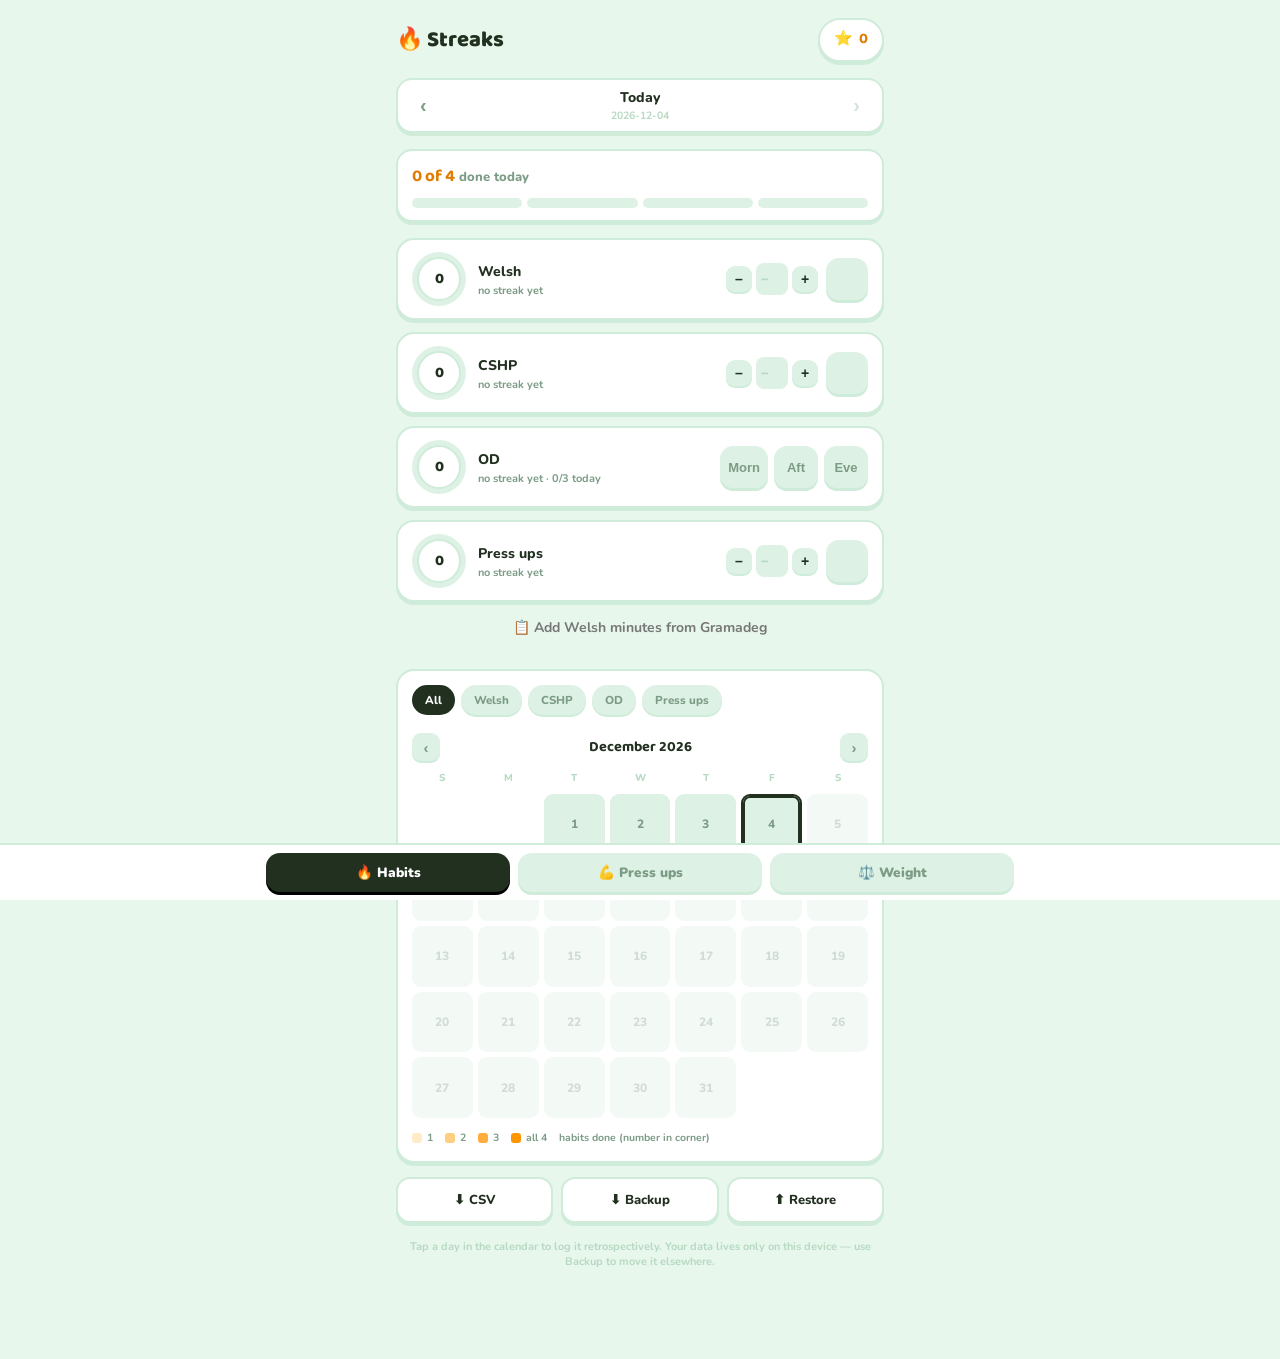
<file: streaks-app/index.html>
<!DOCTYPE html>
<html lang="en">
<head>
<meta charset="UTF-8">
<meta name="viewport" content="width=device-width, initial-scale=1.0, maximum-scale=1, user-scalable=no">
<meta name="apple-mobile-web-app-capable" content="yes">
<meta name="apple-mobile-web-app-status-bar-style" content="black-translucent">
<meta name="apple-mobile-web-app-title" content="Streaks">
<meta name="mobile-web-app-capable" content="yes">
<meta name="theme-color" content="#E7F7EC">
<title>Streaks</title>
<link rel="manifest" href="manifest.json">
<link rel="apple-touch-icon" href="icons/apple-touch-icon.png">
<link rel="icon" href="icons/favicon.png">
<link rel="preconnect" href="https://fonts.googleapis.com">
<link href="https://fonts.googleapis.com/css2?family=Baloo+2:wght@600;700;800&family=Nunito:wght@500;700;800;900&display=swap" rel="stylesheet">
<style>
  :root{
    --bg: #E7F7EC;
    --card: #FFFFFF;
    --card-border: #CFEBDA;
    --track: #DDF2E4;
    --ink: #223020;
    --ink-dim: #7C9C86;
    --ink-dimmer: #B7D9C2;

    --orange: #FF9600;
    --orange-dark: #E07C00;
    --green: #58CC02;
    --green-dark: #46A302;

    --h1: #FF4B6E; --h1-dark:#D63B5A;
    --h2: #1CB0F6; --h2-dark:#0D8FCE;
    --h3: #A560F0; --h3-dark:#8347C9;
    --h4: #2DD4BF; --h4-dark:#1FB3A0;
    --radius: 18px;
  }
  *{box-sizing:border-box; -webkit-tap-highlight-color: transparent;}
  html,body{margin:0; padding:0; background:var(--bg); color:var(--ink); font-family:'Nunito',sans-serif; overflow-x:hidden;}
  body{ padding-top: env(safe-area-inset-top); padding-bottom: env(safe-area-inset-bottom); }
  .wrap{max-width:520px; margin:0 auto; padding:18px 16px 90px;}

  /* HEADER */
  .topbar{display:flex; align-items:center; justify-content:space-between; margin-bottom:16px;}
  .brand{font-family:'Baloo 2',sans-serif; font-weight:800; font-size:22px; color:var(--ink); display:flex; align-items:center; gap:6px;}
  .kudos-pill{
    display:flex; align-items:center; gap:6px;
    background:#fff; border:2px solid var(--card-border);
    padding:7px 14px 9px; border-radius:999px;
    font-family:'Baloo 2',sans-serif; font-weight:700; font-size:15px;
    color:var(--orange-dark);
    box-shadow: 0 3px 0 var(--card-border);
  }
  .kudos-pill.pulse{ animation: kudosPulse .55s ease; }
  @keyframes kudosPulse{
    0%{ transform:scale(1); }
    45%{ transform:scale(1.2); }
    100%{ transform:scale(1); }
  }

  /* DATE NAV */
  .datenav{
    display:flex; align-items:center; justify-content:space-between;
    background:var(--card); border:2px solid var(--card-border); border-radius:16px;
    padding:8px 6px; margin-bottom:16px; box-shadow:0 3px 0 var(--card-border);
  }
  .datenav button{
    background:none; border:none; color:var(--ink-dim); font-size:20px; font-weight:800; padding:6px 16px; cursor:pointer; border-radius:10px;
  }
  .datenav button.muted{ opacity:0.3; }
  .datenav .datelabel{ font-weight:800; font-size:14px; text-align:center; flex:1; color:var(--ink); }
  .datenav .datelabel small{ display:block; color:var(--ink-dimmer); font-weight:700; font-size:10.5px; margin-top:1px;}

  /* COMBO BANNER */
  .combo-banner{
    display:none; align-items:center; gap:10px;
    background: linear-gradient(135deg, #FFF1D6, #FFE3B0);
    border:2px solid #FFD37A;
    border-radius:16px; padding:12px 14px; margin-bottom:16px;
    font-size:12.5px; color:var(--orange-dark); font-weight:800;
  }
  .combo-banner.show{ display:flex; }
  .combo-banner b{ font-family:'Baloo 2',sans-serif; font-size:15px; }

  /* DAY PROGRESS */
  .day-progress{
    background:var(--card); border:2px solid var(--card-border); border-radius:16px;
    padding:12px 14px; margin-bottom:16px; box-shadow:0 3px 0 var(--card-border);
  }
  .day-progress-text{ font-weight:800; font-size:13px; color:var(--ink-dim); margin-bottom:8px; }
  .day-progress-text b{ font-family:'Baloo 2',sans-serif; font-size:17px; color:var(--orange-dark); }
  .day-segs{ display:flex; gap:5px; }
  .day-seg{ flex:1; height:10px; border-radius:999px; background:var(--track); transition:background .3s ease; }

  /* HABIT CARDS */
  .habit-list{ display:flex; flex-direction:column; gap:12px; }
  .habit-card{
    position:relative;
    background:var(--card);
    border:2px solid var(--card-border);
    border-radius:var(--radius);
    padding:12px 14px;
    display:flex; align-items:center; gap:12px;
    opacity:0; transform:translateY(10px) scale(0.98);
    animation: cardIn .45s cubic-bezier(.2,.9,.3,1.3) forwards;
    box-shadow:0 3px 0 var(--card-border);
  }
  @keyframes cardIn{ to{ opacity:1; transform:translateY(0) scale(1);} }
  .habit-card.done{ border-color: var(--accent); box-shadow:0 3px 0 var(--accent); }

  .badge{
    position:relative; width:54px; height:54px; border-radius:50%; flex-shrink:0;
    background: conic-gradient(var(--accent) calc(var(--progress)*1%), var(--track) 0);
    display:flex; align-items:center; justify-content:center;
    transition: background 0.4s ease;
  }
  .badge-inner{
    width:44px; height:44px; border-radius:50%; background:#fff;
    border:2px solid var(--card-border);
    display:flex; flex-direction:column; align-items:center; justify-content:center; gap:0;
  }
  .badge .flame-ico{ font-size:11px; line-height:1; margin-bottom:1px; }
  .badge .streaknum{ font-family:'Baloo 2',sans-serif; font-weight:800; font-size:15px; color:var(--ink); line-height:1;}
  .badge.pulse{ animation: badgePulse .5s ease; }
  @keyframes badgePulse{ 0%{transform:scale(1);} 50%{transform:scale(1.22);} 100%{transform:scale(1);} }

  .streak-pop{
    position:fixed; transform:translate(-50%,-10px);
    font-family:'Baloo 2',sans-serif; font-weight:800; font-size:13.5px; color:var(--orange-dark);
    background:#fff; border:2px solid var(--orange); border-radius:999px; padding:4px 12px;
    white-space:nowrap;
    animation: popFloat 1.1s ease-out forwards; pointer-events:none; z-index:1000;
  }
  @keyframes popFloat{
    0%{ opacity:0; transform:translate(-50%,0) scale(0.7);}
    20%{ opacity:1; transform:translate(-50%,-16px) scale(1.12);}
    80%{ opacity:1; transform:translate(-50%,-30px) scale(1);}
    100%{ opacity:0; transform:translate(-50%,-56px) scale(1);}
  }

  .habit-main{ flex:1; min-width:0; }
  .habit-name{
    font-weight:800; font-size:14px; color:var(--ink);
    background:none; border:none; padding:0; margin:0 0 2px 0; width:100%;
    font-family:'Nunito',sans-serif;
  }
  .habit-name:focus{ outline:none; border-bottom:2px solid var(--accent); }
  .habit-sub{ font-size:11px; color:var(--ink-dim); font-weight:700; }
  .habit-sub b{ color:var(--accent-text, var(--ink)); }

  .habit-control{ flex-shrink:0; display:flex; align-items:center; gap:8px; }

  .btn3d{ border:none; cursor:pointer; transition: transform .07s ease, box-shadow .07s ease; }
  .btn3d:active{ transform:translateY(3px); }

  .bool-toggle{
    width:42px; height:42px; border-radius:13px;
    background:var(--track); color:transparent; font-size:19px; font-weight:900;
    display:flex; align-items:center; justify-content:center; flex-shrink:0;
    box-shadow:0 3px 0 var(--card-border);
  }
  .bool-toggle.on{
    background:var(--accent); color:#fff;
    box-shadow:0 3px 0 var(--accent-dark);
  }
  .bool-toggle.on:active{ box-shadow:0 0 0 var(--accent-dark); }
  .bool-toggle:not(.on):active{ box-shadow:0 0 0 var(--card-border); }
  .level-toggle{ width:auto; padding:0 10px; font-size:13px; color:var(--ink-dim); }
  .level-toggle.on{ color:#fff; }
  .period-row{ display:flex; gap:6px; }
  .period-toggle{ width:auto; min-width:44px; padding:0 8px; font-size:13px; color:var(--ink-dim); }
  .period-toggle.on{ color:#fff; }
  .cal-cell.partial{ opacity:0.55; }

  .num-control{ display:flex; align-items:center; gap:4px; }
  .num-btn{
    width:26px; height:26px; border-radius:9px;
    background:var(--track); color:var(--ink); font-size:14px; font-weight:800;
    display:flex; align-items:center; justify-content:center; flex-shrink:0;
    box-shadow:0 2px 0 var(--card-border);
  }
  .num-btn:active{ box-shadow:0 0 0 var(--card-border); background:var(--accent); color:#fff; }
  .num-val{
    font-family:'Baloo 2',sans-serif; font-weight:700; font-size:14px; width:32px; text-align:center;
    background:var(--track); border:none; border-radius:8px; color:var(--ink); padding:5px 0;
  }
  .num-val:focus{ outline:2px solid var(--accent); }
  .num-val::placeholder{ color:var(--ink-dimmer); }

  /* confetti */
  .confetti-layer{ position:fixed; inset:0; pointer-events:none; z-index:999; overflow:hidden; }
  .confetti-piece{
    position:absolute; top:-10px; width:8px; height:14px; opacity:0.95;
    animation: confettiFall 1.4s ease-in forwards;
  }
  @keyframes confettiFall{
    0%{ transform:translateY(0) rotate(0deg); opacity:1; }
    100%{ transform:translateY(100vh) rotate(540deg); opacity:0.9; }
  }

  /* CALENDAR */
  .cal-card{
    background:var(--card); border:2px solid var(--card-border); border-radius:var(--radius);
    padding:14px 14px 16px; margin-top:22px; box-shadow:0 3px 0 var(--card-border);
  }
  .cal-tabs{ display:flex; gap:6px; overflow-x:auto; padding-bottom:10px; margin-bottom:8px; }
  .habit-chip{
    flex-shrink:0; padding:7px 13px; border-radius:999px; font-weight:800; font-size:11.5px;
    background:var(--track); color:var(--ink-dim); white-space:nowrap;
    box-shadow:0 2px 0 var(--card-border);
  }
  .habit-chip.active{ color:#fff; box-shadow:0 2px 0 var(--chip-dark); }
  .habit-chip:active{ transform:translateY(2px); box-shadow:0 0 0 transparent; }

  .cal-head{ display:flex; align-items:center; justify-content:space-between; margin-bottom:10px; }
  .cal-head button{ background:var(--track); border:none; color:var(--ink-dim); width:28px; height:28px; border-radius:9px; font-size:15px; font-weight:800; cursor:pointer; box-shadow:0 2px 0 var(--card-border); }
  .cal-head button:active{ transform:translateY(2px); box-shadow:0 0 0 transparent; }
  .cal-title{ font-family:'Baloo 2',sans-serif; font-weight:700; font-size:14.5px; }
  .cal-grid{ display:grid; grid-template-columns:repeat(7,1fr); gap:5px; }
  .cal-dow{ text-align:center; font-size:10px; color:var(--ink-dimmer); font-weight:800; padding-bottom:4px; }
  .cal-cell{
    aspect-ratio:1; border-radius:9px; display:flex; align-items:center; justify-content:center;
    font-size:12px; font-weight:800; color:var(--ink-dim); cursor:pointer;
    background:var(--track); border:2px solid transparent;
  }
  .cal-cell.empty{ visibility:hidden; cursor:default; }
  .cal-cell.future{ opacity:0.35; cursor:default; }
  .cal-cell{ position:relative; }
  .cal-cell.lvl1{ background:#FFEBC7; color:var(--orange-dark); }
  .cal-cell.lvl2{ background:#FFCF80; color:var(--orange-dark); }
  .cal-cell.lvl3{ background:#FFAE3D; color:#fff; }
  .cal-cell.lvl4{ background:var(--orange); color:#fff; }
  .cal-count{
    position:absolute; top:2px; right:4px; font-size:8.5px; font-weight:900; line-height:1; opacity:0.85;
  }
  .cal-cell.today{ border-color:var(--ink); }
  .cal-cell.selected{ box-shadow:0 0 0 2px var(--ink) inset; }
  .cal-legend{ display:flex; gap:12px; margin-top:12px; font-size:10.5px; color:var(--ink-dim); font-weight:700; flex-wrap:wrap;}
  .cal-legend span{ display:inline-flex; align-items:center; gap:5px; }
  .cal-legend i{ width:10px; height:10px; border-radius:3px; display:inline-block; }

  footer.note{ text-align:center; color:var(--ink-dimmer); font-size:11px; margin-top:16px; font-weight:700;}

  .export-btn{
    display:flex; align-items:center; justify-content:center; gap:7px; width:100%;
    margin-top:10px; padding:12px; border-radius:14px; border:none;
    background:var(--card); color:var(--ink); font-family:'Nunito',sans-serif; font-weight:800; font-size:13px;
    box-shadow:0 3px 0 var(--card-border); border:2px solid var(--card-border); cursor:pointer;
  }
  .export-btn:active{ transform:translateY(3px); box-shadow:0 0 0 var(--card-border); }
  .data-row{ display:flex; gap:8px; margin-top:14px; }

  /* TAB BAR */
  .tabbar{
    position:fixed; left:0; right:0; bottom:0; z-index:50;
    display:flex; justify-content:center; gap:8px;
    background:var(--card); border-top:2px solid var(--card-border);
    padding:8px 16px calc(8px + env(safe-area-inset-bottom));
  }
  .tabbar button{
    flex:1; max-width:244px; padding:10px; border-radius:14px; border:none; cursor:pointer;
    background:var(--track); color:var(--ink-dim);
    font-family:'Nunito',sans-serif; font-weight:900; font-size:13.5px;
    box-shadow:0 3px 0 var(--card-border);
  }
  .tabbar button.active{ background:var(--ink); color:#fff; box-shadow:0 3px 0 #000; }
  .tabbar button:active{ transform:translateY(3px); box-shadow:none; }
  .view[hidden]{ display:none; }

  /* PRESS UPS */
  .pu-card{
    background:var(--card); border:2px solid var(--card-border); border-radius:var(--radius);
    padding:14px; margin-bottom:14px; box-shadow:0 3px 0 var(--card-border);
  }
  .pu-title{ font-family:'Baloo 2',sans-serif; font-weight:800; font-size:17px; margin:0 0 2px; }
  .pu-dim{ font-size:11.5px; color:var(--ink-dim); font-weight:700; }
  .pu-best{ display:flex; align-items:baseline; gap:6px; margin:6px 0 8px; }
  .pu-best b{ font-family:'Baloo 2',sans-serif; font-size:34px; line-height:1; color:var(--h4-dark); }
  .pu-bar{ height:12px; border-radius:999px; background:var(--track); overflow:hidden; }
  .pu-bar i{ display:block; height:100%; background:var(--h4); border-radius:999px; transition:width .4s ease; }
  .pu-ex{ padding:12px 0; border-top:2px dashed var(--track); }
  .pu-ex:first-of-type{ border-top:none; }
  .pu-ex-name{ font-weight:900; font-size:14px; }
  .pu-ex-name small{ font-weight:800; font-size:10px; color:#fff; background:var(--ink-dimmer); border-radius:6px; padding:1px 6px; margin-left:6px; vertical-align:2px; }
  .pu-ex-how{ font-size:11.5px; color:var(--ink-dim); font-weight:700; margin:2px 0 8px; }
  .pu-sets{ display:flex; gap:7px; flex-wrap:wrap; }
  .pu-set{
    min-width:46px; height:40px; padding:0 10px; border-radius:12px;
    background:var(--track); color:var(--ink); font-family:'Baloo 2',sans-serif; font-weight:800; font-size:16px;
    box-shadow:0 3px 0 var(--card-border);
  }
  .pu-set.on{ background:var(--h4); color:#fff; box-shadow:0 3px 0 var(--h4-dark); }
  .pu-feel{ display:flex; gap:7px; margin-top:6px; }
  .pu-feel button, .pu-main-btn{
    flex:1; padding:12px 6px; border-radius:14px; border:none;
    font-family:'Nunito',sans-serif; font-weight:900; font-size:13px; color:#fff;
    background:var(--h4); box-shadow:0 3px 0 var(--h4-dark);
  }
  .pu-feel button:disabled, .pu-main-btn:disabled{ opacity:0.35; }
  .pu-feel button[data-feel="easy"]{ background:var(--green); box-shadow:0 3px 0 var(--green-dark); }
  .pu-feel button[data-feel="hard"]{ background:var(--h1); box-shadow:0 3px 0 var(--h1-dark); }
  .pu-main-btn{ width:100%; margin-top:6px; }
  .pu-link{ background:none; border:none; color:var(--ink-dim); font-weight:800; font-size:12px; text-decoration:underline; margin-top:12px; padding:4px; font-family:'Nunito',sans-serif; cursor:pointer; }
  .pu-test-input{ display:flex; align-items:center; gap:8px; }
  .pu-test-input input{ width:70px; text-align:center; font-family:'Baloo 2',sans-serif; font-weight:800; font-size:22px; border:none; border-radius:12px; background:var(--track); padding:6px 0; color:var(--ink); }
  .pu-test-input .num-btn{ width:40px; height:40px; font-size:20px; }
  .pu-hist{ display:flex; flex-direction:column; gap:6px; margin-top:8px; }
  .pu-hist-row{ display:flex; align-items:center; gap:8px; font-size:11.5px; font-weight:800; color:var(--ink-dim); }
  .pu-hist-row span:first-child{ width:62px; flex-shrink:0; }
  .pu-hist-row .pu-bar{ flex:1; height:9px; }
  .pu-hist-row b{ width:24px; text-align:right; color:var(--ink); }
  .data-row .export-btn{ margin-top:0; }

  /* WEIGHT */
  .wt-entry{ display:flex; align-items:center; gap:8px; margin-top:8px; }
  .wt-entry input{ font-family:'Baloo 2',sans-serif; font-weight:800; border:none; border-radius:12px; background:var(--track); color:var(--ink); padding:8px 10px; min-width:0; }
  .wt-entry input[type=number]{ width:96px; font-size:22px; text-align:center; }
  .wt-entry input[type=date]{ flex:1; font-size:14px; }
  .wt-entry .pu-main-btn{ width:auto; flex:none; margin-top:0; padding:12px 16px; background:var(--h2); box-shadow:0 3px 0 var(--h2-dark); }
  .wt-stats{ display:grid; grid-template-columns:repeat(3,1fr); gap:8px; margin-top:4px; }
  .wt-stat b{ display:block; font-family:'Baloo 2',sans-serif; font-size:22px; line-height:1.1; color:var(--ink); }
  .wt-stat .pu-dim{ font-size:10.5px; }
  .wt-big{ font-family:'Baloo 2',sans-serif; font-weight:800; font-size:34px; line-height:1; color:var(--h2-dark); }
  .wt-ranges{ display:flex; gap:6px; margin:4px 0 8px; }
  .wt-ranges .habit-chip.active{ background:var(--ink); box-shadow:0 2px 0 #000; }
  .wt-chart{ position:relative; }
  .wt-chart svg{ display:block; width:100%; height:auto; overflow:visible; }
  .wt-tip{ position:absolute; top:0; transform:translateX(-50%); background:var(--ink); color:#fff; font-size:11px; font-weight:800; padding:4px 8px; border-radius:8px; white-space:nowrap; pointer-events:none; }
  .wt-legend{ display:flex; gap:14px; font-size:10.5px; color:var(--ink-dim); font-weight:700; margin-top:6px; flex-wrap:wrap; }
  .wt-legend span{ display:inline-flex; align-items:center; gap:5px; }
  .wt-row{ display:flex; align-items:center; gap:8px; padding:8px 0; border-top:2px dashed var(--track); font-size:13px; font-weight:800; }
  .wt-row:first-child{ border-top:none; }
  .wt-row span{ flex:1; color:var(--ink-dim); }
  .wt-row em{ font-style:normal; font-size:11px; width:48px; text-align:right; color:var(--ink-dim); }
  .wt-row button{ background:none; border:none; color:var(--ink-dimmer); font-size:16px; font-weight:900; padding:2px 6px; cursor:pointer; }
.gram-paste{display:block;margin:6px auto 0;background:none;border:0;color:var(--muted,#777);font:inherit;font-size:14px;font-weight:700;padding:10px 14px;border-radius:12px;cursor:pointer}
.gram-paste:active{background:rgba(0,0,0,.06)}
.gram-msg{text-align:center;font-size:13.5px;font-weight:700;color:#2e7d32;min-height:0;max-height:0;overflow:hidden;transition:max-height .25s}
.gram-msg.on{max-height:60px;padding:4px 12px 8px}
</style>
</head>
<body>
<div class="wrap">
<div class="view" id="viewHabits">

  <div class="topbar">
    <div class="brand">🔥 Streaks</div>
    <div class="kudos-pill" id="kudosPill">⭐ <span id="kudosVal">0</span></div>
  </div>

  <div class="datenav">
    <button id="prevDay">‹</button>
    <div class="datelabel" id="dateLabel"><span id="dateMain">Today</span><small id="dateSub"></small></div>
    <button id="nextDay">›</button>
  </div>

  <div class="combo-banner" id="comboBanner">
    🎉 <div><b id="comboText">All habits done!</b><br>Full-house streak: <span id="comboStreak">0</span> days</div>
  </div>

  <div class="day-progress" id="dayProgress">
    <div class="day-progress-text" id="dayProgressText"></div>
    <div class="day-segs" id="daySegs"></div>
  </div>

  <div class="habit-list" id="habitList"></div>
  <button class="gram-paste" id="gramPaste">📋 Add Welsh minutes from Gramadeg</button>
  <div class="gram-msg" id="gramMsg"></div>

  <div class="cal-card">
    <div class="cal-tabs" id="calTabs"></div>
    <div class="cal-head">
      <button id="prevMonth">‹</button>
      <div class="cal-title" id="calTitle">August 2026</div>
      <button id="nextMonth">›</button>
    </div>
    <div class="cal-grid" id="calGrid"></div>
    <div class="cal-legend" id="calLegend"></div>
  </div>

  <div class="data-row">
    <button class="export-btn" id="exportBtn">⬇ CSV</button>
    <button class="export-btn" id="exportJsonBtn">⬇ Backup</button>
    <button class="export-btn" id="importBtn">⬆ Restore</button>
  </div>
  <input type="file" id="importFile" accept="application/json" style="display:none;">

  <footer class="note">Tap a day in the calendar to log it retrospectively. Your data lives only on this device — use Backup to move it elsewhere.</footer>
</div>

<div class="view" id="viewPushups" hidden>
  <div class="topbar">
    <div class="brand">💪 Press ups</div>
    <div class="kudos-pill" id="puLevelPill">Level 1</div>
  </div>
  <div id="puContent"></div>
</div>

<div class="view" id="viewWeight" hidden>
  <div class="topbar">
    <div class="brand">⚖️ Weight</div>
    <div class="kudos-pill" id="wtPill">– kg</div>
  </div>
  <div id="wtContent"></div>
</div>
</div>

<nav class="tabbar">
  <button id="tabHabits" class="active">🔥 Habits</button>
  <button id="tabPushups">💪 Press ups</button>
  <button id="tabWeight">⚖️ Weight</button>
</nav>

<div class="confetti-layer" id="confettiLayer"></div>

<script>
const STORAGE_KEY = 'streaksAppData';
const PERIODS = ['m','a','e'];
const PERIOD_LABELS = { m:'Morn', a:'Aft', e:'Eve' };
const todayStr = () => fmtDate(new Date());
function fmtDate(d){ const y=d.getFullYear(); const m=String(d.getMonth()+1).padStart(2,'0'); const day=String(d.getDate()).padStart(2,'0'); return `${y}-${m}-${day}`; }
function addDays(dateStr, n){ const d = new Date(dateStr+'T00:00:00'); d.setDate(d.getDate()+n); return fmtDate(d); }
function isToday(dateStr){ return dateStr === todayStr(); }
function isYesterday(dateStr){ return dateStr === addDays(todayStr(), -1); }

const DEFAULT_HABITS = [
  { id:'h1', name:'Welsh', color:'var(--h1)', dark:'var(--h1-dark)', hasNumber:true, unit:'min' },
  { id:'h2', name:'CSHP', color:'var(--h2)', dark:'var(--h2-dark)', hasNumber:true, unit:'min' },
  { id:'h3', name:'OD', color:'var(--h3)', dark:'var(--h3-dark)', hasNumber:false, unit:'', periods:true },
  { id:'h4', name:'Press ups', color:'var(--h4)', dark:'var(--h4-dark)', hasNumber:true, unit:'' },
];

const PU_HABIT_ID = 'h4';
function defaultPushups(){ return { level:1, sessions:{}, tests:[], draft:null }; }
function defaultWeight(){ return { entries:{}, goal:null }; }
let state = { habits: DEFAULT_HABITS, entries: {}, pushups: defaultPushups(), weight: defaultWeight() };
let selectedDate = todayStr();
let calMonth = new Date();
let calMode = 'all';
let lastKudos = 0;
let justToggledId = null;

function escapeHtml(str){
  return String(str).replace(/[&<>"']/g, c => ({'&':'&amp;','<':'&lt;','>':'&gt;','"':'&quot;',"'":'&#39;'}[c]));
}

function isValidDateKey(dateStr){
  if(!/^\d{4}-\d{2}-\d{2}$/.test(dateStr)) return false;
  const [y,m,d] = dateStr.split('-').map(Number);
  if(m < 1 || m > 12) return false;
  const dt = new Date(y, m-1, d);
  return dt.getFullYear()===y && dt.getMonth()===m-1 && dt.getDate()===d;
}

// Defensively rebuilds app state from untrusted input (localStorage or an imported backup file).
// Never trusts shapes/types — always falls back to safe defaults for anything malformed.
function sanitizeLoaded(loaded){
  const safe = { habits: DEFAULT_HABITS.map(h=>({...h})), entries: {}, pushups: sanitizePushups(loaded && loaded.pushups), weight: sanitizeWeight(loaded && loaded.weight) };
  if(!loaded || typeof loaded !== 'object') return safe;

  if(Array.isArray(loaded.habits)){
    safe.habits = DEFAULT_HABITS.map(defaultH=>{
      const saved = loaded.habits.find(h=>h && h.id===defaultH.id);
      if(saved && typeof saved.name === 'string' && saved.name.trim()){
        return { ...defaultH, name: saved.name.trim().slice(0,20) };
      }
      return defaultH;
    });
  }

  if(loaded.entries && typeof loaded.entries === 'object' && !Array.isArray(loaded.entries)){
    const validHabitIds = new Set(safe.habits.map(h=>h.id));
    for(const dateStr of Object.keys(loaded.entries)){
      if(!isValidDateKey(dateStr)) continue;
      const day = loaded.entries[dateStr];
      if(!day || typeof day !== 'object') continue;
      const cleanDay = {};
      for(const habitId of Object.keys(day)){
        if(!validHabitIds.has(habitId)) continue;
        const e = day[habitId];
        if(!e || typeof e !== 'object') continue;
        const cleanEntry = {};
        if(e.done === true) cleanEntry.done = true;
        else if(e.done === false) cleanEntry.done = false;
        const habitDef = safe.habits.find(h=>h.id===habitId);
        if(habitDef && habitDef.periods){
          // OD is logged in three periods a day. Old whole-day entries migrate:
          // Full (no level) = all three periods; Partial = morning only.
          let ps;
          if(Array.isArray(e.periods)) ps = PERIODS.filter(k => e.periods.includes(k));
          else if(e.done === true) ps = e.level === 'partial' ? ['m'] : PERIODS.slice();
          else ps = [];
          delete cleanEntry.done;
          if(ps.length){ cleanEntry.periods = ps; cleanEntry.done = ps.length === PERIODS.length; }
        }
        if(e.gm !== undefined){ const g = Number(e.gm); if(Number.isFinite(g)) cleanEntry.gm = Math.max(0, Math.min(1440, g)); }
        if(e.amount !== undefined){
          const n = Number(e.amount);
          if(Number.isFinite(n)) cleanEntry.amount = Math.max(0, n);
        }
        if(Object.keys(cleanEntry).length) cleanDay[habitId] = cleanEntry;
      }
      if(Object.keys(cleanDay).length) safe.entries[dateStr] = cleanDay;
    }
  }
  return safe;
}

function sanitizePushups(pu){
  const safe = defaultPushups();
  if(!pu || typeof pu !== 'object') return safe;
  const int = (v, min, max) => { const n = Math.round(Number(v)); return Number.isFinite(n) ? Math.min(max, Math.max(min, n)) : undefined; };
  safe.level = int(pu.level, 1, PU_MAX_LEVEL) || 1;
  if(pu.sessions && typeof pu.sessions === 'object'){
    for(const dateStr of Object.keys(pu.sessions)){
      const x = pu.sessions[dateStr];
      if(!isValidDateKey(dateStr) || !x || typeof x !== 'object') continue;
      const clean = {
        level: int(x.level, 1, PU_MAX_LEVEL) || 1,
        prevLevel: int(x.prevLevel, 1, PU_MAX_LEVEL) || 1,
        full: int(x.full, 0, 10000) || 0,
        total: int(x.total, 0, 10000) || 0,
        feel: ['easy','right','hard','test'].includes(x.feel) ? x.feel : 'right',
      };
      if(x.test !== undefined){ const t = int(x.test, 0, 1000); if(t !== undefined) clean.test = t; }
      safe.sessions[dateStr] = clean;
    }
  }
  if(Array.isArray(pu.tests)){
    safe.tests = pu.tests
      .filter(t => t && isValidDateKey(t.date) && int(t.max, 0, 1000) !== undefined)
      .map(t => ({ date:t.date, max:int(t.max, 0, 1000) }))
      .sort((a,b) => a.date < b.date ? -1 : 1);
  }
  const d = pu.draft;
  if(d && typeof d === 'object' && isValidDateKey(d.date)){
    const draft = { date:d.date, sets:{}, forceTest: d.forceTest === true };
    if(d.sets && typeof d.sets === 'object'){
      for(const k of Object.keys(d.sets)){
        if(/^[a-z]{1,10}$/.test(k) && Array.isArray(d.sets[k])) draft.sets[k] = d.sets[k].slice(0,10).map(v => v === true);
      }
    }
    const tv = int(d.testVal, 0, 1000); if(tv !== undefined) draft.testVal = tv;
    safe.draft = draft;
  }
  return safe;
}

const WT_MIN = 20, WT_MAX = 400;
function wtClean(v){ const n = Math.round(Number(v)*10)/10; return Number.isFinite(n) && n >= WT_MIN && n <= WT_MAX ? n : undefined; }
function sanitizeWeight(w){
  const safe = defaultWeight();
  if(!w || typeof w !== 'object') return safe;
  if(w.entries && typeof w.entries === 'object' && !Array.isArray(w.entries)){
    for(const d of Object.keys(w.entries)){
      const kg = wtClean(w.entries[d]);
      if(isValidDateKey(d) && kg !== undefined) safe.entries[d] = kg;
    }
  }
  const g = wtClean(w.goal);
  if(g !== undefined) safe.goal = g;
  return safe;
}

function loadState(){
  try{
    const raw = localStorage.getItem(STORAGE_KEY);
    if(raw){
      const loaded = JSON.parse(raw);
      const clean = sanitizeLoaded(loaded);
      state.habits = clean.habits;
      state.entries = clean.entries;
      state.pushups = clean.pushups;
      state.weight = clean.weight;
      saveState(); // persists removal of retired habits (e.g. Flexibility)
    }
  }catch(e){ console.error('load failed — starting from a clean state', e); }
  render();
}
function saveState(){
  try{ localStorage.setItem(STORAGE_KEY, JSON.stringify(state)); }
  catch(e){ console.error('save failed', e); alert('Could not save — your browser storage may be full or blocked.'); }
}

function getEntry(dateStr, habitId){
  const day = state.entries[dateStr];
  if(!day) return {};
  return day[habitId] || {};
}
function isDone(dateStr, habitId){ return getEntry(dateStr, habitId).done === true; }
function setDone(dateStr, habitId, done){
  if(!state.entries[dateStr]) state.entries[dateStr] = {};
  const cur = state.entries[dateStr][habitId] || {};
  state.entries[dateStr][habitId] = { ...cur, done };
  saveState();
}
// OD: each day splits into three periods. done = all three logged.
function getPeriods(dateStr, habitId){ const p = getEntry(dateStr, habitId).periods; return Array.isArray(p) ? p : []; }
function hasPeriod(dateStr, habitId, k){ return getPeriods(dateStr, habitId).includes(k); }
function togglePeriod(dateStr, habitId, k){
  if(!state.entries[dateStr]) state.entries[dateStr] = {};
  const cur = { ...(state.entries[dateStr][habitId] || {}) };
  const set = new Set(Array.isArray(cur.periods) ? cur.periods : []);
  set.has(k) ? set.delete(k) : set.add(k);
  const ps = PERIODS.filter(x => set.has(x));
  if(ps.length){ cur.periods = ps; cur.done = ps.length === PERIODS.length; }
  else { delete cur.periods; delete cur.done; }
  state.entries[dateStr][habitId] = cur;
  saveState();
}
function setAmount(dateStr, habitId, amount){
  if(!state.entries[dateStr]) state.entries[dateStr] = {};
  const cur = state.entries[dateStr][habitId] || {};
  state.entries[dateStr][habitId] = { ...cur, amount };
  saveState();
}

// Period streak: counts consecutive logged periods (morning, afternoon, evening).
// Any missed period breaks it. Today's periods after the last one logged are still
// open, so they never break the streak until the day ends.
function periodStreak(habitId){
  let cursor = todayStr();
  let idx = PERIODS.length - 1;
  const today = getPeriods(cursor, habitId);
  if(today.length){ idx = Math.max(...today.map(k => PERIODS.indexOf(k))); }
  else { cursor = addDays(cursor, -1); }
  let n = 0, guard = 0;
  while(hasPeriod(cursor, habitId, PERIODS[idx])){
    n++;
    if(--idx < 0){ idx = PERIODS.length - 1; cursor = addDays(cursor, -1); }
    if(++guard > 60000) break;
  }
  return n;
}
function dayStreak(habitId){
  let cursor = todayStr();
  if(!isDone(cursor, habitId)) cursor = addDays(cursor, -1);
  let streak = 0, guard = 0;
  while(isDone(cursor, habitId)){ streak++; cursor = addDays(cursor, -1); if(++guard > 20000) break; }
  return streak;
}
function computeStreak(habitId){
  const h = state.habits.find(x=>x.id===habitId);
  return h && h.periods ? periodStreak(habitId) : dayStreak(habitId);
}
function allDoneOn(dateStr){
  const day = state.entries[dateStr];
  if(!day) return false;
  return state.habits.every(h => isDone(dateStr, h.id));
}
function doneCountOn(dateStr){
  return state.habits.filter(h => isDone(dateStr, h.id)).length;
}
function computeComboStreak(){
  let cursor = todayStr();
  if(!allDoneOn(cursor)) cursor = addDays(cursor, -1);
  let streak = 0;
  let guard = 0;
  while(allDoneOn(cursor)){
    streak++; cursor = addDays(cursor, -1);
    if(++guard > 20000) break;
  }
  return streak;
}
function computeKudos(){
  let total = 0;
  for(const dateStr in state.entries){
    const doneCount = state.habits.filter(h=>isDone(dateStr, h.id)).length;
    total += doneCount;
    if(doneCount === state.habits.length && state.habits.length>0) total += 5;
  }
  return total;
}

function popStreakGain(habitId, streakLen){
  const badge = document.querySelector(`.badge[data-habit="${habitId}"]`);
  if(!badge) return;
  const rect = badge.getBoundingClientRect();
  const pop = document.createElement('div');
  pop.className = 'streak-pop';
  const h = state.habits.find(x=>x.id===habitId);
  const unit = h && h.periods ? 'period' : 'day';
  pop.textContent = streakLen === 1 ? `🔥 1 ${unit} streak!` : `🔥 ${streakLen}-${unit} streak!`;
  pop.style.left = (rect.left + rect.width/2) + 'px';
  pop.style.top = rect.top + 'px';
  document.body.appendChild(pop);
  setTimeout(()=>pop.remove(), 1150);
}

function fireConfetti(){
  const layer = document.getElementById('confettiLayer');
  const colors = ['#FF9600','#58CC02','#1CB0F6','#FF4B6E','#A560F0','#FFC800'];
  for(let i=0;i<28;i++){
    const p = document.createElement('div');
    p.className = 'confetti-piece';
    p.style.left = Math.random()*100+'vw';
    p.style.background = colors[Math.floor(Math.random()*colors.length)];
    p.style.animationDelay = (Math.random()*0.3)+'s';
    p.style.animationDuration = (1.1+Math.random()*0.6)+'s';
    p.style.borderRadius = Math.random()>0.5 ? '50%' : '2px';
    layer.appendChild(p);
    setTimeout(()=>p.remove(), 2200);
  }
}

function renderDateNav(){
  const main = document.getElementById('dateMain');
  const sub = document.getElementById('dateSub');
  const next = document.getElementById('nextDay');
  if(isToday(selectedDate)){ main.textContent = 'Today'; }
  else if(isYesterday(selectedDate)){ main.textContent = 'Yesterday'; }
  else { main.textContent = new Date(selectedDate+'T00:00:00').toLocaleDateString(undefined,{weekday:'short', month:'short', day:'numeric'}); }
  sub.textContent = selectedDate;
  next.classList.toggle('muted', isToday(selectedDate));
}

function renderHabits(){
  const list = document.getElementById('habitList');
  list.innerHTML = '';
  state.habits.forEach((habit, idx) => {
    const entry = getEntry(selectedDate, habit.id);
    const done = entry.done === true;
    const streak = computeStreak(habit.id);
    const card = document.createElement('div');
    card.className = 'habit-card' + (done ? ' done':'');
    card.style.setProperty('--accent', habit.color);
    card.style.setProperty('--accent-dark', habit.dark);
    card.style.animationDelay = (idx*0.05)+'s';

    const cycle = habit.periods ? 21 : 7; // ring fills over a week either way
    const progress = Math.round(((streak % cycle) / cycle) * 100) || (streak>0 ? 100 : 0);
    const onFire = streak >= (habit.periods ? 9 : 3);
    const todayCount = habit.periods ? getPeriods(selectedDate, habit.id).length : 0;
    const amt = entry.amount;

    card.innerHTML = `
      <div class="badge ${habit.id===justToggledId ? 'pulse' : ''}" data-habit="${habit.id}" style="--progress:${progress}">
        <div class="badge-inner">
          ${onFire ? '<div class="flame-ico">🔥</div>' : ''}
          <div class="streaknum">${streak}</div>
        </div>
      </div>
      <div class="habit-main">
        <input class="habit-name" data-id="${habit.id}" value="${escapeHtml(habit.name)}" maxlength="20" />
        <div class="habit-sub">${habit.periods
          ? (streak>0 ? `<b>${streak}</b> period streak · ${todayCount}/3 ${isToday(selectedDate)?'today':'this day'}` : `no streak yet · ${todayCount}/3 ${isToday(selectedDate)?'today':'this day'}`)
          : (streak>0 ? `<b>${streak}</b> day streak` : 'no streak yet')}</div>
      </div>
      <div class="habit-control">
        ${habit.hasNumber ? `
        <div class="num-control">
          <button class="num-btn btn3d" data-id="${habit.id}" data-dir="-1">–</button>
          <input class="num-val" data-id="${habit.id}" type="number" inputmode="numeric" placeholder="–" value="${amt ?? ''}" />
          <button class="num-btn btn3d" data-id="${habit.id}" data-dir="1">+</button>
        </div>` : ''}
        ${habit.periods ? `
        <div class="period-row">${PERIODS.map(k => `<button class="bool-toggle period-toggle btn3d ${hasPeriod(selectedDate, habit.id, k)?'on':''}" data-id="${habit.id}" data-period="${k}">${PERIOD_LABELS[k]}</button>`).join('')}</div>`
        : `<button class="bool-toggle btn3d ${done?'on':''}" data-id="${habit.id}">✓</button>`}
      </div>
    `;
    list.appendChild(card);
  });

  list.querySelectorAll('.habit-name').forEach(el=>{
    el.addEventListener('change', e=>{
      const habit = state.habits.find(h=>h.id===e.target.dataset.id);
      habit.name = e.target.value.trim() || habit.name;
      saveState();
      renderCalendar();
    });
  });
  list.querySelectorAll('.bool-toggle').forEach(el=>{
    el.addEventListener('click', e=>{
      const id = e.target.dataset.id;
      const wasDone = isDone(selectedDate, id);
      const period = e.target.dataset.period;
      let gained = !wasDone;
      if(period){
        gained = !hasPeriod(selectedDate, id, period);
        const before = computeStreak(id);
        togglePeriod(selectedDate, id, period);
        if(gained && computeStreak(id) <= before) gained = false; // logged, but didn't extend the run
      } else {
        setDone(selectedDate, id, !wasDone);
      }
      const wasAllDone = allDoneOn(selectedDate);
      if(gained){ justToggledId = id; }
      render();
      if(gained) popStreakGain(id, computeStreak(id));
      justToggledId = null;
      if(wasAllDone && !wasDone && isToday(selectedDate)) fireConfetti();
    });
  });
  list.querySelectorAll('.num-btn').forEach(el=>{
    el.addEventListener('click', e=>{
      const id = e.target.dataset.id;
      const cur = Number(getEntry(selectedDate,id).amount || 0);
      const next = Math.max(0, cur + parseInt(e.target.dataset.dir));
      setAmount(selectedDate, id, next);
      render();
    });
  });
  list.querySelectorAll('.num-val').forEach(el=>{
    // Save on every keystroke (no re-render — re-rendering here would rebuild the
    // input and kick the user out mid-type). Re-render happens on blur/enter instead,
    // so the streak badge etc. catch up without disrupting typing.
    el.addEventListener('input', e=>{
      const id = e.target.dataset.id;
      const raw = e.target.value;
      const v = raw === '' ? undefined : Math.max(0, Number(raw)||0);
      setAmount(selectedDate, id, v);
    });
    el.addEventListener('change', e=>{
      const id = e.target.dataset.id;
      const raw = e.target.value;
      const v = raw === '' ? undefined : Math.max(0, Number(raw)||0);
      setAmount(selectedDate, id, v);
      render();
    });
  });
}

function renderCombo(){
  const banner = document.getElementById('comboBanner');
  const comboStreak = computeComboStreak();
  if(comboStreak > 0){
    banner.classList.add('show');
    document.getElementById('comboStreak').textContent = comboStreak;
    document.getElementById('comboText').textContent = comboStreak >= 7 ? 'On an amazing run!' : 'All habits done!';
  } else {
    banner.classList.remove('show');
  }
}

function renderDayProgress(){
  const count = doneCountOn(selectedDate);
  const total = state.habits.length;
  const label = isToday(selectedDate) ? 'today' : (isYesterday(selectedDate) ? 'yesterday' : 'this day');
  document.getElementById('dayProgressText').innerHTML = `<b>${count} of ${total}</b> done ${label}`;
  const segs = document.getElementById('daySegs');
  segs.innerHTML = '';
  state.habits.forEach(h=>{
    const seg = document.createElement('div');
    seg.className = 'day-seg';
    if(isDone(selectedDate, h.id)) seg.style.background = h.color;
    segs.appendChild(seg);
  });
}

function renderKudos(){
  const kudos = computeKudos();
  document.getElementById('kudosVal').textContent = kudos;
  const pill = document.getElementById('kudosPill');
  if(kudos !== lastKudos){
    pill.classList.remove('pulse'); void pill.offsetWidth; pill.classList.add('pulse');
  }
  lastKudos = kudos;
}

function renderCalTabs(){
  const tabs = document.getElementById('calTabs');
  tabs.innerHTML = '';
  const allChip = document.createElement('div');
  allChip.className = 'habit-chip' + (calMode==='all' ? ' active' : '');
  allChip.textContent = 'All';
  if(calMode==='all'){ allChip.style.background = 'var(--ink)'; }
  allChip.addEventListener('click', ()=>{ calMode='all'; renderCalTabs(); renderCalendar(); });
  tabs.appendChild(allChip);

  state.habits.forEach(h=>{
    const chip = document.createElement('div');
    chip.className = 'habit-chip' + (calMode===h.id ? ' active' : '');
    chip.textContent = h.name;
    chip.style.setProperty('--chip-dark', h.dark);
    if(calMode===h.id){ chip.style.background = h.color; }
    chip.addEventListener('click', ()=>{ calMode = h.id; renderCalTabs(); renderCalendar(); });
    tabs.appendChild(chip);
  });
}

function renderCalendar(){
  const title = document.getElementById('calTitle');
  const grid = document.getElementById('calGrid');
  const legend = document.getElementById('calLegend');
  const year = calMonth.getFullYear();
  const month = calMonth.getMonth();
  title.textContent = calMonth.toLocaleDateString(undefined,{month:'long', year:'numeric'});

  const habit = calMode !== 'all' ? state.habits.find(h=>h.id===calMode) : null;

  grid.innerHTML = '';
  ['S','M','T','W','T','F','S'].forEach(d=>{
    const el = document.createElement('div');
    el.className = 'cal-dow'; el.textContent = d;
    grid.appendChild(el);
  });

  const firstDay = new Date(year, month, 1);
  const startOffset = firstDay.getDay();
  const daysInMonth = new Date(year, month+1, 0).getDate();

  for(let i=0;i<startOffset;i++){
    const el = document.createElement('div');
    el.className = 'cal-cell empty';
    grid.appendChild(el);
  }
  for(let d=1; d<=daysInMonth; d++){
    const dateStr = fmtDate(new Date(year, month, d));
    const el = document.createElement('div');
    let cls = 'cal-cell';
    if(dateStr > todayStr()){
      cls += ' future';
    } else if(habit){
      if(isDone(dateStr, habit.id)){
        el.style.background = habit.color;
        el.style.color = '#fff';
      } else if(habit.periods && getPeriods(dateStr, habit.id).length){
        el.style.background = habit.color;
        el.style.color = '#fff';
        cls += ' partial';
      }
    } else {
      const count = doneCountOn(dateStr);
      if(count > 0){
        // Map count onto 4 shade levels so it still works if the habit list changes length.
        const lvl = Math.max(1, Math.ceil(count / state.habits.length * 4));
        cls += ' lvl' + lvl;
      }
    }
    if(dateStr === todayStr()) cls += ' today';
    if(dateStr === selectedDate) cls += ' selected';
    el.className = cls;
    el.textContent = d;
    if(!habit && dateStr <= todayStr()){
      const count = doneCountOn(dateStr);
      if(count > 0){
        const badge = document.createElement('span');
        badge.className = 'cal-count';
        badge.textContent = count;
        el.appendChild(badge);
      }
    }
    if(dateStr <= todayStr()){
      el.addEventListener('click', ()=>{ selectedDate = dateStr; render(); });
    }
    grid.appendChild(el);
  }

  legend.innerHTML = habit
    ? (habit.periods
        ? `<span><i style="background:${habit.color}"></i>all 3 periods</span><span><i style="background:${habit.color};opacity:0.55"></i>1–2 periods</span>`
        : `<span><i style="background:${habit.color}"></i>${habit.name} done</span>`) + `<span><i style="background:var(--track)"></i>not logged</span>`
    : `<span><i style="background:#FFEBC7"></i>1</span><span><i style="background:#FFCF80"></i>2</span><span><i style="background:#FFAE3D"></i>3</span><span><i style="background:var(--orange)"></i>all ${state.habits.length}</span><span>habits done (number in corner)</span>`;
}

/* ---------- PRESS UPS ----------
   Levels go up slowly (one per good session). Full press up sets grow by one rep
   every 4 levels; knee/negative/variety work builds the strength in between.
   Every 7th session is a test (max full press ups in a row), which re-calibrates
   the level up or down so the plan always matches what you can actually do. */
const PU_GOAL = 50;
const PU_MAX_LEVEL = 200;
const PU_VARIETY = [
  { name:'Wide knee press ups', how:'Knees down, hands wider than your shoulders.' },
  { name:'Diamond incline press ups', how:'Hands close together under your chest, on a table or bench.' },
  { name:'Staggered knee press ups', how:'One hand forward, one back. Swap sides between sets.' },
  { name:'Slow wall press ups', how:'3 seconds down, 3 seconds up. Keep your body straight.' },
  { name:'Stair press ups', how:'Hands on a step. The lower the step, the harder it is.' },
  { name:'Paused knee press ups', how:'Hold for 2 seconds just above the floor, then push up.' },
];
function puFullReps(L){ return 1 + Math.floor((L-1)/4); }
function puLevelForReps(r){ return Math.min(PU_MAX_LEVEL, (Math.max(1, r)-1)*4 + 1); }
function puSessionsBefore(dateStr){ return Object.keys(state.pushups.sessions).filter(d => d < dateStr).length; }
function puDraft(){
  const t = todayStr();
  if(!state.pushups.draft || state.pushups.draft.date !== t) state.pushups.draft = { date:t, sets:{}, forceTest:false };
  return state.pushups.draft;
}
function puBest(){ return state.pushups.tests.reduce((m,t) => Math.max(m, t.max), 0); }
function puPlan(){
  const L = state.pushups.level;
  const r = puFullReps(L);
  const n = puSessionsBefore(todayStr());
  const test = puDraft().forceTest || (n % 7 === 6);
  const ex = [
    { key:'wall', tag:'warm-up', name:'Wall press ups', how:'Hands on the wall at shoulder height, step back, body straight.', sets:[10] },
    { key:'incline', tag:'warm-up', name:'Incline press ups', how:'Hands on the edge of a table or bench.', sets:[8] },
  ];
  if(test){
    ex.push({ key:'test', test:true, name:'Test: full press ups in a row', how:'As many as you can with good form: body straight, chest close to the floor. Stop when your form breaks.' });
  } else {
    ex.push({ key:'full', full:true, name:'Full press ups', how:'Body straight from head to heels, chest about a fist off the floor. Rest 1–2 min between sets.', sets:[r,r,r] });
    if(r <= 8){
      const nr = Math.min(5, 2 + Math.floor(L/10));
      ex.push({ key:'neg', name:'Negatives', how:'From the top of a full press up, lower yourself slowly over 4 seconds. Drop to your knees to get back up.', sets:[nr,nr,nr] });
    }
    const k = Math.min(30, 8 + Math.floor(L/2));
    ex.push({ key:'knee', name:'Knee press ups', how:'Knees down, hips in line with your back. Go all the way down.', sets:[k,k,k] });
  }
  const v = PU_VARIETY[n % PU_VARIETY.length];
  const vr = Math.min(20, 6 + Math.floor(L/6));
  ex.push({ key:'var', tag:'variety', name:v.name, how:v.how, sets:[vr,vr] });
  return { L, r, n, test, ex };
}
function puTally(plan){
  const d = puDraft();
  let full = 0, total = 0, any = false;
  plan.ex.forEach(e=>{
    if(e.test) return;
    const done = d.sets[e.key] || [];
    e.sets.forEach((reps,i)=>{ if(done[i]){ any = true; total += reps; if(e.full) full += reps; } });
  });
  if(plan.test && d.testVal !== undefined){ full += d.testVal; total += d.testVal; any = true; }
  return { full, total, any };
}
function puFinish(feel){
  const t = todayStr();
  const plan = puPlan();
  const d = puDraft();
  const { full, total } = puTally(plan);
  const L = plan.L;
  let newL;
  if(plan.test){
    const M = d.testVal;
    if(M === undefined){ alert('Enter how many you did first.'); return; }
    state.pushups.tests = state.pushups.tests.filter(x => x.date !== t).concat({ date:t, max:M });
    // Train full sets at ~60% of your max. Jump up if you've outgrown the plan, drop down if it's beyond you.
    const target = puLevelForReps(Math.floor(M * 0.6));
    newL = (target > L || plan.r > Math.max(1, M)) ? target : L;
  } else {
    newL = Math.min(PU_MAX_LEVEL, L + ({ easy:2, right:1, hard:0 })[feel]);
  }
  state.pushups.sessions[t] = { level:L, prevLevel:L, full, total, feel: plan.test ? 'test' : feel, ...(plan.test ? { test:d.testVal } : {}) };
  state.pushups.level = newL;
  const wasAllDone = allDoneOn(t);
  setDone(t, PU_HABIT_ID, true);
  setAmount(t, PU_HABIT_ID, full);
  render();
  if(!wasAllDone && allDoneOn(t)) fireConfetti();
  else if(plan.test && puBest() >= PU_GOAL) fireConfetti();
}
function puUndo(){
  const t = todayStr();
  const s = state.pushups.sessions[t];
  if(!s) return;
  state.pushups.level = s.prevLevel;
  delete state.pushups.sessions[t];
  state.pushups.tests = state.pushups.tests.filter(x => x.date !== t);
  setDone(t, PU_HABIT_ID, false);
  setAmount(t, PU_HABIT_ID, undefined);
  render();
}

function renderPushups(){
  const el = document.getElementById('puContent');
  const pu = state.pushups;
  const plan = puPlan();
  const best = puBest();
  const today = pu.sessions[todayStr()];
  document.getElementById('puLevelPill').textContent = 'Level ' + pu.level;

  const toTest = today ? null : (plan.test ? 0 : 6 - (plan.n % 7));
  let html = `
    <div class="pu-card">
      <div class="pu-dim">Goal: ${PU_GOAL} full press ups in a row</div>
      <div class="pu-best"><b>${best}</b><span class="pu-dim">best in a row${pu.tests.length ? '' : ' (no test yet)'}</span></div>
      <div class="pu-bar"><i style="width:${Math.min(100, best/PU_GOAL*100)}%"></i></div>
      <div class="pu-dim" style="margin-top:8px">${Object.keys(pu.sessions).length} session${Object.keys(pu.sessions).length===1?'':'s'} done${toTest === null ? '' : toTest === 0 ? ' · test day today' : ` · test in ${toTest} session${toTest===1?'':'s'}`}</div>
    </div>`;

  if(today){
    html += `
    <div class="pu-card">
      <div class="pu-title">✅ Today's session done</div>
      <div class="pu-dim">${today.test !== undefined ? `Test: <b>${today.test}</b> in a row · ` : ''}${today.full} full · ${today.total} reps in total</div>
      <div class="pu-dim" style="margin-top:6px">Tomorrow: level ${pu.level} — ${puFullReps(pu.level)} full per set</div>
      <button class="pu-link" id="puUndo">Undo</button>
    </div>`;
  } else {
    const d = puDraft();
    html += `<div class="pu-card"><div class="pu-title">${plan.test ? '🏁 Test day' : "Today's session"}</div>
      <div class="pu-dim">${plan.test ? 'Warm up, then see how many you can do.' : 'Tap each set when you finish it. Easier versions are fine on a bad day.'}</div>`;
    plan.ex.forEach(e=>{
      html += `<div class="pu-ex"><div class="pu-ex-name">${e.name}${e.tag ? `<small>${e.tag}</small>` : ''}</div><div class="pu-ex-how">${e.how}</div>`;
      if(e.test){
        html += `<div class="pu-test-input">
          <button class="num-btn btn3d" data-pu-test="-1">–</button>
          <input type="number" inputmode="numeric" id="puTestVal" placeholder="–" value="${d.testVal ?? ''}">
          <button class="num-btn btn3d" data-pu-test="1">+</button></div>`;
      } else {
        const done = d.sets[e.key] || [];
        html += `<div class="pu-sets">${e.sets.map((reps,i)=>`<button class="pu-set btn3d ${done[i]?'on':''}" data-pu-ex="${e.key}" data-pu-i="${i}">${done[i]?'✓ ':''}${reps}</button>`).join('')}</div>`;
      }
      html += `</div>`;
    });
    const { any } = puTally(plan);
    html += plan.test
      ? `<button class="pu-main-btn btn3d" id="puSaveTest" ${d.testVal === undefined ? 'disabled' : ''}>Save result</button>`
      : `<div class="pu-dim" style="margin-top:6px">How did it feel?</div>
         <div class="pu-feel">
           <button class="btn3d" data-feel="hard" ${any?'':'disabled'}>Too hard</button>
           <button class="btn3d" data-feel="right" ${any?'':'disabled'}>Just right</button>
           <button class="btn3d" data-feel="easy" ${any?'':'disabled'}>Easy</button>
         </div>`;
    if(plan.n % 7 !== 6){
      html += `<button class="pu-link" id="puToggleTest">${d.forceTest ? 'Back to normal session' : 'Do a test today instead'}</button>`;
    }
    html += `</div>`;
  }

  if(pu.tests.length){
    const last = pu.tests.slice(-6);
    html += `<div class="pu-card"><div class="pu-title">Tests</div><div class="pu-hist">${last.map(t=>`
      <div class="pu-hist-row"><span>${new Date(t.date+'T00:00:00').toLocaleDateString(undefined,{day:'numeric',month:'short'})}</span>
      <div class="pu-bar"><i style="width:${Math.min(100, t.max/PU_GOAL*100)}%"></i></div><b>${t.max}</b></div>`).join('')}</div></div>`;
  }
  html += `<footer class="note">Too hard = same level tomorrow. Just right = up 1. Easy = up 2.<br>Sore or tired? Do the warm-up and variety only — it still counts.</footer>`;
  el.innerHTML = html;

  el.querySelectorAll('.pu-set').forEach(b=>b.addEventListener('click', ()=>{
    const d = puDraft(); const k = b.dataset.puEx; const i = Number(b.dataset.puI);
    d.sets[k] = d.sets[k] || []; d.sets[k][i] = !d.sets[k][i];
    saveState(); renderPushups();
  }));
  el.querySelectorAll('[data-feel]').forEach(b=>b.addEventListener('click', ()=>puFinish(b.dataset.feel)));
  el.querySelectorAll('[data-pu-test]').forEach(b=>b.addEventListener('click', ()=>{
    const d = puDraft(); d.testVal = Math.max(0, (d.testVal ?? 0) + Number(b.dataset.puTest));
    saveState(); renderPushups();
  }));
  const tv = document.getElementById('puTestVal');
  if(tv){
    tv.addEventListener('input', ()=>{
      const d = puDraft(); d.testVal = tv.value === '' ? undefined : Math.max(0, Math.round(Number(tv.value)) || 0);
      saveState();
      document.getElementById('puSaveTest').disabled = d.testVal === undefined;
    });
  }
  const st = document.getElementById('puSaveTest'); if(st) st.addEventListener('click', ()=>puFinish('test'));
  const tt = document.getElementById('puToggleTest'); if(tt) tt.addEventListener('click', ()=>{ const d = puDraft(); d.forceTest = !d.forceTest; saveState(); renderPushups(); });
  const un = document.getElementById('puUndo'); if(un) un.addEventListener('click', puUndo);
}

/* ---------- WEIGHT ----------
   Daily weigh-ins bounce around by a kilo or so (water, food), so the headline
   numbers use a 7-day average trend rather than the raw last reading. */
let wtRange = 90;
let wtDate = todayStr();
function wtSorted(){ return Object.keys(state.weight.entries).sort().map(d => ({ date:d, kg:state.weight.entries[d] })); }
// Average of all weigh-ins in the 7 days ending on dateStr.
function wtTrendOn(list, dateStr){
  const from = addDays(dateStr, -6);
  const win = list.filter(e => e.date >= from && e.date <= dateStr);
  return win.length ? win.reduce((s,e) => s + e.kg, 0) / win.length : undefined;
}
function wtFmt(n, signed){ if(n === undefined) return '–'; const s = n.toFixed(1); return signed && n > 0 ? '+' + s : s; }
function wtShortDate(d){ return new Date(d+'T00:00:00').toLocaleDateString(undefined,{day:'numeric',month:'short'}); }
function wtDayNum(d){ return Math.round(new Date(d+'T00:00:00').getTime() / 86400000); }

function wtChartSvg(list, goal){
  const W = 320, H = 170, padL = 34, padR = 8, padT = 10, padB = 20;
  const end = todayStr();
  const start = wtRange ? addDays(end, -(wtRange-1)) : list[0].date;
  const pts = list.filter(e => e.date >= start);
  if(pts.length < 2) return '<div class="pu-dim" style="padding:20px 0;text-align:center">Log a couple more weigh-ins to see the chart.</div>';
  const trend = pts.map(e => ({ date:e.date, kg:wtTrendOn(list, e.date) }));
  const x0 = wtDayNum(pts[0].date), x1 = Math.max(wtDayNum(pts[pts.length-1].date), x0 + 1);
  const vals = pts.map(e => e.kg).concat(goal ? [goal] : []);
  let lo = Math.floor(Math.min(...vals) - 0.5), hi = Math.ceil(Math.max(...vals) + 0.5);
  if(hi - lo < 2){ lo -= 1; hi += 1; }
  const X = d => padL + (wtDayNum(d) - x0) / (x1 - x0) * (W - padL - padR);
  const Y = kg => padT + (hi - kg) / (hi - lo) * (H - padT - padB);
  const step = Math.max(1, Math.ceil((hi - lo) / 4));
  let g = '';
  for(let v = Math.ceil(lo); v <= hi; v += step){
    g += `<line x1="${padL}" x2="${W-padR}" y1="${Y(v)}" y2="${Y(v)}" stroke="var(--track)" stroke-width="1"/>
      <text x="${padL-6}" y="${Y(v)+3.5}" text-anchor="end" font-size="10" font-weight="700" fill="var(--ink-dim)">${v}</text>`;
  }
  g += `<text x="${padL}" y="${H-4}" font-size="10" font-weight="700" fill="var(--ink-dim)">${wtShortDate(pts[0].date)}</text>
    <text x="${W-padR}" y="${H-4}" text-anchor="end" font-size="10" font-weight="700" fill="var(--ink-dim)">${wtShortDate(pts[pts.length-1].date)}</text>`;
  if(goal && goal >= lo && goal <= hi){
    g += `<line x1="${padL}" x2="${W-padR}" y1="${Y(goal)}" y2="${Y(goal)}" stroke="var(--green-dark)" stroke-width="1.5" stroke-dasharray="4 4"/>
      <text x="${W-padR}" y="${Y(goal)-4}" text-anchor="end" font-size="10" font-weight="800" fill="var(--green-dark)">goal ${goal}</text>`;
  }
  const dots = pts.map(e => `<circle cx="${X(e.date)}" cy="${Y(e.kg)}" r="3" fill="var(--h2)" fill-opacity="0.35"/>`).join('');
  const line = `<polyline fill="none" stroke="var(--h2-dark)" stroke-width="2" stroke-linejoin="round" stroke-linecap="round" points="${trend.map(t => `${X(t.date)},${Y(t.kg)}`).join(' ')}"/>`;
  const hits = pts.map((e,i) => {
    const xa = i ? (X(pts[i-1].date) + X(e.date)) / 2 : padL;
    const xb = i < pts.length-1 ? (X(e.date) + X(pts[i+1].date)) / 2 : W - padR;
    return `<rect class="wt-hit" data-i="${i}" x="${xa}" y="0" width="${Math.max(1, xb-xa)}" height="${H}" fill="transparent"/>`;
  }).join('');
  window._wtPts = pts.map((e,i) => ({ ...e, trend:trend[i].kg, x:X(e.date)/W*100, y:Y(e.kg) }));
  return `<svg viewBox="0 0 ${W} ${H}" role="img" aria-label="Weight chart">${g}${dots}${line}
    <line id="wtCross" x1="0" x2="0" y1="${padT}" y2="${H-padB}" stroke="var(--ink-dimmer)" stroke-width="1" visibility="hidden"/>${hits}</svg>
    <div class="wt-tip" id="wtTip" hidden></div>`;
}

function renderWeight(){
  const el = document.getElementById('wtContent');
  const w = state.weight;
  const list = wtSorted();
  const t = todayStr();
  const latest = list[list.length-1];
  const trendNow = latest ? wtTrendOn(list, latest.date) : undefined;
  const trendAgo = n => { const d = addDays(latest.date, -n); return list.some(e => e.date <= d) ? wtTrendOn(list, d) ?? list.filter(e => e.date <= d).pop().kg : undefined; };
  const ch7 = latest && trendAgo(7) !== undefined ? trendNow - trendAgo(7) : undefined;
  const ch30 = latest && trendAgo(30) !== undefined ? trendNow - trendAgo(30) : undefined;
  const startKg = list.length ? list[0].kg : undefined;
  document.getElementById('wtPill').textContent = latest ? latest.kg.toFixed(1) + ' kg' : '– kg';

  const editVal = w.entries[wtDate];
  let html = `
    <div class="pu-card">
      <div class="pu-title">Log weight</div>
      <div class="wt-entry">
        <input type="number" id="wtVal" inputmode="decimal" step="0.1" placeholder="kg" value="${editVal ?? (latest ? latest.kg : '')}">
        <input type="date" id="wtDate" max="${t}" value="${wtDate}">
        <button class="pu-main-btn btn3d" id="wtSave">${editVal !== undefined ? 'Update' : 'Save'}</button>
      </div>
      <div class="pu-dim" style="margin-top:8px">${w.entries[t] !== undefined ? '✅ Weighed in today' : 'Same time each day works best — e.g. first thing in the morning.'}</div>
    </div>`;

  if(latest){
    const toGo = w.goal && trendNow !== undefined ? trendNow - w.goal : undefined;
    const goalPct = w.goal && startKg > w.goal ? Math.max(0, Math.min(100, (startKg - trendNow) / (startKg - w.goal) * 100)) : 0;
    html += `
    <div class="pu-card">
      <div class="pu-dim">7-day average</div>
      <div class="pu-best"><span class="wt-big">${wtFmt(trendNow)}</span><span class="pu-dim">kg</span></div>
      <div class="wt-stats">
        <div class="wt-stat"><b>${wtFmt(ch7, true)}</b><span class="pu-dim">kg this week</span></div>
        <div class="wt-stat"><b>${wtFmt(ch30, true)}</b><span class="pu-dim">kg 30 days</span></div>
        <div class="wt-stat"><b>${wtFmt(trendNow - startKg, true)}</b><span class="pu-dim">kg since ${wtShortDate(list[0].date)}</span></div>
      </div>
      ${w.goal ? `
      <div class="pu-dim" style="margin:12px 0 6px">Goal ${w.goal.toFixed(1)} kg · ${toGo > 0 ? `<b style="color:var(--ink)">${toGo.toFixed(1)} kg</b> to go` : '<b style="color:var(--green-dark)">reached 🎉</b>'}</div>
      <div class="pu-bar"><i style="width:${toGo > 0 ? goalPct : 100}%; background:var(--h2)"></i></div>` : ''}
    </div>
    <div class="pu-card">
      <div class="pu-title">Trend</div>
      <div class="wt-ranges">${[[30,'30 days'],[90,'90 days'],[0,'All']].map(([v,l]) => `<button class="habit-chip btn3d ${wtRange===v?'active':''}" data-wt-range="${v}" style="border:none">${l}</button>`).join('')}</div>
      <div class="wt-chart" id="wtChart">${wtChartSvg(list, w.goal)}</div>
      <div class="wt-legend">
        <span><svg width="10" height="10"><circle cx="5" cy="5" r="4" fill="var(--h2)" fill-opacity="0.35"/></svg>daily weigh-in</span>
        <span><svg width="16" height="10"><line x1="1" x2="15" y1="5" y2="5" stroke="var(--h2-dark)" stroke-width="2" stroke-linecap="round"/></svg>7-day average</span>
        ${w.goal ? `<span><svg width="16" height="10"><line x1="1" x2="15" y1="5" y2="5" stroke="var(--green-dark)" stroke-width="1.5" stroke-dasharray="4 3"/></svg>goal</span>` : ''}
      </div>
    </div>`;
  }

  html += `
    <div class="pu-card">
      <div class="pu-title">Goal</div>
      <div class="wt-entry">
        <input type="number" id="wtGoal" inputmode="decimal" step="0.1" placeholder="kg" value="${w.goal ?? ''}">
        <button class="pu-main-btn btn3d" id="wtGoalSave">Set goal</button>
      </div>
      <div class="pu-dim" style="margin-top:8px">Aim for about 0.25–0.5 kg a week — slow and steady sticks.${w.goal ? ' Clear the box and tap Set goal to remove it.' : ''}</div>
    </div>`;

  if(list.length){
    const recent = list.slice(-14).reverse();
    html += `<div class="pu-card"><div class="pu-title">Recent</div>${recent.map((e,i) => {
      const prev = list[list.length-2-i];
      const diff = prev ? e.kg - prev.kg : undefined;
      return `<div class="wt-row"><span>${new Date(e.date+'T00:00:00').toLocaleDateString(undefined,{weekday:'short',day:'numeric',month:'short'})}</span>
        <b>${e.kg.toFixed(1)}</b><em>${diff === undefined ? '' : wtFmt(diff, true)}</em>
        <button data-wt-del="${e.date}" aria-label="Delete">×</button></div>`;
    }).join('')}</div>`;
  }
  html += `<footer class="note">Daily weight swings by up to a kilo — watch the 7-day average, not the single readings.</footer>`;
  el.innerHTML = html;

  const save = () => {
    const kg = wtClean(document.getElementById('wtVal').value);
    const d = document.getElementById('wtDate').value;
    if(kg === undefined){ alert(`Enter a weight between ${WT_MIN} and ${WT_MAX} kg.`); return; }
    if(!isValidDateKey(d) || d > t){ alert('Pick a valid date (not in the future).'); return; }
    w.entries[d] = kg; wtDate = t;
    saveState(); renderWeight();
  };
  document.getElementById('wtSave').addEventListener('click', save);
  document.getElementById('wtVal').addEventListener('keydown', e => { if(e.key === 'Enter') save(); });
  document.getElementById('wtDate').addEventListener('change', e => { if(isValidDateKey(e.target.value)){ wtDate = e.target.value; renderWeight(); } });
  document.getElementById('wtGoalSave').addEventListener('click', () => {
    const raw = document.getElementById('wtGoal').value;
    if(raw === ''){ w.goal = null; }
    else { const g = wtClean(raw); if(g === undefined){ alert(`Enter a goal between ${WT_MIN} and ${WT_MAX} kg.`); return; } w.goal = g; }
    saveState(); renderWeight();
  });
  el.querySelectorAll('[data-wt-range]').forEach(b => b.addEventListener('click', () => { wtRange = Number(b.dataset.wtRange); renderWeight(); }));
  el.querySelectorAll('[data-wt-del]').forEach(b => b.addEventListener('click', () => {
    const d = b.dataset.wtDel;
    if(!confirm(`Delete ${w.entries[d].toFixed(1)} kg on ${wtShortDate(d)}?`)) return;
    delete w.entries[d]; saveState(); renderWeight();
  }));

  const tip = document.getElementById('wtTip'), cross = document.getElementById('wtCross');
  if(tip){
    const show = i => {
      const p = window._wtPts[i];
      tip.hidden = false;
      tip.style.left = Math.min(85, Math.max(15, p.x)) + '%';
      tip.textContent = `${wtShortDate(p.date)} · ${p.kg.toFixed(1)} kg · avg ${p.trend.toFixed(1)}`;
      cross.setAttribute('x1', p.x/100*320); cross.setAttribute('x2', p.x/100*320); cross.setAttribute('visibility','visible');
    };
    el.querySelectorAll('.wt-hit').forEach(r => {
      r.addEventListener('pointerenter', () => show(Number(r.dataset.i)));
      r.addEventListener('pointerdown', () => show(Number(r.dataset.i)));
    });
    document.getElementById('wtChart').addEventListener('pointerleave', e => { if(e.pointerType === 'mouse'){ tip.hidden = true; cross.setAttribute('visibility','hidden'); } });
  }
}

function showView(name){
  ['habits','pushups','weight'].forEach(v => {
    const cap = v[0].toUpperCase() + v.slice(1);
    document.getElementById('view' + cap).hidden = name !== v;
    document.getElementById('tab' + cap).classList.toggle('active', name === v);
  });
  window.scrollTo(0,0);
}
document.getElementById('tabHabits').addEventListener('click', ()=>showView('habits'));
document.getElementById('tabPushups').addEventListener('click', ()=>showView('pushups'));
document.getElementById('tabWeight').addEventListener('click', ()=>showView('weight'));

// Gramadeg hands its minutes over on the clipboard ("PMC-GRAMADEG 2026-11-24 12"), because
// home-screen apps on an iPhone can't read each other's storage. Only the difference since the
// last paste is added, so pasting again later in the day never double-counts.
function gramMsg(t){ const m = document.getElementById('gramMsg'); m.textContent = t; m.classList.add('on'); clearTimeout(m._h); m._h = setTimeout(()=>m.classList.remove('on'), 4000); }
document.getElementById('gramPaste').addEventListener('click', async ()=>{
  let txt = '';
  try{ txt = await navigator.clipboard.readText(); }catch(e){ gramMsg('Could not read the clipboard. Tap “Log in Streaks” in Gramadeg first.'); return; }
  const m = /PMC-GRAMADEG (\d{4}-\d{2}-\d{2}) (\d{1,4})/.exec(txt || '');
  if(!m || !isValidDateKey(m[1])){ gramMsg('Nothing from Gramadeg on the clipboard. Tap “Log in Streaks” there first.'); return; }
  const date = m[1], mins = Math.min(1440, parseInt(m[2], 10)), id = 'h1';
  if(!state.entries[date]) state.entries[date] = {};
  const cur = { ...(state.entries[date][id] || {}) };
  const add = Math.max(0, mins - (cur.gm || 0));
  cur.amount = (Number(cur.amount) || 0) + add; cur.gm = Math.max(cur.gm || 0, mins);
  const was = cur.done === true; cur.done = true;
  state.entries[date][id] = cur; saveState();
  selectedDate = date; justToggledId = was ? null : id; render(); justToggledId = null;
  gramMsg(add ? `Added ${add} min of grammar to Welsh${date === todayStr() ? '' : ' on ' + date}.` : 'Already added. Nothing new since last time.');
});

function render(){
  renderPushups();
  renderWeight();
  renderDateNav();
  renderDayProgress();
  renderHabits();
  renderCombo();
  renderKudos();
  renderCalTabs();
  renderCalendar();
}

document.getElementById('prevDay').addEventListener('click', ()=>{
  selectedDate = addDays(selectedDate,-1);
  const d = new Date(selectedDate+'T00:00:00');
  if(d.getMonth()!==calMonth.getMonth() || d.getFullYear()!==calMonth.getFullYear()){ calMonth = d; }
  render();
});
document.getElementById('nextDay').addEventListener('click', ()=>{
  if(isToday(selectedDate)) return;
  selectedDate = addDays(selectedDate,1);
  const d = new Date(selectedDate+'T00:00:00');
  if(d.getMonth()!==calMonth.getMonth() || d.getFullYear()!==calMonth.getFullYear()){ calMonth = d; }
  render();
});
document.getElementById('prevMonth').addEventListener('click', ()=>{ calMonth.setMonth(calMonth.getMonth()-1); renderCalendar(); });
document.getElementById('nextMonth').addEventListener('click', ()=>{ calMonth.setMonth(calMonth.getMonth()+1); renderCalendar(); });

function exportCSV(){
  const dates = [...new Set(Object.keys(state.entries).concat(Object.keys(state.weight.entries)))].sort();
  const header = ['date'];
  state.habits.forEach(h=>{
    header.push(h.name + ' done');
    if(h.hasNumber) header.push(h.name + (h.unit ? ` (${h.unit})` : ' amount'));
    if(h.periods) header.push(h.name + ' periods');
  });
  header.push('weight (kg)');
  const rows = [header];
  dates.forEach(dateStr=>{
    const row = [dateStr];
    state.habits.forEach(h=>{
      const e = getEntry(dateStr, h.id);
      row.push(e.done === true ? 'yes' : 'no');
      if(h.hasNumber) row.push(e.amount !== undefined ? e.amount : '');
      if(h.periods) row.push(getPeriods(dateStr, h.id).map(k=>PERIOD_LABELS[k]).join(' '));
    });
    row.push(state.weight.entries[dateStr] ?? '');
    rows.push(row);
  });
  const csv = rows.map(r => r.map(cell => {
    const s = String(cell);
    return /[",\n]/.test(s) ? '"' + s.replace(/"/g,'""') + '"' : s;
  }).join(',')).join('\n');
  const blob = new Blob([csv], { type: 'text/csv;charset=utf-8;' });
  const url = URL.createObjectURL(blob);
  const a = document.createElement('a');
  a.href = url;
  a.download = `streaks-export-${todayStr()}.csv`;
  document.body.appendChild(a);
  a.click();
  document.body.removeChild(a);
  URL.revokeObjectURL(url);
}
document.getElementById('exportBtn').addEventListener('click', exportCSV);

function exportJSON(){
  const blob = new Blob([JSON.stringify(state, null, 2)], { type: 'application/json' });
  const url = URL.createObjectURL(blob);
  const a = document.createElement('a');
  a.href = url;
  a.download = `streaks-backup-${todayStr()}.json`;
  document.body.appendChild(a);
  a.click();
  document.body.removeChild(a);
  URL.revokeObjectURL(url);
}
document.getElementById('exportJsonBtn').addEventListener('click', exportJSON);

document.getElementById('importBtn').addEventListener('click', ()=>{
  document.getElementById('importFile').click();
});
document.getElementById('importFile').addEventListener('change', e=>{
  const file = e.target.files[0];
  if(!file) return;
  const reader = new FileReader();
  reader.onload = evt => {
    try{
      const loaded = JSON.parse(evt.target.result);
      if(!loaded || typeof loaded !== 'object' || !loaded.entries){
        alert('That file doesn\'t look like a Streaks backup.');
        return;
      }
      const ok = confirm('This will replace all data currently on this device with the backup file. Continue?');
      if(!ok) return;
      const clean = sanitizeLoaded(loaded);
      state.habits = clean.habits;
      state.entries = clean.entries;
      state.pushups = clean.pushups;
      state.weight = clean.weight;
      saveState();
      render();
      alert('Backup restored.');
    }catch(err){
      alert('Could not read that file: ' + err.message);
    }
    e.target.value = '';
  };
  reader.readAsText(file);
});

if('serviceWorker' in navigator){
  window.addEventListener('load', ()=>{
    navigator.serviceWorker.register('sw.js', { updateViaCache: 'none' }).catch(()=>{});
  });
}

loadState();
</script>
</body>
</html>
</file>
<file: gramadeg/fonts/fonts.css>
/* baloo-2-latin-ext-700-normal */
@font-face {
  font-family: 'Baloo 2';
  font-style: normal;
  font-display: swap;
  font-weight: 700;
  src: url(baloo-2-latin-ext-700-normal.woff2) format('woff2');
  unicode-range: U+0100-02BA,U+02BD-02C5,U+02C7-02CC,U+02CE-02D7,U+02DD-02FF,U+0304,U+0308,U+0329,U+1D00-1DBF,U+1E00-1E9F,U+1EF2-1EFF,U+2020,U+20A0-20AB,U+20AD-20C0,U+2113,U+2C60-2C7F,U+A720-A7FF;
}
/* baloo-2-latin-700-normal */
@font-face {
  font-family: 'Baloo 2';
  font-style: normal;
  font-display: swap;
  font-weight: 700;
  src: url(baloo-2-latin-700-normal.woff2) format('woff2');
  unicode-range: U+0000-00FF,U+0131,U+0152-0153,U+02BB-02BC,U+02C6,U+02DA,U+02DC,U+0304,U+0308,U+0329,U+2000-206F,U+20AC,U+2122,U+2191,U+2193,U+2212,U+2215,U+FEFF,U+FFFD;
}
/* baloo-2-latin-ext-800-normal */
@font-face {
  font-family: 'Baloo 2';
  font-style: normal;
  font-display: swap;
  font-weight: 800;
  src: url(baloo-2-latin-ext-800-normal.woff2) format('woff2');
  unicode-range: U+0100-02BA,U+02BD-02C5,U+02C7-02CC,U+02CE-02D7,U+02DD-02FF,U+0304,U+0308,U+0329,U+1D00-1DBF,U+1E00-1E9F,U+1EF2-1EFF,U+2020,U+20A0-20AB,U+20AD-20C0,U+2113,U+2C60-2C7F,U+A720-A7FF;
}
/* baloo-2-latin-800-normal */
@font-face {
  font-family: 'Baloo 2';
  font-style: normal;
  font-display: swap;
  font-weight: 800;
  src: url(baloo-2-latin-800-normal.woff2) format('woff2');
  unicode-range: U+0000-00FF,U+0131,U+0152-0153,U+02BB-02BC,U+02C6,U+02DA,U+02DC,U+0304,U+0308,U+0329,U+2000-206F,U+20AC,U+2122,U+2191,U+2193,U+2212,U+2215,U+FEFF,U+FFFD;
}
/* nunito-latin-ext-600-normal */
@font-face {
  font-family: 'Nunito';
  font-style: normal;
  font-display: swap;
  font-weight: 600;
  src: url(nunito-latin-ext-600-normal.woff2) format('woff2');
  unicode-range: U+0100-02BA,U+02BD-02C5,U+02C7-02CC,U+02CE-02D7,U+02DD-02FF,U+0304,U+0308,U+0329,U+1D00-1DBF,U+1E00-1E9F,U+1EF2-1EFF,U+2020,U+20A0-20AB,U+20AD-20C0,U+2113,U+2C60-2C7F,U+A720-A7FF;
}
/* nunito-latin-600-normal */
@font-face {
  font-family: 'Nunito';
  font-style: normal;
  font-display: swap;
  font-weight: 600;
  src: url(nunito-latin-600-normal.woff2) format('woff2');
  unicode-range: U+0000-00FF,U+0131,U+0152-0153,U+02BB-02BC,U+02C6,U+02DA,U+02DC,U+0304,U+0308,U+0329,U+2000-206F,U+20AC,U+2122,U+2191,U+2193,U+2212,U+2215,U+FEFF,U+FFFD;
}
/* nunito-latin-ext-700-normal */
@font-face {
  font-family: 'Nunito';
  font-style: normal;
  font-display: swap;
  font-weight: 700;
  src: url(nunito-latin-ext-700-normal.woff2) format('woff2');
  unicode-range: U+0100-02BA,U+02BD-02C5,U+02C7-02CC,U+02CE-02D7,U+02DD-02FF,U+0304,U+0308,U+0329,U+1D00-1DBF,U+1E00-1E9F,U+1EF2-1EFF,U+2020,U+20A0-20AB,U+20AD-20C0,U+2113,U+2C60-2C7F,U+A720-A7FF;
}
/* nunito-latin-700-normal */
@font-face {
  font-family: 'Nunito';
  font-style: normal;
  font-display: swap;
  font-weight: 700;
  src: url(nunito-latin-700-normal.woff2) format('woff2');
  unicode-range: U+0000-00FF,U+0131,U+0152-0153,U+02BB-02BC,U+02C6,U+02DA,U+02DC,U+0304,U+0308,U+0329,U+2000-206F,U+20AC,U+2122,U+2191,U+2193,U+2212,U+2215,U+FEFF,U+FFFD;
}
/* nunito-latin-ext-800-normal */
@font-face {
  font-family: 'Nunito';
  font-style: normal;
  font-display: swap;
  font-weight: 800;
  src: url(nunito-latin-ext-800-normal.woff2) format('woff2');
  unicode-range: U+0100-02BA,U+02BD-02C5,U+02C7-02CC,U+02CE-02D7,U+02DD-02FF,U+0304,U+0308,U+0329,U+1D00-1DBF,U+1E00-1E9F,U+1EF2-1EFF,U+2020,U+20A0-20AB,U+20AD-20C0,U+2113,U+2C60-2C7F,U+A720-A7FF;
}
/* nunito-latin-800-normal */
@font-face {
  font-family: 'Nunito';
  font-style: normal;
  font-display: swap;
  font-weight: 800;
  src: url(nunito-latin-800-normal.woff2) format('woff2');
  unicode-range: U+0000-00FF,U+0131,U+0152-0153,U+02BB-02BC,U+02C6,U+02DA,U+02DC,U+0304,U+0308,U+0329,U+2000-206F,U+20AC,U+2122,U+2191,U+2193,U+2212,U+2215,U+FEFF,U+FFFD;
}
/* nunito-latin-ext-900-normal */
@font-face {
  font-family: 'Nunito';
  font-style: normal;
  font-display: swap;
  font-weight: 900;
  src: url(nunito-latin-ext-900-normal.woff2) format('woff2');
  unicode-range: U+0100-02BA,U+02BD-02C5,U+02C7-02CC,U+02CE-02D7,U+02DD-02FF,U+0304,U+0308,U+0329,U+1D00-1DBF,U+1E00-1E9F,U+1EF2-1EFF,U+2020,U+20A0-20AB,U+20AD-20C0,U+2113,U+2C60-2C7F,U+A720-A7FF;
}
/* nunito-latin-900-normal */
@font-face {
  font-family: 'Nunito';
  font-style: normal;
  font-display: swap;
  font-weight: 900;
  src: url(nunito-latin-900-normal.woff2) format('woff2');
  unicode-range: U+0000-00FF,U+0131,U+0152-0153,U+02BB-02BC,U+02C6,U+02DA,U+02DC,U+0304,U+0308,U+0329,U+2000-206F,U+20AC,U+2122,U+2191,U+2193,U+2212,U+2215,U+FEFF,U+FFFD;
}
</file>
